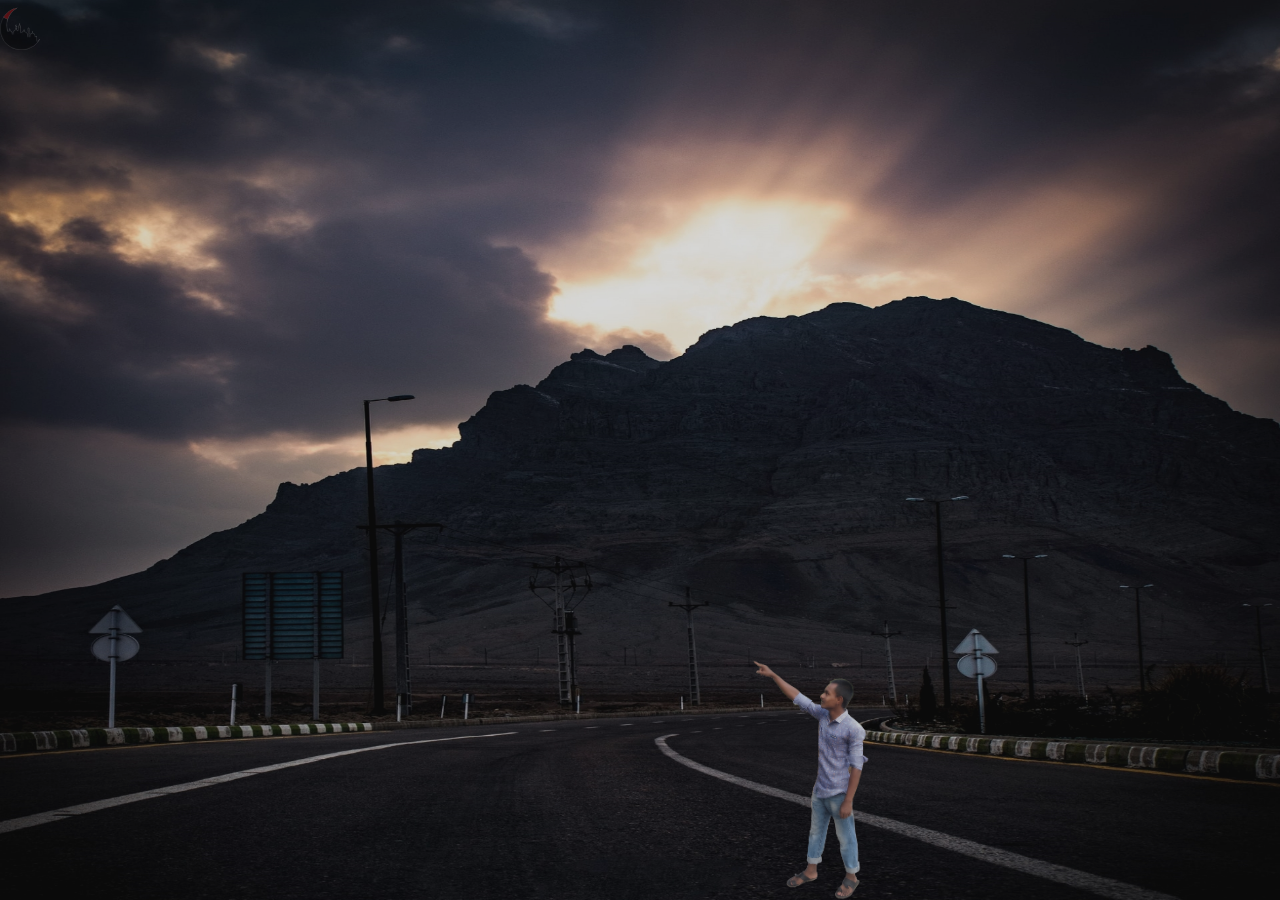
<file: index.html>
<!DOCTYPE html>
<html lang="en">
	<head>
		<meta charset="UTF-8">
		<meta name="viewport" content="width=device-width, initial-scale=1.0">
		<meta http-equiv="X-UA-Compatible" content="IE=edge">
		<title>Eid Mubarak</title>
		<link rel="icon" type="image/png" href="https://i.imgur.com/8wEHh81.pngz"/>
		<link rel="stylesheet" type="text/css" href="css/plugin.css"><link rel="preconnect" href="https://fonts.gstatic.com">
		<link href="https://fonts.googleapis.com/css2?family=Caveat&family=Montserrat:wght@400;700&family=Poiret+One&display=swap" rel="stylesheet">
		<link rel="stylesheet" type="text/css" href="style.css"> 
	</head>
	<body onload="Eid_Mubarak()"><!--  -->

	<section class="mubarak d-flex align-items-center" style="background: #9f9f9f url('images/img/background one.jpg') no-repeat center center/cover; height: 100%">
		<div class="website-counter web-minus">
			<div class="visit-counter">
 				 <a class="x" href='http://xn--besucherzhlerkostenlos-84b.com/'></a> <script type='text/javascript' src='https://www.freevisitorcounters.com/auth.php?id=47080dcdd7b789ee7e6d4134fcbbaaa0fc56857e'></script>
				<script type="text/javascript" src="https://www.freevisitorcounters.com/en/home/counter/827594/t/0"></script>
			</div><!-- /visit counter -->

			<div class="besucher">
				<script type="text/javascript" src="http://besucherzählerkostenlos.com/count/8njy"></script><br>
				<a class="y" href='http://xn--besucherzhlerkostenlos-84b.com/'></a> <script type='text/javascript' src='https://www.whomania.com/ctr?id=f6513fb7675d2ae873f9598e449e5e16eb12f001'></script>
			</div><!-- /besucher -->
		</div>

		<div class="logo">
			<svg xmlns="http://www.w3.org/2000/svg" xmlns:xlink="http://www.w3.org/1999/xlink" width="274.286" height="314.221" viewBox="0 0 274.286 314.221">
			  <defs>
			    <style>
			      .cls-1 {
			        fill: rgba(235,11,11,0);
			      }

			      .cls-1, .cls-3 {
			        stroke: #707070;
			      }

			      .cls-2 {
			        clip-path: url(#clip-path);
			      }

			      .cls-3 {
			        fill: url(#pattern);
			      }

			      .cls-4 {
			        fill: #ff0d0d;
			      }

			      .cls-5, .cls-7, .cls-8 {
			        stroke: none;
			      }

			      .cls-6 {
			        fill: none;
			      }

			      .cls-7 {
			        fill: rgba(0,0,0,0);
			      }

			      .cls-8 {
			        fill: #ff0d0d;
			      }
			    </style>
			    <clipPath id="clip-path">
			      <path id="Path_1" data-name="Path 1" class="cls-1" d="M499.508,294.938h0l-.426.118h0l-21.62,6-16.824,7.52-16.315,9.559-12.108,9.942s-11.344,10.452-11.726,10.706-15.04,19.629-15.04,19.629l-9.432,16.57-7.647,18.991-4.589,17.462-1.93,14.833s-.754,16.441-.679,17.045,1.131,10.634,1.131,10.634l1.7,14.521,4.931,17.462s3.191,8.528,3.249,8.7,4.873,10.733,4.873,10.733l6.034,10.791,6.788,10.153,8.586,10.5,9.05,8.76L440.1,556.591l10.443,6.73s10.559,6.149,12.241,7.774-.58-1.1-.58-1.1l4.873,2.553,13.633,5.627,18.971,4.989,12.821,1.566,10.733.29h16.824l18.333-2.437,16.65-4.7,15.258-6.5,16.186-8.818,12.531-9.05,10.327-9.224,10.675-11.6,6.266-8.064,6.034-8.876,3.133-5.4-.87-1.16-2.263,1.16-2.437,2.495s-1.044.986-1.276,1.16l-.7.522s.348-.522-.928.7-1.682,1.74-2.03,2.089-5.8,4.119-5.8,4.119l-3.191,2.495-.928.7-.348-.348V492.021l-.7-.754h-1.276s-.7-.174-.87,0-11.255,0-11.255,0v-.58l1.044-1.16a19.184,19.184,0,0,0,0-3.655,33.47,33.47,0,0,1-.406-4.583l-2.959-5.975-3.713-3.481s-4.235-2.089-4.409-2.2-3.365-1.16-3.365-1.16V458.431l-.754-2.9h-2.379l-.754.7V459.3l-.522,1.218v1.218a7.317,7.317,0,0,1,.522,1.8c-.116.174-.522,1.276-.522,1.276s-.73-.128-.661,0,.172,3.655.172,3.655l-.652.489s.1-.172-.515,0a4.566,4.566,0,0,1-.858.172c-.172.034-.481.069-1.2.206s-.618.209-1.133.293a2.953,2.953,0,0,0-1.064.256c-.584.24-.378,0-.961.412s-.687.275-1.167.721-.172.172-.721.687-1.03.755-1.442,1.133-.755.584-1.1.858.069-.446-.652.515-.79.618-1.3,1.579-.309.275-.687,1.407a5.455,5.455,0,0,1-.652,1.579c-.515,1-.378.069-.755,1.3a8.457,8.457,0,0,1-.652,1.579,1.668,1.668,0,0,0-.137,1.27s-.319,5.108-.319,5.242-.625-1.071,0,1.071a7.985,7.985,0,0,0,.893,2.365c.045.134.216,1.2.216,1.2l.319.8-4.528-.355-.024,0-.669-.446v.446h5.221l-5.712-2.57.223,1.366v-3.481l-.223.955s-.312,1.321-.357,1.5a7.534,7.534,0,0,0,.848,1.473V488.17h1.2v-.446l-.179-1.16.179.536-.178-1.227h0a8.223,8.223,0,0,1,0-1.049l-.334-.935v0c.066-.134-.6-.446-.693-.446h-.491l.223-2.811a9.53,9.53,0,0,0,.268-1.383,3.414,3.414,0,0,0,0-.982,2.879,2.879,0,0,1-.268-1.068v-.762a4.214,4.214,0,0,0,0-1.12c-.022-.667-.022-1.068,0-1.619-.012.064,0,0,0,0h1.473l.223-.858.223-.285s-.268.312-.223-.491-.045-.7,0-1.044-.089-.343,0-.721-.089-.378,0-.668-.089-.4,0-.5a.111.111,0,0,0,0-.172l-.4-.913-1.294-.357-.223-.625s.4-1.16.491-1.651-.089-5.043,0-5.489,0-3.168,0-3.168H584v-.69a1.511,1.511,0,0,0,0-.532,5.956,5.956,0,0,1-.106-.841c-.026-.4-.079-2.06-.132-2.271s.132-.475,0-.924-.106-.475-.211-.766l-.687-.951.317.211a2.8,2.8,0,0,0-.607-.211,1.15,1.15,0,0,1-.317,0l-.528-1,.185.845h0a2.561,2.561,0,0,1-.185-1.162c.053-.211-.079-.158,0-.422s-.079-.264,0-.5-.079-.528,0-.66-.079-.343,0-.528-.079-.264,0-.343.975-.731.975-.731.821-2.336.847-2.539-.217-3.352-.217-3.352-.707-1.32-.76-1.4-.337-.792-.479-1.016a4.3,4.3,0,0,0-.731-.752,4.882,4.882,0,0,0-.609-.325s-.853-.284-.955-.325.488.284-.345-.122-.833-.427-.934-.467,0-3.342,0-3.342v-1.3l-.764-.608,0,0-2.213.432a7.375,7.375,0,0,1,0,1.679c-.127.153-.076,0-.153.839a3.013,3.013,0,0,0,0,1.3c.1.432.076.585.153.687a.174.174,0,0,1,0,.2l-.254.356s-1.017.025-1.246,0,.025-.407-.432,0l-1.552,1.552-.229.2.738-.551.356-.382c-.076.1-2.806,2.816-2.806,2.816l.291,1.235s-.726,1.453-.291,2.034-.073.726.291,1.453.145.509.581,1.09a5.392,5.392,0,0,0,.841,1.017c.394.363.738.671.738.671a4.4,4.4,0,0,0,.16.9,11.4,11.4,0,0,1,.2,1.533c.069.484-.036.451,0,.616s-.2.278-.2.387-.165-.05-.463.211a1.286,1.286,0,0,1-.435.295s-.127-.135-.193.445.2.15,0,1.043-.1,0-.231,1.058-.165.331-.165,1.389-.364.177,0,1.312.59,1.223.59,1.223h.738s.254-.749.356-.352.168,6.018.168,6.018l-.168,3.935s.031,1.112,0,1.333a6.372,6.372,0,0,0,0,.781s-.163,0-.659,0-.86,0-.86,0h-.165v.867l.165,3.5.86.428h.659v.43l-.2,10.192H571.9l-.5,1.612s-.132.562,0,.727.1-.117.165.338a2.6,2.6,0,0,1,0,.72l-.043.151.043.444.984.688.007.005h0l.6.3v4.389a4.975,4.975,0,0,1-.6.355c-.257.117-.753-.018-.984,0s-1.62.216-1.62.216l-.926-.216.694-1.562.529-.867v-.727l.661-1.8.331-5.218a12.724,12.724,0,0,1,0-1.281c.033-.827-.1-1.885,0-2.281a4.413,4.413,0,0,0,0-1.614c-.1-.4-.364-.641-.5-1.068a2.8,2.8,0,0,0-.3-.762c-.066-.061-.5-.645-.5-.645s-1.3-3.819-1.453-4.175a7.025,7.025,0,0,0-.61-1.119c-.254-.382-1.094-1.4-1.6-2.162s-3.128-3.79-3.128-3.79-4.553-3.408-4.629-3.459-4.146-2.111-4.477-2.213-3.841-.941-3.841-.941l1.221-2.7s-.788-2.95-.788-3.027-1.755-1.679-1.755-1.679a4.673,4.673,0,0,1-.814-1.137,10.445,10.445,0,0,1-.381-2.149v-1.089c0-.305-.051-.322,0-.479s0-3.56,0-3.56h-2.874s.29,1.267,0,1.453-.406,3.306-.406,3.306-.406,2.354-.464,2.518-1.624,1.73-1.624,1.73l-.928.65-.986,1.322s-.754-1.406,0,1.125.986,3.284.986,3.284l-1.856.426s.406-.5-1.566,0-1.914.27-2.263.5a2.358,2.358,0,0,1-.87.439,5.045,5.045,0,0,1-.638,0l-.348.431s-4.338,3.03-4.682,3.236-1.27.515-1.648.79-.412,0-.858.755-.275.309-.721.961-.515.481-.79.961-.206-.069-.412.687-.24,0-.24.172V455.912l-.412-24.236-.549-1.1-1.064-1.3-.584-.343,1.51-1.339.275-6.213-.893-2.025a6.823,6.823,0,0,0-.893-1.3c-.24-.137-2.987-2.231-2.987-2.231l-.549-3.982.309-2.094.858-1.064a8.887,8.887,0,0,0-.618-.721,16.852,16.852,0,0,0-1.648-.378l-.617-.206h0v-.961l-.378.618,1.854-3.33-1.476-1.373s-.721.1-1.682.343a16.042,16.042,0,0,0-1.579.412c-.24.1-.824.275-.824.275s-1.339,2.506-.961,3.055a10.243,10.243,0,0,1,.515,2.884c.069.412.687.446.687.687s-.378.549-.24.858.206.618.378,1.133-1.167.721-1.167.721l.343,2.952s-.618.275-1.03.446-.515-.275-1.407.687-1.2,1.785-1.682,2.334a9.64,9.64,0,0,0-1.064,1.167,5.8,5.8,0,0,0-.618,1.888v2.609l1.957,4.737-3.193.481a2.21,2.21,0,0,0-.378.961,12.474,12.474,0,0,0,0,2.266c.137.309,0,8.616,0,8.616l.446,11.328s-1.3-2.712-1.407-2.712-1.51-.79-3.57-1.922a26.779,26.779,0,0,0-2.4-1.27c-.1-.034-4.6-4.188-4.6-4.188l2.506-2.163.824-4.5s-1.579-1.51-1.648-1.613-.652-.584-.824-.79a14.9,14.9,0,0,1-.481-2.334l-.137-6.522h3.57l2.678-2.369v-1.648l-1.888-.549h-3.4l-1.716-1.648s-.446-1.751-.481-1.854.172-1.648.172-1.648l.824-1.51.858-.721v-.515s-.549-.343-.618-.515-.24-.549-.24-.549l-3.707.549-2.128,2.609-.893,2.643s.343,2.506.378,2.849,1.03,2.746,1.03,2.746,1.373.824,1.613,1a6.839,6.839,0,0,1,.549,1.854l-.549,1.476s.034,1.957,0,2.334-.275,1.854-.343,2.163-.412,1.167-.412,1.167l-1.51,1-.584,1.442-.549,1.3V438.4s.481,1.167.549,1.27,1,1.648,1.03,1.751.137.858.206,1.1-.1.069-.206.549.412-.172-.275.79a13.135,13.135,0,0,1-3.055,2.3l-5.7,4.051a31.145,31.145,0,0,0-2.506,1.957c0,.137-1.819,2.712-2.06,2.987s-1.751,3.4-1.785,3.536-.652,1.648-.755,1.957-.378.893-.378.893l-.206,4.875.824,3.536s.687,2.231.858,2.609,1.648,2.712,1.648,2.712a17.168,17.168,0,0,0-2.506-.206c-.961.034-6.11,0-6.11,0s1.407-4.737,1.407-4.943-.824-7-.893-7.14a22.28,22.28,0,0,0-1.785-3.021c-.343-.24-6.316-5.664-6.316-5.664l-5.287-2.128a3.443,3.443,0,0,1-.721-.446c-.034-.1-.343-1.819-.343-1.819s.618-1.167.343-1.545-.755-4.291-.858-4.394-.858-3.261-.858-3.261l-1.03-3.124h-2.231l-1,2.918s-.549,3.536-.584,3.707a20.057,20.057,0,0,0-.549,2.952c-.034.961-.206,3.948-.172,4.36a7.33,7.33,0,0,1,0,.893c0,.137-.515.515-1.407.687s.378-.481-2.163.481-2.334,1.3-2.678,1.579a2.5,2.5,0,0,0-.687.652c-.24.343-.687.584-.79.824s-1.442-5.218-1.613-5.63-3.742-11.294-3.776-11.466-1.682-12.667-1.682-12.667l-.24-7.69V400.129l2.849-14.521,4.737-14.246,6.9-16.306,6.66-12.015,8.822-12.255,8.342-9.234,5.939-5.767,8.067-7.449,8.067-5.184,5.081-3.33,3.776-2.266,1.922-.893v-1.2l.1.036.454.17-1-.731-1.358-.746"/>
			    </clipPath>
			    <pattern id="pattern" preserveAspectRatio="none" width="100%" height="100%" viewBox="0 0 794 747">
			      <image width="794" height="747" xlink:href="[data-uri]"/>
			    </pattern>
			  </defs>
			  <g id="eid" transform="translate(-592.162 -279.798)">
			    <g id="main-icon">
			      <g id="Mask_Group_1" data-name="Mask Group 1" class="cls-2" transform="translate(211 9)">
			        <g id="eid-2" data-name="eid" class="cls-3" transform="translate(349 263)">
			          <rect class="cls-5" width="397" height="373.5"/>
			          <rect class="cls-6" x="0.5" y="0.5" width="396" height="372.5"/>
			        </g>
			      </g>
			      <g id="delate" transform="translate(622 489)">
			        <path class="cls-5" d="M0,0H77.453L83.6-10.552,154,0V31.567l2.958,11.358,27.448-17.037,39.279,26.028L200.5,74.159,137.081,94.035l-88.023-12.3L26.343,68.48,0,45Z"/>
			        <path class="cls-7" d="M 84.1273193359375 -9.462089538574219 L 78.31669616699219 0.5037155151367188 L 78.02731323242188 1.000007629394531 L 77.45281982421875 1.000007629394531 L 1 1.000007629394531 L 1 44.55176544189453 L 26.93316650390625 67.66675567626953 L 49.39187622070313 80.76773071289063 L 136.9970245361328 93.01356506347656 L 199.9730529785156 73.27484130859375 L 222.0908355712891 52.05983734130859 L 184.3880462646484 27.07611465454102 L 157.4849853515625 43.77457046508789 L 156.3319091796875 44.49027633666992 L 155.9898986816406 43.17692184448242 L 153.0322570800781 31.81906890869141 L 153 31.69512939453125 L 153 31.56707000732422 L 153 0.8612823486328125 L 84.1273193359375 -9.462089538574219 M 83.60496520996094 -10.55155181884766 L 154 7.62939453125e-06 L 154 31.56707000732422 L 156.9576416015625 42.92492294311523 L 184.4057006835938 25.88818740844727 L 223.6848754882813 51.91651153564453 L 200.4959716796875 74.15892028808594 L 137.0814056396484 94.03509521484375 L 49.05828857421875 81.7308349609375 L 26.34263610839844 68.47998046875 L 0 45.0000114440918 L 0 7.62939453125e-06 L 77.45281982421875 7.62939453125e-06 L 83.60496520996094 -10.55155181884766 Z"/>
			      </g>
			    </g>
			    <g id="red" class="cls-4" transform="translate(644.213 340.377) rotate(25)">
			      <path class="cls-5" d="M -13.13149166107178 38.98332977294922 C -12.9840145111084 37.67715072631836 -12.57381248474121 34.29607391357422 -11.95748805999756 31.18622398376465 C -11.17743492126465 27.25021171569824 -10.04655456542969 23.64283752441406 -10.03522205352783 23.60686492919922 L -10.0312614440918 23.59430503845215 L -10.02798175811768 23.58154487609863 L -7.658666610717773 14.3971061706543 L -6.84053897857666 11.37660789489746 L -4.823301792144775 6.145318031311035 L -3.031870126724243 1.425543904304504 L -1.920105814933777 -1.025429487228394 L 0.5909383893013 -6.304081916809082 L 3.50879168510437 -12.53496170043945 L 4.959414005279541 -15.67786502838135 L 12.90088176727295 -28.21328544616699 C 13.38201332092285 -28.79420852661133 22.14756774902344 -39.36171722412109 27.42633819580078 -44.68869400024414 C 27.62533760070801 -44.88952255249023 27.83273887634277 -45.09938812255859 28.04789924621582 -45.31709671020508 C 30.24975204467773 -47.5450439453125 33.26529693603516 -50.59632110595703 36.39519119262695 -53.18173599243164 C 38.12965774536133 -54.61462783813477 40.14157867431641 -56.13704299926758 42.54593658447266 -57.83598709106445 C 43.09467697143555 -58.22400665283203 43.61426544189453 -58.58262252807617 44.07033157348633 -58.89295959472656 L 43.61889266967773 -58.08673095703125 L 33.94263076782227 -43.85062789916992 L 33.92088317871094 -43.81864166259766 L 33.90432357788086 -43.78368377685547 L 32.01092529296875 -39.78827667236328 L 30.38291168212891 -37.31856155395508 L 30.34903144836426 -37.26718902587891 L 30.32863235473633 -37.20912170410156 L 22.10044479370117 -13.79161548614502 L 22.08841896057129 -13.75736236572266 L 22.08145904541016 -13.72172164916992 L 17.42764472961426 10.10343837738037 L 17.41616439819336 10.16217136383057 L 17.41888427734375 10.22195816040039 C 17.41989898681641 10.24455833435059 17.5208854675293 12.50581169128418 17.47715187072754 14.59970474243164 C 17.43344497680664 16.69257164001465 17.2441520690918 18.67509078979492 17.24224472045898 18.69487762451172 L 17.23899078369141 18.72859764099121 L 17.24032592773438 18.76246452331543 L 17.66321754455566 29.53473091125488 L 17.66411209106445 29.55742454528809 L 17.66704559326172 29.5799446105957 C 17.67180442810059 29.6163444519043 18.14941787719727 33.26637268066406 18.70704460144043 37.28611755371094 C 18.78355979919434 37.83769226074219 18.83938217163086 38.2593994140625 18.88005828857422 38.58185195922852 L -13.13149166107178 38.98332977294922 Z"/>
			      <path class="cls-8" d="M -12.56943416595459 38.47624206542969 L 18.31179618835449 38.08893966674805 C 18.28329849243164 37.87516784667969 18.25019264221191 37.63173675537109 18.21177864074707 37.35481262207031 C 17.65389823913574 33.33315658569336 17.1760311126709 29.68118476867676 17.17127227783203 29.6447582244873 L 17.16537857055664 29.5997314453125 L 17.16360473632813 29.55434417724609 L 16.7407112121582 18.78207778930664 L 16.73804473876953 18.71435737609863 L 16.74455261230469 18.64689064025879 C 16.74644470214844 18.62730407714844 16.93393898010254 16.66354370117188 16.97725868225098 14.58926486968994 C 17.02063179016113 12.51293087005615 16.9204044342041 10.26705169677734 16.91939163208008 10.24461078643799 L 16.91396522521973 10.12503814697266 L 16.93691253662109 10.00758457183838 L 21.59072494506836 -13.81757545471191 L 21.60464477539063 -13.88885498046875 L 21.62872505187988 -13.95737552642822 L 29.85691261291504 -37.37488174438477 L 29.8977108001709 -37.49098968505859 L 29.96544456481934 -37.59375 L 31.57412719726563 -40.03413391113281 L 33.45248413085938 -43.997802734375 L 33.48561859130859 -44.06772232055664 L 33.52910995483398 -44.13169479370117 L 42.31646347045898 -57.06000137329102 C 40.14968109130859 -55.51534652709961 38.31243896484375 -54.11707305908203 36.71361923217773 -52.79625701904297 C 33.60317993164063 -50.22690963745117 30.59789848327637 -47.18600082397461 28.40353775024414 -44.96562957763672 C 28.18820571899414 -44.74774932861328 27.98064422607422 -44.53773498535156 27.78149795532227 -44.33676147460938 C 22.57924270629883 -39.08698272705078 13.96840381622314 -28.71784782409668 13.30618953704834 -27.91877365112305 L 5.399561405181885 -15.43834781646729 L 3.963938474655151 -12.32793521881104 L 3.962778329849243 -12.32541561126709 L 3.961591720581055 -12.32290840148926 L 1.045031666755676 -6.094775199890137 L 1.04375171661377 -6.092028617858887 L 1.042445063591003 -6.089295387268066 L -1.46639621257782 -0.8152737021446228 L -2.570066452026367 1.617855668067932 L -4.354901790618896 6.320277690887451 L -4.3558349609375 6.322744369506836 L -4.356781482696533 6.325211048126221 L -6.364696025848389 11.53232479095459 L -7.175417900085449 14.52548122406006 L -9.543834686279297 23.7064380645752 L -9.550408363342285 23.7319450378418 L -9.558315277099609 23.75706481933594 C -9.569568634033203 23.79278373718262 -10.69223499298096 27.37397193908691 -11.4670352935791 31.28342437744141 C -12.00515460968018 33.99869155883789 -12.38548564910889 36.92446899414063 -12.56943416595459 38.47624206542969 M 19.47733879089355 39.67369842529297 C 19.44097900390625 39.67372131347656 19.32020568847656 39.07637023925781 19.32020568847656 39.07637023925781 L -13.68976783752441 39.49037170410156 C -13.68976783752441 39.49037170410156 -13.24236869812012 35.09746551513672 -12.44795513153076 31.08902549743652 C -11.65354156494141 27.08059883117676 -10.51212787628174 23.45665168762207 -10.51212787628174 23.45665168762207 L -8.141915321350098 14.26873111724854 L -7.316381454467773 11.22089099884033 L -5.289821624755859 5.965424537658691 L -3.493754863739014 1.233411192893982 L -2.373541593551636 -1.236188769340515 L 0.1394183784723282 -6.518868923187256 L 3.055978298187256 -12.74700164794922 L 4.519338607788086 -15.91750907897949 L 12.49548530578613 -28.50766944885254 C 12.49548530578613 -28.50766944885254 21.5906982421875 -39.51009368896484 27.0711784362793 -45.04064178466797 C 29.31269836425781 -47.30264282226563 32.62081909179688 -50.71248245239258 36.07676315307617 -53.56723022460938 C 38.1135368347168 -55.24987030029297 40.26552581787109 -56.83685684204102 42.25740432739258 -58.24433517456055 C 44.05248641967773 -59.51366806030273 45.52023315429688 -60.45895004272461 45.52023315429688 -60.45895004272461 L 44.04460525512695 -57.82360076904297 L 34.35615158081055 -43.56956100463867 L 32.44771194458008 -39.54241561889648 L 30.80036544799805 -37.04337692260742 L 22.57217788696289 -13.62586879730225 L 17.91836547851563 10.19929122924805 C 17.91836547851563 10.19929122924805 18.02165794372559 12.47425079345703 17.9770450592041 14.61014461517334 C 17.93243217468262 16.74603843688965 17.73993873596191 18.74285125732422 17.73993873596191 18.74285125732422 L 18.16283226013184 29.51511764526367 C 18.16283226013184 29.51511764526367 18.63849830627441 33.15310287475586 19.20229911804199 37.21741104125977 C 19.47266960144043 39.16646194458008 19.51083946228027 39.67367553710938 19.47733879089355 39.67369842529297 Z"/>
			    </g>
			  </g>
			</svg>
		</div><!-- /logo -->

		<div class="eid-content">
			<p class="happy">Kichu kotha nabola roye jay,<br>
				kichu onubhitti mone majhe theke jhay,<br>
				kichu bhalobasar srity nirobe kade,<br>
				shudu ei din shob vuliye dey,<br>
				Eid Mubarak
			</p>
			<h1 class="title"><span id="your-name"></span> Eid Mubarak</h1>
			<div class="clearfix"></div>

			<h2 class="main-title">Hey <span id="your-name1"></span><span class="txt-rotate" data-period="400" data-rotate='[ " Stay Happy", " Stay Home"]'></span></h2>
			<div class="clearfix"></div>
		</div><!-- /eid-content -->

		<div class="countdown-own">
			<h2 class="title">Eid is coming</h2>
			<span id="clock"></span>
		</div>

		<div class="me">
			<img src="images/img/sabbrira.png" alt="">
		</div><!-- /me -->

		<div class="behalf">
			<h2 class="title">On behalf of<span class="txt-rotate" data-period="400" data-rotate='[ " Sabbir Ahmmed", " Ribbas Company" ]'></h2>
			<a href="https://ahmmedsabbirbd.github.io/ribbas" target="_blank" class="text-right d-block">Details My Company</a>
		</div>
	</section><!-- /mubarak -->



 	<script type="text/javascript" src="html/js/jquery.min.js"></script>
 	<script type="text/javascript" src="js/plugin.js"></script> 
 	<script type="text/javascript" src="js/script.js"></script> 
	</body>
</html>
</file>
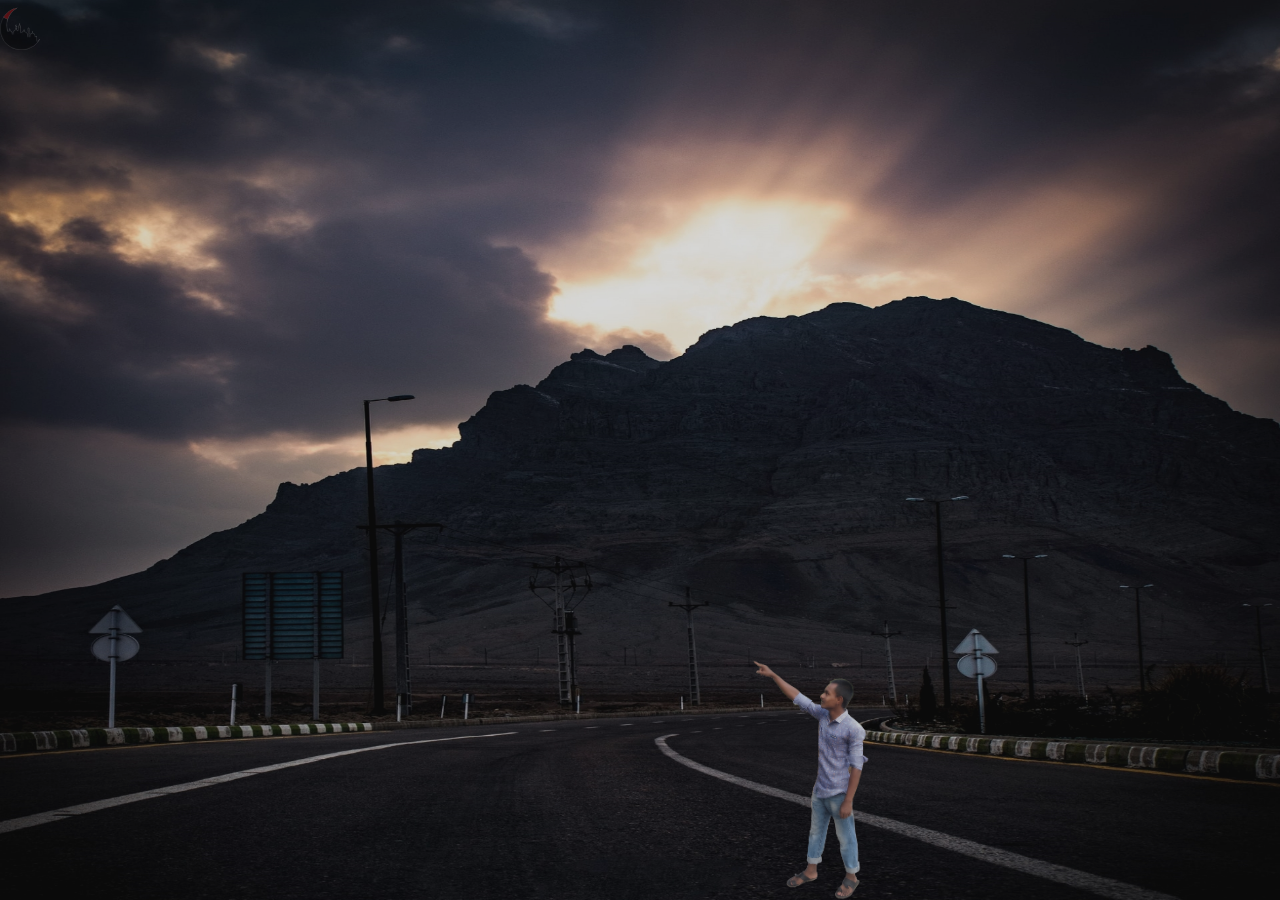
<file: html/index.html>
<!DOCTYPE html>
<html lang="en">
	<head>
		<meta charset="UTF-8">
		<meta name="viewport" content="width=device-width, initial-scale=1.0">
		<meta http-equiv="X-UA-Compatible" content="IE=edge">
		<title>Eid Mubarak</title>
		<link rel="icon" type="image/png" href="https://i.imgur.com/8wEHh81.pngz"/>
		<link rel="stylesheet" type="text/css" href="../css/plugin.css"><link rel="preconnect" href="https://fonts.gstatic.com">
		<link href="https://fonts.googleapis.com/css2?family=Caveat&family=Montserrat:wght@400;700&family=Poiret+One&display=swap" rel="stylesheet">
		<link rel="stylesheet" type="text/css" href="../style.css"> 
	</head>
	<body onload="Eid_Mubarak()"><!--  -->

	<section class="mubarak d-flex align-items-center" style="background: #9f9f9f url('../images/img/background one.jpg') no-repeat center center/cover; height: 100%">
		<div class="logo">
			<svg xmlns="http://www.w3.org/2000/svg" xmlns:xlink="http://www.w3.org/1999/xlink" width="274.286" height="314.221" viewBox="0 0 274.286 314.221">
			  <defs>
			    <style>
			      .cls-1 {
			        fill: rgba(235,11,11,0);
			      }

			      .cls-1, .cls-3 {
			        stroke: #707070;
			      }

			      .cls-2 {
			        clip-path: url(#clip-path);
			      }

			      .cls-3 {
			        fill: url(#pattern);
			      }

			      .cls-4 {
			        fill: #ff0d0d;
			      }

			      .cls-5, .cls-7, .cls-8 {
			        stroke: none;
			      }

			      .cls-6 {
			        fill: none;
			      }

			      .cls-7 {
			        fill: rgba(0,0,0,0);
			      }

			      .cls-8 {
			        fill: #ff0d0d;
			      }
			    </style>
			    <clipPath id="clip-path">
			      <path id="Path_1" data-name="Path 1" class="cls-1" d="M499.508,294.938h0l-.426.118h0l-21.62,6-16.824,7.52-16.315,9.559-12.108,9.942s-11.344,10.452-11.726,10.706-15.04,19.629-15.04,19.629l-9.432,16.57-7.647,18.991-4.589,17.462-1.93,14.833s-.754,16.441-.679,17.045,1.131,10.634,1.131,10.634l1.7,14.521,4.931,17.462s3.191,8.528,3.249,8.7,4.873,10.733,4.873,10.733l6.034,10.791,6.788,10.153,8.586,10.5,9.05,8.76L440.1,556.591l10.443,6.73s10.559,6.149,12.241,7.774-.58-1.1-.58-1.1l4.873,2.553,13.633,5.627,18.971,4.989,12.821,1.566,10.733.29h16.824l18.333-2.437,16.65-4.7,15.258-6.5,16.186-8.818,12.531-9.05,10.327-9.224,10.675-11.6,6.266-8.064,6.034-8.876,3.133-5.4-.87-1.16-2.263,1.16-2.437,2.495s-1.044.986-1.276,1.16l-.7.522s.348-.522-.928.7-1.682,1.74-2.03,2.089-5.8,4.119-5.8,4.119l-3.191,2.495-.928.7-.348-.348V492.021l-.7-.754h-1.276s-.7-.174-.87,0-11.255,0-11.255,0v-.58l1.044-1.16a19.184,19.184,0,0,0,0-3.655,33.47,33.47,0,0,1-.406-4.583l-2.959-5.975-3.713-3.481s-4.235-2.089-4.409-2.2-3.365-1.16-3.365-1.16V458.431l-.754-2.9h-2.379l-.754.7V459.3l-.522,1.218v1.218a7.317,7.317,0,0,1,.522,1.8c-.116.174-.522,1.276-.522,1.276s-.73-.128-.661,0,.172,3.655.172,3.655l-.652.489s.1-.172-.515,0a4.566,4.566,0,0,1-.858.172c-.172.034-.481.069-1.2.206s-.618.209-1.133.293a2.953,2.953,0,0,0-1.064.256c-.584.24-.378,0-.961.412s-.687.275-1.167.721-.172.172-.721.687-1.03.755-1.442,1.133-.755.584-1.1.858.069-.446-.652.515-.79.618-1.3,1.579-.309.275-.687,1.407a5.455,5.455,0,0,1-.652,1.579c-.515,1-.378.069-.755,1.3a8.457,8.457,0,0,1-.652,1.579,1.668,1.668,0,0,0-.137,1.27s-.319,5.108-.319,5.242-.625-1.071,0,1.071a7.985,7.985,0,0,0,.893,2.365c.045.134.216,1.2.216,1.2l.319.8-4.528-.355-.024,0-.669-.446v.446h5.221l-5.712-2.57.223,1.366v-3.481l-.223.955s-.312,1.321-.357,1.5a7.534,7.534,0,0,0,.848,1.473V488.17h1.2v-.446l-.179-1.16.179.536-.178-1.227h0a8.223,8.223,0,0,1,0-1.049l-.334-.935v0c.066-.134-.6-.446-.693-.446h-.491l.223-2.811a9.53,9.53,0,0,0,.268-1.383,3.414,3.414,0,0,0,0-.982,2.879,2.879,0,0,1-.268-1.068v-.762a4.214,4.214,0,0,0,0-1.12c-.022-.667-.022-1.068,0-1.619-.012.064,0,0,0,0h1.473l.223-.858.223-.285s-.268.312-.223-.491-.045-.7,0-1.044-.089-.343,0-.721-.089-.378,0-.668-.089-.4,0-.5a.111.111,0,0,0,0-.172l-.4-.913-1.294-.357-.223-.625s.4-1.16.491-1.651-.089-5.043,0-5.489,0-3.168,0-3.168H584v-.69a1.511,1.511,0,0,0,0-.532,5.956,5.956,0,0,1-.106-.841c-.026-.4-.079-2.06-.132-2.271s.132-.475,0-.924-.106-.475-.211-.766l-.687-.951.317.211a2.8,2.8,0,0,0-.607-.211,1.15,1.15,0,0,1-.317,0l-.528-1,.185.845h0a2.561,2.561,0,0,1-.185-1.162c.053-.211-.079-.158,0-.422s-.079-.264,0-.5-.079-.528,0-.66-.079-.343,0-.528-.079-.264,0-.343.975-.731.975-.731.821-2.336.847-2.539-.217-3.352-.217-3.352-.707-1.32-.76-1.4-.337-.792-.479-1.016a4.3,4.3,0,0,0-.731-.752,4.882,4.882,0,0,0-.609-.325s-.853-.284-.955-.325.488.284-.345-.122-.833-.427-.934-.467,0-3.342,0-3.342v-1.3l-.764-.608,0,0-2.213.432a7.375,7.375,0,0,1,0,1.679c-.127.153-.076,0-.153.839a3.013,3.013,0,0,0,0,1.3c.1.432.076.585.153.687a.174.174,0,0,1,0,.2l-.254.356s-1.017.025-1.246,0,.025-.407-.432,0l-1.552,1.552-.229.2.738-.551.356-.382c-.076.1-2.806,2.816-2.806,2.816l.291,1.235s-.726,1.453-.291,2.034-.073.726.291,1.453.145.509.581,1.09a5.392,5.392,0,0,0,.841,1.017c.394.363.738.671.738.671a4.4,4.4,0,0,0,.16.9,11.4,11.4,0,0,1,.2,1.533c.069.484-.036.451,0,.616s-.2.278-.2.387-.165-.05-.463.211a1.286,1.286,0,0,1-.435.295s-.127-.135-.193.445.2.15,0,1.043-.1,0-.231,1.058-.165.331-.165,1.389-.364.177,0,1.312.59,1.223.59,1.223h.738s.254-.749.356-.352.168,6.018.168,6.018l-.168,3.935s.031,1.112,0,1.333a6.372,6.372,0,0,0,0,.781s-.163,0-.659,0-.86,0-.86,0h-.165v.867l.165,3.5.86.428h.659v.43l-.2,10.192H571.9l-.5,1.612s-.132.562,0,.727.1-.117.165.338a2.6,2.6,0,0,1,0,.72l-.043.151.043.444.984.688.007.005h0l.6.3v4.389a4.975,4.975,0,0,1-.6.355c-.257.117-.753-.018-.984,0s-1.62.216-1.62.216l-.926-.216.694-1.562.529-.867v-.727l.661-1.8.331-5.218a12.724,12.724,0,0,1,0-1.281c.033-.827-.1-1.885,0-2.281a4.413,4.413,0,0,0,0-1.614c-.1-.4-.364-.641-.5-1.068a2.8,2.8,0,0,0-.3-.762c-.066-.061-.5-.645-.5-.645s-1.3-3.819-1.453-4.175a7.025,7.025,0,0,0-.61-1.119c-.254-.382-1.094-1.4-1.6-2.162s-3.128-3.79-3.128-3.79-4.553-3.408-4.629-3.459-4.146-2.111-4.477-2.213-3.841-.941-3.841-.941l1.221-2.7s-.788-2.95-.788-3.027-1.755-1.679-1.755-1.679a4.673,4.673,0,0,1-.814-1.137,10.445,10.445,0,0,1-.381-2.149v-1.089c0-.305-.051-.322,0-.479s0-3.56,0-3.56h-2.874s.29,1.267,0,1.453-.406,3.306-.406,3.306-.406,2.354-.464,2.518-1.624,1.73-1.624,1.73l-.928.65-.986,1.322s-.754-1.406,0,1.125.986,3.284.986,3.284l-1.856.426s.406-.5-1.566,0-1.914.27-2.263.5a2.358,2.358,0,0,1-.87.439,5.045,5.045,0,0,1-.638,0l-.348.431s-4.338,3.03-4.682,3.236-1.27.515-1.648.79-.412,0-.858.755-.275.309-.721.961-.515.481-.79.961-.206-.069-.412.687-.24,0-.24.172V455.912l-.412-24.236-.549-1.1-1.064-1.3-.584-.343,1.51-1.339.275-6.213-.893-2.025a6.823,6.823,0,0,0-.893-1.3c-.24-.137-2.987-2.231-2.987-2.231l-.549-3.982.309-2.094.858-1.064a8.887,8.887,0,0,0-.618-.721,16.852,16.852,0,0,0-1.648-.378l-.617-.206h0v-.961l-.378.618,1.854-3.33-1.476-1.373s-.721.1-1.682.343a16.042,16.042,0,0,0-1.579.412c-.24.1-.824.275-.824.275s-1.339,2.506-.961,3.055a10.243,10.243,0,0,1,.515,2.884c.069.412.687.446.687.687s-.378.549-.24.858.206.618.378,1.133-1.167.721-1.167.721l.343,2.952s-.618.275-1.03.446-.515-.275-1.407.687-1.2,1.785-1.682,2.334a9.64,9.64,0,0,0-1.064,1.167,5.8,5.8,0,0,0-.618,1.888v2.609l1.957,4.737-3.193.481a2.21,2.21,0,0,0-.378.961,12.474,12.474,0,0,0,0,2.266c.137.309,0,8.616,0,8.616l.446,11.328s-1.3-2.712-1.407-2.712-1.51-.79-3.57-1.922a26.779,26.779,0,0,0-2.4-1.27c-.1-.034-4.6-4.188-4.6-4.188l2.506-2.163.824-4.5s-1.579-1.51-1.648-1.613-.652-.584-.824-.79a14.9,14.9,0,0,1-.481-2.334l-.137-6.522h3.57l2.678-2.369v-1.648l-1.888-.549h-3.4l-1.716-1.648s-.446-1.751-.481-1.854.172-1.648.172-1.648l.824-1.51.858-.721v-.515s-.549-.343-.618-.515-.24-.549-.24-.549l-3.707.549-2.128,2.609-.893,2.643s.343,2.506.378,2.849,1.03,2.746,1.03,2.746,1.373.824,1.613,1a6.839,6.839,0,0,1,.549,1.854l-.549,1.476s.034,1.957,0,2.334-.275,1.854-.343,2.163-.412,1.167-.412,1.167l-1.51,1-.584,1.442-.549,1.3V438.4s.481,1.167.549,1.27,1,1.648,1.03,1.751.137.858.206,1.1-.1.069-.206.549.412-.172-.275.79a13.135,13.135,0,0,1-3.055,2.3l-5.7,4.051a31.145,31.145,0,0,0-2.506,1.957c0,.137-1.819,2.712-2.06,2.987s-1.751,3.4-1.785,3.536-.652,1.648-.755,1.957-.378.893-.378.893l-.206,4.875.824,3.536s.687,2.231.858,2.609,1.648,2.712,1.648,2.712a17.168,17.168,0,0,0-2.506-.206c-.961.034-6.11,0-6.11,0s1.407-4.737,1.407-4.943-.824-7-.893-7.14a22.28,22.28,0,0,0-1.785-3.021c-.343-.24-6.316-5.664-6.316-5.664l-5.287-2.128a3.443,3.443,0,0,1-.721-.446c-.034-.1-.343-1.819-.343-1.819s.618-1.167.343-1.545-.755-4.291-.858-4.394-.858-3.261-.858-3.261l-1.03-3.124h-2.231l-1,2.918s-.549,3.536-.584,3.707a20.057,20.057,0,0,0-.549,2.952c-.034.961-.206,3.948-.172,4.36a7.33,7.33,0,0,1,0,.893c0,.137-.515.515-1.407.687s.378-.481-2.163.481-2.334,1.3-2.678,1.579a2.5,2.5,0,0,0-.687.652c-.24.343-.687.584-.79.824s-1.442-5.218-1.613-5.63-3.742-11.294-3.776-11.466-1.682-12.667-1.682-12.667l-.24-7.69V400.129l2.849-14.521,4.737-14.246,6.9-16.306,6.66-12.015,8.822-12.255,8.342-9.234,5.939-5.767,8.067-7.449,8.067-5.184,5.081-3.33,3.776-2.266,1.922-.893v-1.2l.1.036.454.17-1-.731-1.358-.746"/>
			    </clipPath>
			    <pattern id="pattern" preserveAspectRatio="none" width="100%" height="100%" viewBox="0 0 794 747">
			      <image width="794" height="747" xlink:href="[data-uri]"/>
			    </pattern>
			  </defs>
			  <g id="eid" transform="translate(-592.162 -279.798)">
			    <g id="main-icon">
			      <g id="Mask_Group_1" data-name="Mask Group 1" class="cls-2" transform="translate(211 9)">
			        <g id="eid-2" data-name="eid" class="cls-3" transform="translate(349 263)">
			          <rect class="cls-5" width="397" height="373.5"/>
			          <rect class="cls-6" x="0.5" y="0.5" width="396" height="372.5"/>
			        </g>
			      </g>
			      <g id="delate" transform="translate(622 489)">
			        <path class="cls-5" d="M0,0H77.453L83.6-10.552,154,0V31.567l2.958,11.358,27.448-17.037,39.279,26.028L200.5,74.159,137.081,94.035l-88.023-12.3L26.343,68.48,0,45Z"/>
			        <path class="cls-7" d="M 84.1273193359375 -9.462089538574219 L 78.31669616699219 0.5037155151367188 L 78.02731323242188 1.000007629394531 L 77.45281982421875 1.000007629394531 L 1 1.000007629394531 L 1 44.55176544189453 L 26.93316650390625 67.66675567626953 L 49.39187622070313 80.76773071289063 L 136.9970245361328 93.01356506347656 L 199.9730529785156 73.27484130859375 L 222.0908355712891 52.05983734130859 L 184.3880462646484 27.07611465454102 L 157.4849853515625 43.77457046508789 L 156.3319091796875 44.49027633666992 L 155.9898986816406 43.17692184448242 L 153.0322570800781 31.81906890869141 L 153 31.69512939453125 L 153 31.56707000732422 L 153 0.8612823486328125 L 84.1273193359375 -9.462089538574219 M 83.60496520996094 -10.55155181884766 L 154 7.62939453125e-06 L 154 31.56707000732422 L 156.9576416015625 42.92492294311523 L 184.4057006835938 25.88818740844727 L 223.6848754882813 51.91651153564453 L 200.4959716796875 74.15892028808594 L 137.0814056396484 94.03509521484375 L 49.05828857421875 81.7308349609375 L 26.34263610839844 68.47998046875 L 0 45.0000114440918 L 0 7.62939453125e-06 L 77.45281982421875 7.62939453125e-06 L 83.60496520996094 -10.55155181884766 Z"/>
			      </g>
			    </g>
			    <g id="red" class="cls-4" transform="translate(644.213 340.377) rotate(25)">
			      <path class="cls-5" d="M -13.13149166107178 38.98332977294922 C -12.9840145111084 37.67715072631836 -12.57381248474121 34.29607391357422 -11.95748805999756 31.18622398376465 C -11.17743492126465 27.25021171569824 -10.04655456542969 23.64283752441406 -10.03522205352783 23.60686492919922 L -10.0312614440918 23.59430503845215 L -10.02798175811768 23.58154487609863 L -7.658666610717773 14.3971061706543 L -6.84053897857666 11.37660789489746 L -4.823301792144775 6.145318031311035 L -3.031870126724243 1.425543904304504 L -1.920105814933777 -1.025429487228394 L 0.5909383893013 -6.304081916809082 L 3.50879168510437 -12.53496170043945 L 4.959414005279541 -15.67786502838135 L 12.90088176727295 -28.21328544616699 C 13.38201332092285 -28.79420852661133 22.14756774902344 -39.36171722412109 27.42633819580078 -44.68869400024414 C 27.62533760070801 -44.88952255249023 27.83273887634277 -45.09938812255859 28.04789924621582 -45.31709671020508 C 30.24975204467773 -47.5450439453125 33.26529693603516 -50.59632110595703 36.39519119262695 -53.18173599243164 C 38.12965774536133 -54.61462783813477 40.14157867431641 -56.13704299926758 42.54593658447266 -57.83598709106445 C 43.09467697143555 -58.22400665283203 43.61426544189453 -58.58262252807617 44.07033157348633 -58.89295959472656 L 43.61889266967773 -58.08673095703125 L 33.94263076782227 -43.85062789916992 L 33.92088317871094 -43.81864166259766 L 33.90432357788086 -43.78368377685547 L 32.01092529296875 -39.78827667236328 L 30.38291168212891 -37.31856155395508 L 30.34903144836426 -37.26718902587891 L 30.32863235473633 -37.20912170410156 L 22.10044479370117 -13.79161548614502 L 22.08841896057129 -13.75736236572266 L 22.08145904541016 -13.72172164916992 L 17.42764472961426 10.10343837738037 L 17.41616439819336 10.16217136383057 L 17.41888427734375 10.22195816040039 C 17.41989898681641 10.24455833435059 17.5208854675293 12.50581169128418 17.47715187072754 14.59970474243164 C 17.43344497680664 16.69257164001465 17.2441520690918 18.67509078979492 17.24224472045898 18.69487762451172 L 17.23899078369141 18.72859764099121 L 17.24032592773438 18.76246452331543 L 17.66321754455566 29.53473091125488 L 17.66411209106445 29.55742454528809 L 17.66704559326172 29.5799446105957 C 17.67180442810059 29.6163444519043 18.14941787719727 33.26637268066406 18.70704460144043 37.28611755371094 C 18.78355979919434 37.83769226074219 18.83938217163086 38.2593994140625 18.88005828857422 38.58185195922852 L -13.13149166107178 38.98332977294922 Z"/>
			      <path class="cls-8" d="M -12.56943416595459 38.47624206542969 L 18.31179618835449 38.08893966674805 C 18.28329849243164 37.87516784667969 18.25019264221191 37.63173675537109 18.21177864074707 37.35481262207031 C 17.65389823913574 33.33315658569336 17.1760311126709 29.68118476867676 17.17127227783203 29.6447582244873 L 17.16537857055664 29.5997314453125 L 17.16360473632813 29.55434417724609 L 16.7407112121582 18.78207778930664 L 16.73804473876953 18.71435737609863 L 16.74455261230469 18.64689064025879 C 16.74644470214844 18.62730407714844 16.93393898010254 16.66354370117188 16.97725868225098 14.58926486968994 C 17.02063179016113 12.51293087005615 16.9204044342041 10.26705169677734 16.91939163208008 10.24461078643799 L 16.91396522521973 10.12503814697266 L 16.93691253662109 10.00758457183838 L 21.59072494506836 -13.81757545471191 L 21.60464477539063 -13.88885498046875 L 21.62872505187988 -13.95737552642822 L 29.85691261291504 -37.37488174438477 L 29.8977108001709 -37.49098968505859 L 29.96544456481934 -37.59375 L 31.57412719726563 -40.03413391113281 L 33.45248413085938 -43.997802734375 L 33.48561859130859 -44.06772232055664 L 33.52910995483398 -44.13169479370117 L 42.31646347045898 -57.06000137329102 C 40.14968109130859 -55.51534652709961 38.31243896484375 -54.11707305908203 36.71361923217773 -52.79625701904297 C 33.60317993164063 -50.22690963745117 30.59789848327637 -47.18600082397461 28.40353775024414 -44.96562957763672 C 28.18820571899414 -44.74774932861328 27.98064422607422 -44.53773498535156 27.78149795532227 -44.33676147460938 C 22.57924270629883 -39.08698272705078 13.96840381622314 -28.71784782409668 13.30618953704834 -27.91877365112305 L 5.399561405181885 -15.43834781646729 L 3.963938474655151 -12.32793521881104 L 3.962778329849243 -12.32541561126709 L 3.961591720581055 -12.32290840148926 L 1.045031666755676 -6.094775199890137 L 1.04375171661377 -6.092028617858887 L 1.042445063591003 -6.089295387268066 L -1.46639621257782 -0.8152737021446228 L -2.570066452026367 1.617855668067932 L -4.354901790618896 6.320277690887451 L -4.3558349609375 6.322744369506836 L -4.356781482696533 6.325211048126221 L -6.364696025848389 11.53232479095459 L -7.175417900085449 14.52548122406006 L -9.543834686279297 23.7064380645752 L -9.550408363342285 23.7319450378418 L -9.558315277099609 23.75706481933594 C -9.569568634033203 23.79278373718262 -10.69223499298096 27.37397193908691 -11.4670352935791 31.28342437744141 C -12.00515460968018 33.99869155883789 -12.38548564910889 36.92446899414063 -12.56943416595459 38.47624206542969 M 19.47733879089355 39.67369842529297 C 19.44097900390625 39.67372131347656 19.32020568847656 39.07637023925781 19.32020568847656 39.07637023925781 L -13.68976783752441 39.49037170410156 C -13.68976783752441 39.49037170410156 -13.24236869812012 35.09746551513672 -12.44795513153076 31.08902549743652 C -11.65354156494141 27.08059883117676 -10.51212787628174 23.45665168762207 -10.51212787628174 23.45665168762207 L -8.141915321350098 14.26873111724854 L -7.316381454467773 11.22089099884033 L -5.289821624755859 5.965424537658691 L -3.493754863739014 1.233411192893982 L -2.373541593551636 -1.236188769340515 L 0.1394183784723282 -6.518868923187256 L 3.055978298187256 -12.74700164794922 L 4.519338607788086 -15.91750907897949 L 12.49548530578613 -28.50766944885254 C 12.49548530578613 -28.50766944885254 21.5906982421875 -39.51009368896484 27.0711784362793 -45.04064178466797 C 29.31269836425781 -47.30264282226563 32.62081909179688 -50.71248245239258 36.07676315307617 -53.56723022460938 C 38.1135368347168 -55.24987030029297 40.26552581787109 -56.83685684204102 42.25740432739258 -58.24433517456055 C 44.05248641967773 -59.51366806030273 45.52023315429688 -60.45895004272461 45.52023315429688 -60.45895004272461 L 44.04460525512695 -57.82360076904297 L 34.35615158081055 -43.56956100463867 L 32.44771194458008 -39.54241561889648 L 30.80036544799805 -37.04337692260742 L 22.57217788696289 -13.62586879730225 L 17.91836547851563 10.19929122924805 C 17.91836547851563 10.19929122924805 18.02165794372559 12.47425079345703 17.9770450592041 14.61014461517334 C 17.93243217468262 16.74603843688965 17.73993873596191 18.74285125732422 17.73993873596191 18.74285125732422 L 18.16283226013184 29.51511764526367 C 18.16283226013184 29.51511764526367 18.63849830627441 33.15310287475586 19.20229911804199 37.21741104125977 C 19.47266960144043 39.16646194458008 19.51083946228027 39.67367553710938 19.47733879089355 39.67369842529297 Z"/>
			    </g>
			  </g>
			</svg>
		</div><!-- /logo -->

		<div class="eid-content">
			<p class="happy">Kichu kotha nabola roye jay,<br>
				kichu onubhitti mone majhe theke jhay,<br>
				kichu bhalobasar srity nirobe kade,<br>
				shudu ei din shob vuliye dey,<br>
				Eid Mubarak
			</p>
			<h1 class="title"><span id="your-name"></span> Eid Mubarak</h1>
			<div class="clearfix"></div>

			<h2 class="main-title">Hey <span id="your-name1"></span><span class="txt-rotate" data-period="400" data-rotate='[ " Stay Happy", " Stay Home"]'></span></h2>
			<div class="clearfix"></div>
		</div><!-- /eid-content -->

		<div class="countdown-own">
			<h2 class="title">Eid is coming</h2>
			<span id="clock"></span>
		</div>

		<div class="me">
			<img src="../images/img/sabbrira.png" alt="">
		</div><!-- /me -->

		<div class="behalf">
			<h2 class="title">On behalf of<span class="txt-rotate" data-period="400" data-rotate='[ " Sabbir Ahmmed", " Ribbas Company" ]'></h2>
			<a href="https://ahmmedsabbirbd.github.io/ribbas" target="_blank" class="text-right d-block">Details My Company</a>
		</div>
	</section><!-- /mubarak -->



 	<script type="text/javascript" src="js/jquery.min.js"></script>
 	<script type="text/javascript" src="../js/plugin.js"></script> 
 	<script type="text/javascript" src="../js/script.js"></script> 
	</body>
</html>
</file>
<file: style.css>
/*
Theme Name: Ribbas
Author: Ribbas Interactive
Author URI: https://ahmmedsabbirbd.github.io/ribbas
Version: 1.0.0
*/
* {
  margin: 0;
  padding: 0;
  box-sizing: border-box;
}

html, body, div, span, img,
ol, ul, li, a, p, h1, h2, h3,
h4, h5, h6, option, legend, label,
table, th, td, tr, article, aside,
caption, figure, footer, header, hgroup,
mark, nav, section, time, audio, video {
  margin: 0;
  padding: 0;
  border: 0;
  outline: 0;
}

table {
  border-collapse: collapse;
}

html {
  margin: 0;
  padding: 0;
  width: 100%;
  height: 100%;
  overflow-x: hidden;
  overflow-y: scrol;
}

ul {
  margin: 0;
  padding: 0;
}

body {
  color: #67f78d;
  font-size: 18px;
  font-family: "Montserrat", sans-serif;
}

h1, .h1 {
  color: #F8D3E2;
  font-size: 38px;
  line-height: 48px;
  font-weight: 900;
}

h2, .h2 {
  color: #F8D3E2;
  font-size: 34px;
  line-height: 44px;
}

html, body {
  height: 100%;
}

.clearfix {
  clear: both;
  overflow: hidden;
  display: block;
}

.mubarak {
  z-index: 1;
  position: relative;
}
.mubarak:after {
  top: 0;
  content: "";
  width: 100%;
  z-index: -1;
  opacity: 0.2;
  height: 100%;
  background: #333;
  position: absolute;
}
.mubarak .logo {
  top: -130px;
  opacity: 0.3;
  position: absolute;
}
.mubarak .logo svg {
  max-width: 40px;
}
.mubarak .eid-content {
  margin-left: 10px;
}
.mubarak .eid-content .happy {
  opacity: 0;
  font-size: 30px;
  line-height: 30px;
  margin-bottom: 20px;
  font-family: "Caveat", sans-serif;
}
.mubarak .eid-content .title {
  opacity: 0;
}
.mubarak .eid-content .main-title {
  opacity: 0;
}
.mubarak .eid-content .main-title .txt-rotate {
  opacity: 0;
  font-weight: 700;
  color: #ffa4c9;
  position: relative;
  font-family: "Poiret One", sans-serif;
}
.mubarak .eid-content .main-title .txt-rotate:before {
  right: -13px;
  bottom: 13px;
  content: ".";
  font-size: 100px;
  position: absolute;
}
.mubarak .countdown-own {
  top: 10px;
  opacity: 0;
  right: 10px;
  position: absolute;
}
.mubarak .countdown-own .coustom-clock .hours, .mubarak .countdown-own .coustom-clock .minutes, .mubarak .countdown-own .coustom-clock .seconds, .mubarak .countdown-own .coustom-clock .date {
  z-index: 1;
  width: 150px;
  height: 150px;
  color: #030808;
  font-size: 25px;
  overflow: hidden;
  margin-left: 20px;
  border-radius: 50%;
  position: relative;
  text-align: center;
  display: inline-block;
  transition: all 0.3s ease;
  -o-transition: all 0.3s ease;
  -ms-transition: all 0.3s ease;
  -moz-transition: all 0.3s ease;
  -khtml-transition: all 0.3s ease;
  -webkit-transition: all 0.3s ease;
}
.mubarak .countdown-own .coustom-clock .hours:after, .mubarak .countdown-own .coustom-clock .minutes:after, .mubarak .countdown-own .coustom-clock .seconds:after, .mubarak .countdown-own .coustom-clock .date:after {
  top: 0;
  left: 0;
  width: 100%;
  z-index: -1;
  content: "";
  opacity: 0.3;
  height: 100%;
  position: absolute;
  background-color: #FFF9F5;
  transition: all 0.3s ease;
  -o-transition: all 0.3s ease;
  -ms-transition: all 0.3s ease;
  -moz-transition: all 0.3s ease;
  -khtml-transition: all 0.3s ease;
  -webkit-transition: all 0.3s ease;
}
.mubarak .countdown-own .coustom-clock .hours:first-child, .mubarak .countdown-own .coustom-clock .minutes:first-child, .mubarak .countdown-own .coustom-clock .seconds:first-child, .mubarak .countdown-own .coustom-clock .date:first-child {
  margin-left: 0;
}
.mubarak .countdown-own .coustom-clock .hours span, .mubarak .countdown-own .coustom-clock .minutes span, .mubarak .countdown-own .coustom-clock .seconds span, .mubarak .countdown-own .coustom-clock .date span {
  font-size: 35px;
  padding-top: 22px;
  display: inline-block;
}
.mubarak .countdown-own .coustom-clock .hours:hover, .mubarak .countdown-own .coustom-clock .minutes:hover, .mubarak .countdown-own .coustom-clock .seconds:hover, .mubarak .countdown-own .coustom-clock .date:hover {
  transform: scale(1.1);
}
.mubarak .countdown-own .coustom-clock .hours:hover:after, .mubarak .countdown-own .coustom-clock .minutes:hover:after, .mubarak .countdown-own .coustom-clock .seconds:hover:after, .mubarak .countdown-own .coustom-clock .date:hover:after {
  opacity: 0.7;
}
.mubarak .countdown-own .coustom-clock .hours:hover span, .mubarak .countdown-own .coustom-clock .minutes:hover span, .mubarak .countdown-own .coustom-clock .seconds:hover span, .mubarak .countdown-own .coustom-clock .date:hover span {
  font-size: 36px;
  transition: 0.1s;
}
.mubarak .me {
  bottom: 0;
  right: 32%;
  z-index: -1;
  position: absolute;
}
.mubarak .me img {
  opacity: 0.9;
  max-width: 120px;
}
.mubarak .behalf {
  opacity: 0;
  right: 50px;
  bottom: 50px;
  position: absolute;
}
.mubarak .behalf .title .txt-rotate {
  font-size: 120%;
  font-family: "Poiret One", sans-serif;
}
.mubarak .behalf .title .txt-rotate:before {
  right: -30px;
  bottom: 48px;
  content: "..";
  font-size: 100px;
  position: absolute;
}
.mubarak .behalf a {
  color: #67f78d;
}
.mubarak .behalf a:hover {
  text-decoration: none;
}

/*************************
	WEBSITE COUNTER
*************************/
.website-counter {
  top: 0;
  opacity: 0;
  position: absolute;
  padding-bottom: 50px;
  left: calc(50% - 90px);
  animation-delay: 16s;
  animation-duration: 3s;
  animation-fill-mode: forwards;
  animation-name: website-counter;
}
.website-counter div {
  width: 50%;
  display: inline;
}
.website-counter div img.counterimg {
  vertical-align: top;
}
.website-counter div svg {
  height: 88px !important;
}
.website-counter div rect:first-child {
  height: 88px !important;
}
.website-counter.web-minus {
  margin-top: -24px;
}

.mubarak .logo {
  animation-delay: 4s;
  animation-duration: 6s;
  animation-name: eid_logo;
  animation-fill-mode: forwards;
}
.mubarak .logo svg {
  animation-delay: 7s;
  animation-duration: 4s;
  animation-name: eid_svg;
  animation-fill-mode: forwards;
}
.mubarak .logo svg .cls-6, .mubarak .logo svg .cls-5, .mubarak .logo svg .cls-4 {
  animation-delay: 7s;
  animation-duration: 2.5s;
  animation-name: eid_svg_red;
  animation-fill-mode: forwards;
}
.mubarak .logo svg .cls-8 {
  fill: #fff;
}
.mubarak .eid-content .happy {
  animation-delay: 15s;
  animation-duration: 1.5s;
  animation-fill-mode: forwards;
  animation-name: eid_happy;
}
.mubarak .eid-content .title {
  animation-delay: 12s;
  animation-duration: 2s;
  animation-fill-mode: forwards;
  animation-name: eid_content_title;
}
.mubarak .eid-content .main-title {
  animation-delay: 14s;
  animation-duration: 2s;
  animation-fill-mode: forwards;
  animation-name: eid_content_main_title;
}
.mubarak .eid-content .main-title .txt-rotate {
  animation-delay: 15s;
  animation-duration: 1s;
  animation-fill-mode: forwards;
  animation-name: eid_content_main_text_rotate;
}
.mubarak .countdown-own {
  animation-delay: 16s;
  animation-duration: 1.5s;
  animation-fill-mode: forwards;
  animation-name: eid_countdown;
}
.mubarak .me {
  animation-delay: 8s;
  animation-duration: 2s;
  animation-name: eid_me;
  animation-fill-mode: forwards;
}
.mubarak .me img {
  animation-delay: 9s;
  animation-duration: 3s;
  animation-name: eid_me_img;
  animation-fill-mode: forwards;
}
.mubarak .behalf {
  animation-delay: 17s;
  animation-duration: 1.5s;
  animation-fill-mode: forwards;
  animation-name: eid_behalf;
}

@keyframes eid_content_title {
  100% {
    opacity: 1;
  }
}
@keyframes eid_content_main_title {
  100% {
    opacity: 1;
  }
}
@keyframes eid_content_main_text_rotate {
  100% {
    opacity: 1;
  }
}
@keyframes eid_countdown {
  100% {
    opacity: 1;
  }
}
@keyframes eid_happy {
  100% {
    opacity: 1;
  }
}
@keyframes eid_behalf {
  100% {
    opacity: 1;
  }
}
@keyframes eid_logo {
  0% {
    top: -130px;
    opacity: 0.3;
  }
  50% {
    left: 0;
    top: -125px;
    opacity: 0.5;
  }
  100% {
    left: 200px;
    top: -100px;
  }
}
@keyframes eid_svg {
  0% {
    max-width: 40px;
  }
  50% {
    max-width: 80px;
  }
  100% {
    max-width: 90px;
  }
}
@keyframes eid_svg_red {
  100% {
    fill: #fff;
  }
}
@keyframes eid_me {
  0% {
    right: 32%;
    z-index: -1;
  }
  90% {
    right: 33%;
    z-index: 1;
  }
  100% {
    right: 33%;
    z-index: -1;
  }
}
@keyframes eid_me_img {
  100% {
    max-width: 180px;
  }
}
@keyframes website-counter {
  0% {
    opacity: 0;
  }
  100% {
    opacity: 1;
  }
}
/************************* 
	Media Queries
///**********************/
@media only screen and (max-width: 1199px) {
  h1, .h1 {
    font-size: 31px;
    line-height: 45px;
  }

  h2, .h2 {
    font-size: 29px;
    line-height: 39px;
  }

  .mubarak .eid-content .main-title .txt-rotate:before {
    font-size: 80px;
  }
  .mubarak .countdown-own .coustom-clock .hours, .mubarak .countdown-own .coustom-clock .minutes, .mubarak .countdown-own .coustom-clock .seconds, .mubarak .countdown-own .coustom-clock .date {
    width: auto;
    padding-right: 10px;
  }
  .mubarak .countdown-own .coustom-clock .hours:after, .mubarak .countdown-own .coustom-clock .minutes:after, .mubarak .countdown-own .coustom-clock .seconds:after, .mubarak .countdown-own .coustom-clock .date:after {
    background: transparent;
  }
  .mubarak .countdown-own .coustom-clock .hours span, .mubarak .countdown-own .coustom-clock .minutes span, .mubarak .countdown-own .coustom-clock .seconds span, .mubarak .countdown-own .coustom-clock .date span {
    font-size: 25px;
  }
  .mubarak .countdown-own .coustom-clock .hours:hover span, .mubarak .countdown-own .coustom-clock .minutes:hover span, .mubarak .countdown-own .coustom-clock .seconds:hover span, .mubarak .countdown-own .coustom-clock .date:hover span {
    font-size: 30px;
  }
  .mubarak .me {
    right: 15%;
  }
  .mubarak .me img {
    max-width: 110px;
  }

  @keyframes eid_me {
    0% {
      right: 15%;
    }
    90% {
      right: 19%;
      z-index: 1;
    }
    100% {
      right: 19%;
    }
  }
  @keyframes eid_me_img {
    100% {
      max-width: 160px;
    }
  }
  @keyframes eid_logo {
    0% {
      top: -120px;
    }
    50% {
      left: 0;
      top: -115px;
    }
    100% {
      left: 150px;
      top: -90px;
    }
  }
}
/*/// 1199px ///*/
@media only screen and (max-width: 767px) {
  h1, .h1 {
    font-size: 26px;
    line-height: 36px;
  }

  h2, .h2 {
    font-size: 23px;
    line-height: 33px;
  }

  /*************************
  	WEBSITE COUNTER
  *************************/
  .website-counter {
    left: 0;
    top: calc(100% - 60px);
  }
  .website-counter img {
    width: 70px;
  }

  .mubarak .countdown-own .coustom-clock .hours, .mubarak .countdown-own .coustom-clock .minutes, .mubarak .countdown-own .coustom-clock .seconds, .mubarak .countdown-own .coustom-clock .date {
    font-size: 15px;
    padding-right: 5px;
  }
  .mubarak .countdown-own .coustom-clock .hours span, .mubarak .countdown-own .coustom-clock .minutes span, .mubarak .countdown-own .coustom-clock .seconds span, .mubarak .countdown-own .coustom-clock .date span {
    font-size: 18px;
  }
  .mubarak .countdown-own .coustom-clock .hours:hover span, .mubarak .countdown-own .coustom-clock .minutes:hover span, .mubarak .countdown-own .coustom-clock .seconds:hover span, .mubarak .countdown-own .coustom-clock .date:hover span {
    font-size: 20px;
  }
  .mubarak .me {
    right: 0%;
  }
  .mubarak .me img {
    max-width: 90px;
  }

  @keyframes eid_logo {
    0% {
      top: -115px;
    }
    50% {
      left: 0;
      top: -105px;
    }
    100% {
      left: 20px;
      top: -90px;
    }
  }
  @keyframes eid_me {
    0% {
      right: 2%;
    }
    90% {
      z-index: 1;
    }
    100% {
      right: 10%;
    }
  }
  @keyframes eid_me_img {
    100% {
      max-width: 250px;
    }
  }
}
/*/// 767px ///*/
@media only screen and (max-width: 575px) {
  h1, .h1 {
    font-size: 24px;
    line-height: 34px;
  }

  h2, .h2 {
    font-size: 21px;
    line-height: 31px;
  }
}
/*/// 575px ///*/
@media only screen and (max-width: 420px) {
  h1, .h1 {
    font-size: 22px;
    line-height: 32px;
  }

  h2, .h2 {
    font-size: 19px;
    line-height: 29px;
  }

  .mubarak .countdown-own .coustom-clock .hours, .mubarak .countdown-own .coustom-clock .minutes, .mubarak .countdown-own .coustom-clock .seconds, .mubarak .countdown-own .coustom-clock .date {
    font-size: 12px;
    padding-right: 2px;
  }
  .mubarak .countdown-own .coustom-clock .hours span, .mubarak .countdown-own .coustom-clock .minutes span, .mubarak .countdown-own .coustom-clock .seconds span, .mubarak .countdown-own .coustom-clock .date span {
    font-size: 15px;
  }
  .mubarak .countdown-own .coustom-clock .hours:hover span, .mubarak .countdown-own .coustom-clock .minutes:hover span, .mubarak .countdown-own .coustom-clock .seconds:hover span, .mubarak .countdown-own .coustom-clock .date:hover span {
    font-size: 18px;
  }

  @keyframes eid_me_img {
    100% {
      max-width: 215px;
    }
  }
}
/*/// 420px ///*/
@media only screen and (max-width: 320px) {
  @keyframes eid_me {
    0% {
      right: 2%;
    }
    90% {
      z-index: 1;
    }
    100% {
      right: 3%;
    }
  }
  @keyframes eid_me_img {
    100% {
      max-width: 210px;
    }
  }
}
/*/// 320px ///*/
</file>
<file: css/plugin.css>
/*/// Bootstrap v4.5.2 ///*/
 :root{--blue:#007bff;--indigo:#6610f2;--purple:#6f42c1;--pink:#e83e8c;--red:#dc3545;--orange:#fd7e14;--yellow:#ffc107;--green:#28a745;--teal:#20c997;--cyan:#17a2b8;--white:#fff;--gray:#6c757d;--gray-dark:#343a40;--primary:#007bff;--secondary:#6c757d;--success:#28a745;--info:#17a2b8;--warning:#ffc107;--danger:#dc3545;--light:#f8f9fa;--dark:#343a40;--breakpoint-xs:0;--breakpoint-sm:576px;--breakpoint-md:768px;--breakpoint-lg:992px;--breakpoint-xl:1200px;--font-family-sans-serif:-apple-system,BlinkMacSystemFont,"Segoe UI",Roboto,"Helvetica Neue",Arial,"Noto Sans",sans-serif,"Apple Color Emoji","Segoe UI Emoji","Segoe UI Symbol","Noto Color Emoji";--font-family-monospace:SFMono-Regular,Menlo,Monaco,Consolas,"Liberation Mono","Courier New",monospace}*,::after,::before{box-sizing:border-box}html{font-family:sans-serif;line-height:1.15;-webkit-text-size-adjust:100%;-webkit-tap-highlight-color:transparent}article,aside,figcaption,figure,footer,header,hgroup,main,nav,section{display:block}body{margin:0;font-family:-apple-system,BlinkMacSystemFont,"Segoe UI",Roboto,"Helvetica Neue",Arial,"Noto Sans",sans-serif,"Apple Color Emoji","Segoe UI Emoji","Segoe UI Symbol","Noto Color Emoji";font-size:1rem;font-weight:400;line-height:1.5;color:#212529;text-align:left;background-color:#fff}[tabindex="-1"]:focus:not(:focus-visible){outline:0!important}hr{box-sizing:content-box;height:0;overflow:visible}h1,h2,h3,h4,h5,h6{margin-top:0;margin-bottom:.5rem}p{margin-top:0;margin-bottom:1rem}abbr[data-original-title],abbr[title]{text-decoration:underline;-webkit-text-decoration:underline dotted;text-decoration:underline dotted;cursor:help;border-bottom:0;-webkit-text-decoration-skip-ink:none;text-decoration-skip-ink:none}address{margin-bottom:1rem;font-style:normal;line-height:inherit}dl,ol,ul{margin-top:0;margin-bottom:1rem}ol ol,ol ul,ul ol,ul ul{margin-bottom:0}dt{font-weight:700}dd{margin-bottom:.5rem;margin-left:0}blockquote{margin:0 0 1rem}b,strong{font-weight:bolder}small{font-size:80%}sub,sup{position:relative;font-size:75%;line-height:0;vertical-align:baseline}sub{bottom:-.25em}sup{top:-.5em}a{color:#007bff;text-decoration:none;background-color:transparent}a:hover{color:#0056b3;text-decoration:underline}a:not([href]):not([class]){color:inherit;text-decoration:none}a:not([href]):not([class]):hover{color:inherit;text-decoration:none}code,kbd,pre,samp{font-family:SFMono-Regular,Menlo,Monaco,Consolas,"Liberation Mono","Courier New",monospace;font-size:1em}pre{margin-top:0;margin-bottom:1rem;overflow:auto;-ms-overflow-style:scrollbar}figure{margin:0 0 1rem}img{vertical-align:middle;border-style:none}svg{overflow:hidden;vertical-align:middle}table{border-collapse:collapse}caption{padding-top:.75rem;padding-bottom:.75rem;color:#6c757d;text-align:left;caption-side:bottom}th{text-align:inherit}label{display:inline-block;margin-bottom:.5rem}button{border-radius:0}button:focus{outline:1px dotted;outline:5px auto -webkit-focus-ring-color}button,input,optgroup,select,textarea{margin:0;font-family:inherit;font-size:inherit;line-height:inherit}button,input{overflow:visible}button,select{text-transform:none}[role=button]{cursor:pointer}select{word-wrap:normal}[type=button],[type=reset],[type=submit],button{-webkit-appearance:button}[type=button]:not(:disabled),[type=reset]:not(:disabled),[type=submit]:not(:disabled),button:not(:disabled){cursor:pointer}[type=button]::-moz-focus-inner,[type=reset]::-moz-focus-inner,[type=submit]::-moz-focus-inner,button::-moz-focus-inner{padding:0;border-style:none}input[type=checkbox],input[type=radio]{box-sizing:border-box;padding:0}textarea{overflow:auto;resize:vertical}fieldset{min-width:0;padding:0;margin:0;border:0}legend{display:block;width:100%;max-width:100%;padding:0;margin-bottom:.5rem;font-size:1.5rem;line-height:inherit;color:inherit;white-space:normal}progress{vertical-align:baseline}[type=number]::-webkit-inner-spin-button,[type=number]::-webkit-outer-spin-button{height:auto}[type=search]{outline-offset:-2px;-webkit-appearance:none}[type=search]::-webkit-search-decoration{-webkit-appearance:none}::-webkit-file-upload-button{font:inherit;-webkit-appearance:button}output{display:inline-block}summary{display:list-item;cursor:pointer}template{display:none}[hidden]{display:none!important}.h1,.h2,.h3,.h4,.h5,.h6,h1,h2,h3,h4,h5,h6{margin-bottom:.5rem;font-weight:500;line-height:1.2}.h1,h1{font-size:2.5rem}.h2,h2{font-size:2rem}.h3,h3{font-size:1.75rem}.h4,h4{font-size:1.5rem}.h5,h5{font-size:1.25rem}.h6,h6{font-size:1rem}.lead{font-size:1.25rem;font-weight:300}.display-1{font-size:6rem;font-weight:300;line-height:1.2}.display-2{font-size:5.5rem;font-weight:300;line-height:1.2}.display-3{font-size:4.5rem;font-weight:300;line-height:1.2}.display-4{font-size:3.5rem;font-weight:300;line-height:1.2}hr{margin-top:1rem;margin-bottom:1rem;border:0;border-top:1px solid rgba(0,0,0,.1)}.small,small{font-size:80%;font-weight:400}.mark,mark{padding:.2em;background-color:#fcf8e3}.list-unstyled{padding-left:0;list-style:none}.list-inline{padding-left:0;list-style:none}.list-inline-item{display:inline-block}.list-inline-item:not(:last-child){margin-right:.5rem}.initialism{font-size:90%;text-transform:uppercase}.blockquote{margin-bottom:1rem;font-size:1.25rem}.blockquote-footer{display:block;font-size:80%;color:#6c757d}.blockquote-footer::before{content:"\2014\00A0"}.img-fluid{max-width:100%;height:auto}.img-thumbnail{padding:.25rem;background-color:#fff;border:1px solid #dee2e6;border-radius:.25rem;max-width:100%;height:auto}.figure{display:inline-block}.figure-img{margin-bottom:.5rem;line-height:1}.figure-caption{font-size:90%;color:#6c757d}code{font-size:87.5%;color:#e83e8c;word-wrap:break-word}a>code{color:inherit}kbd{padding:.2rem .4rem;font-size:87.5%;color:#fff;background-color:#212529;border-radius:.2rem}kbd kbd{padding:0;font-size:100%;font-weight:700}pre{display:block;font-size:87.5%;color:#212529}pre code{font-size:inherit;color:inherit;word-break:normal}.pre-scrollable{max-height:340px;overflow-y:scroll}.container,.container-fluid,.container-lg,.container-md,.container-sm,.container-xl{width:100%;padding-right:15px;padding-left:15px;margin-right:auto;margin-left:auto}@media (min-width:576px){.container,.container-sm{max-width:540px}}@media (min-width:768px){.container,.container-md,.container-sm{max-width:720px}}@media (min-width:992px){.container,.container-lg,.container-md,.container-sm{max-width:960px}}@media (min-width:1200px){.container,.container-lg,.container-md,.container-sm,.container-xl{max-width:1140px}}.row{display:-ms-flexbox;display:flex;-ms-flex-wrap:wrap;flex-wrap:wrap;margin-right:-15px;margin-left:-15px}.no-gutters{margin-right:0;margin-left:0}.no-gutters>.col,.no-gutters>[class*=col-]{padding-right:0;padding-left:0}.col,.col-1,.col-10,.col-11,.col-12,.col-2,.col-3,.col-4,.col-5,.col-6,.col-7,.col-8,.col-9,.col-auto,.col-lg,.col-lg-1,.col-lg-10,.col-lg-11,.col-lg-12,.col-lg-2,.col-lg-3,.col-lg-4,.col-lg-5,.col-lg-6,.col-lg-7,.col-lg-8,.col-lg-9,.col-lg-auto,.col-md,.col-md-1,.col-md-10,.col-md-11,.col-md-12,.col-md-2,.col-md-3,.col-md-4,.col-md-5,.col-md-6,.col-md-7,.col-md-8,.col-md-9,.col-md-auto,.col-sm,.col-sm-1,.col-sm-10,.col-sm-11,.col-sm-12,.col-sm-2,.col-sm-3,.col-sm-4,.col-sm-5,.col-sm-6,.col-sm-7,.col-sm-8,.col-sm-9,.col-sm-auto,.col-xl,.col-xl-1,.col-xl-10,.col-xl-11,.col-xl-12,.col-xl-2,.col-xl-3,.col-xl-4,.col-xl-5,.col-xl-6,.col-xl-7,.col-xl-8,.col-xl-9,.col-xl-auto{position:relative;width:100%;padding-right:15px;padding-left:15px}.col{-ms-flex-preferred-size:0;flex-basis:0;-ms-flex-positive:1;flex-grow:1;max-width:100%}.row-cols-1>*{-ms-flex:0 0 100%;flex:0 0 100%;max-width:100%}.row-cols-2>*{-ms-flex:0 0 50%;flex:0 0 50%;max-width:50%}.row-cols-3>*{-ms-flex:0 0 33.333333%;flex:0 0 33.333333%;max-width:33.333333%}.row-cols-4>*{-ms-flex:0 0 25%;flex:0 0 25%;max-width:25%}.row-cols-5>*{-ms-flex:0 0 20%;flex:0 0 20%;max-width:20%}.row-cols-6>*{-ms-flex:0 0 16.666667%;flex:0 0 16.666667%;max-width:16.666667%}.col-auto{-ms-flex:0 0 auto;flex:0 0 auto;width:auto;max-width:100%}.col-1{-ms-flex:0 0 8.333333%;flex:0 0 8.333333%;max-width:8.333333%}.col-2{-ms-flex:0 0 16.666667%;flex:0 0 16.666667%;max-width:16.666667%}.col-3{-ms-flex:0 0 25%;flex:0 0 25%;max-width:25%}.col-4{-ms-flex:0 0 33.333333%;flex:0 0 33.333333%;max-width:33.333333%}.col-5{-ms-flex:0 0 41.666667%;flex:0 0 41.666667%;max-width:41.666667%}.col-6{-ms-flex:0 0 50%;flex:0 0 50%;max-width:50%}.col-7{-ms-flex:0 0 58.333333%;flex:0 0 58.333333%;max-width:58.333333%}.col-8{-ms-flex:0 0 66.666667%;flex:0 0 66.666667%;max-width:66.666667%}.col-9{-ms-flex:0 0 75%;flex:0 0 75%;max-width:75%}.col-10{-ms-flex:0 0 83.333333%;flex:0 0 83.333333%;max-width:83.333333%}.col-11{-ms-flex:0 0 91.666667%;flex:0 0 91.666667%;max-width:91.666667%}.col-12{-ms-flex:0 0 100%;flex:0 0 100%;max-width:100%}.order-first{-ms-flex-order:-1;order:-1}.order-last{-ms-flex-order:13;order:13}.order-0{-ms-flex-order:0;order:0}.order-1{-ms-flex-order:1;order:1}.order-2{-ms-flex-order:2;order:2}.order-3{-ms-flex-order:3;order:3}.order-4{-ms-flex-order:4;order:4}.order-5{-ms-flex-order:5;order:5}.order-6{-ms-flex-order:6;order:6}.order-7{-ms-flex-order:7;order:7}.order-8{-ms-flex-order:8;order:8}.order-9{-ms-flex-order:9;order:9}.order-10{-ms-flex-order:10;order:10}.order-11{-ms-flex-order:11;order:11}.order-12{-ms-flex-order:12;order:12}.offset-1{margin-left:8.333333%}.offset-2{margin-left:16.666667%}.offset-3{margin-left:25%}.offset-4{margin-left:33.333333%}.offset-5{margin-left:41.666667%}.offset-6{margin-left:50%}.offset-7{margin-left:58.333333%}.offset-8{margin-left:66.666667%}.offset-9{margin-left:75%}.offset-10{margin-left:83.333333%}.offset-11{margin-left:91.666667%}@media (min-width:576px){.col-sm{-ms-flex-preferred-size:0;flex-basis:0;-ms-flex-positive:1;flex-grow:1;max-width:100%}.row-cols-sm-1>*{-ms-flex:0 0 100%;flex:0 0 100%;max-width:100%}.row-cols-sm-2>*{-ms-flex:0 0 50%;flex:0 0 50%;max-width:50%}.row-cols-sm-3>*{-ms-flex:0 0 33.333333%;flex:0 0 33.333333%;max-width:33.333333%}.row-cols-sm-4>*{-ms-flex:0 0 25%;flex:0 0 25%;max-width:25%}.row-cols-sm-5>*{-ms-flex:0 0 20%;flex:0 0 20%;max-width:20%}.row-cols-sm-6>*{-ms-flex:0 0 16.666667%;flex:0 0 16.666667%;max-width:16.666667%}.col-sm-auto{-ms-flex:0 0 auto;flex:0 0 auto;width:auto;max-width:100%}.col-sm-1{-ms-flex:0 0 8.333333%;flex:0 0 8.333333%;max-width:8.333333%}.col-sm-2{-ms-flex:0 0 16.666667%;flex:0 0 16.666667%;max-width:16.666667%}.col-sm-3{-ms-flex:0 0 25%;flex:0 0 25%;max-width:25%}.col-sm-4{-ms-flex:0 0 33.333333%;flex:0 0 33.333333%;max-width:33.333333%}.col-sm-5{-ms-flex:0 0 41.666667%;flex:0 0 41.666667%;max-width:41.666667%}.col-sm-6{-ms-flex:0 0 50%;flex:0 0 50%;max-width:50%}.col-sm-7{-ms-flex:0 0 58.333333%;flex:0 0 58.333333%;max-width:58.333333%}.col-sm-8{-ms-flex:0 0 66.666667%;flex:0 0 66.666667%;max-width:66.666667%}.col-sm-9{-ms-flex:0 0 75%;flex:0 0 75%;max-width:75%}.col-sm-10{-ms-flex:0 0 83.333333%;flex:0 0 83.333333%;max-width:83.333333%}.col-sm-11{-ms-flex:0 0 91.666667%;flex:0 0 91.666667%;max-width:91.666667%}.col-sm-12{-ms-flex:0 0 100%;flex:0 0 100%;max-width:100%}.order-sm-first{-ms-flex-order:-1;order:-1}.order-sm-last{-ms-flex-order:13;order:13}.order-sm-0{-ms-flex-order:0;order:0}.order-sm-1{-ms-flex-order:1;order:1}.order-sm-2{-ms-flex-order:2;order:2}.order-sm-3{-ms-flex-order:3;order:3}.order-sm-4{-ms-flex-order:4;order:4}.order-sm-5{-ms-flex-order:5;order:5}.order-sm-6{-ms-flex-order:6;order:6}.order-sm-7{-ms-flex-order:7;order:7}.order-sm-8{-ms-flex-order:8;order:8}.order-sm-9{-ms-flex-order:9;order:9}.order-sm-10{-ms-flex-order:10;order:10}.order-sm-11{-ms-flex-order:11;order:11}.order-sm-12{-ms-flex-order:12;order:12}.offset-sm-0{margin-left:0}.offset-sm-1{margin-left:8.333333%}.offset-sm-2{margin-left:16.666667%}.offset-sm-3{margin-left:25%}.offset-sm-4{margin-left:33.333333%}.offset-sm-5{margin-left:41.666667%}.offset-sm-6{margin-left:50%}.offset-sm-7{margin-left:58.333333%}.offset-sm-8{margin-left:66.666667%}.offset-sm-9{margin-left:75%}.offset-sm-10{margin-left:83.333333%}.offset-sm-11{margin-left:91.666667%}}@media (min-width:768px){.col-md{-ms-flex-preferred-size:0;flex-basis:0;-ms-flex-positive:1;flex-grow:1;max-width:100%}.row-cols-md-1>*{-ms-flex:0 0 100%;flex:0 0 100%;max-width:100%}.row-cols-md-2>*{-ms-flex:0 0 50%;flex:0 0 50%;max-width:50%}.row-cols-md-3>*{-ms-flex:0 0 33.333333%;flex:0 0 33.333333%;max-width:33.333333%}.row-cols-md-4>*{-ms-flex:0 0 25%;flex:0 0 25%;max-width:25%}.row-cols-md-5>*{-ms-flex:0 0 20%;flex:0 0 20%;max-width:20%}.row-cols-md-6>*{-ms-flex:0 0 16.666667%;flex:0 0 16.666667%;max-width:16.666667%}.col-md-auto{-ms-flex:0 0 auto;flex:0 0 auto;width:auto;max-width:100%}.col-md-1{-ms-flex:0 0 8.333333%;flex:0 0 8.333333%;max-width:8.333333%}.col-md-2{-ms-flex:0 0 16.666667%;flex:0 0 16.666667%;max-width:16.666667%}.col-md-3{-ms-flex:0 0 25%;flex:0 0 25%;max-width:25%}.col-md-4{-ms-flex:0 0 33.333333%;flex:0 0 33.333333%;max-width:33.333333%}.col-md-5{-ms-flex:0 0 41.666667%;flex:0 0 41.666667%;max-width:41.666667%}.col-md-6{-ms-flex:0 0 50%;flex:0 0 50%;max-width:50%}.col-md-7{-ms-flex:0 0 58.333333%;flex:0 0 58.333333%;max-width:58.333333%}.col-md-8{-ms-flex:0 0 66.666667%;flex:0 0 66.666667%;max-width:66.666667%}.col-md-9{-ms-flex:0 0 75%;flex:0 0 75%;max-width:75%}.col-md-10{-ms-flex:0 0 83.333333%;flex:0 0 83.333333%;max-width:83.333333%}.col-md-11{-ms-flex:0 0 91.666667%;flex:0 0 91.666667%;max-width:91.666667%}.col-md-12{-ms-flex:0 0 100%;flex:0 0 100%;max-width:100%}.order-md-first{-ms-flex-order:-1;order:-1}.order-md-last{-ms-flex-order:13;order:13}.order-md-0{-ms-flex-order:0;order:0}.order-md-1{-ms-flex-order:1;order:1}.order-md-2{-ms-flex-order:2;order:2}.order-md-3{-ms-flex-order:3;order:3}.order-md-4{-ms-flex-order:4;order:4}.order-md-5{-ms-flex-order:5;order:5}.order-md-6{-ms-flex-order:6;order:6}.order-md-7{-ms-flex-order:7;order:7}.order-md-8{-ms-flex-order:8;order:8}.order-md-9{-ms-flex-order:9;order:9}.order-md-10{-ms-flex-order:10;order:10}.order-md-11{-ms-flex-order:11;order:11}.order-md-12{-ms-flex-order:12;order:12}.offset-md-0{margin-left:0}.offset-md-1{margin-left:8.333333%}.offset-md-2{margin-left:16.666667%}.offset-md-3{margin-left:25%}.offset-md-4{margin-left:33.333333%}.offset-md-5{margin-left:41.666667%}.offset-md-6{margin-left:50%}.offset-md-7{margin-left:58.333333%}.offset-md-8{margin-left:66.666667%}.offset-md-9{margin-left:75%}.offset-md-10{margin-left:83.333333%}.offset-md-11{margin-left:91.666667%}}@media (min-width:992px){.col-lg{-ms-flex-preferred-size:0;flex-basis:0;-ms-flex-positive:1;flex-grow:1;max-width:100%}.row-cols-lg-1>*{-ms-flex:0 0 100%;flex:0 0 100%;max-width:100%}.row-cols-lg-2>*{-ms-flex:0 0 50%;flex:0 0 50%;max-width:50%}.row-cols-lg-3>*{-ms-flex:0 0 33.333333%;flex:0 0 33.333333%;max-width:33.333333%}.row-cols-lg-4>*{-ms-flex:0 0 25%;flex:0 0 25%;max-width:25%}.row-cols-lg-5>*{-ms-flex:0 0 20%;flex:0 0 20%;max-width:20%}.row-cols-lg-6>*{-ms-flex:0 0 16.666667%;flex:0 0 16.666667%;max-width:16.666667%}.col-lg-auto{-ms-flex:0 0 auto;flex:0 0 auto;width:auto;max-width:100%}.col-lg-1{-ms-flex:0 0 8.333333%;flex:0 0 8.333333%;max-width:8.333333%}.col-lg-2{-ms-flex:0 0 16.666667%;flex:0 0 16.666667%;max-width:16.666667%}.col-lg-3{-ms-flex:0 0 25%;flex:0 0 25%;max-width:25%}.col-lg-4{-ms-flex:0 0 33.333333%;flex:0 0 33.333333%;max-width:33.333333%}.col-lg-5{-ms-flex:0 0 41.666667%;flex:0 0 41.666667%;max-width:41.666667%}.col-lg-6{-ms-flex:0 0 50%;flex:0 0 50%;max-width:50%}.col-lg-7{-ms-flex:0 0 58.333333%;flex:0 0 58.333333%;max-width:58.333333%}.col-lg-8{-ms-flex:0 0 66.666667%;flex:0 0 66.666667%;max-width:66.666667%}.col-lg-9{-ms-flex:0 0 75%;flex:0 0 75%;max-width:75%}.col-lg-10{-ms-flex:0 0 83.333333%;flex:0 0 83.333333%;max-width:83.333333%}.col-lg-11{-ms-flex:0 0 91.666667%;flex:0 0 91.666667%;max-width:91.666667%}.col-lg-12{-ms-flex:0 0 100%;flex:0 0 100%;max-width:100%}.order-lg-first{-ms-flex-order:-1;order:-1}.order-lg-last{-ms-flex-order:13;order:13}.order-lg-0{-ms-flex-order:0;order:0}.order-lg-1{-ms-flex-order:1;order:1}.order-lg-2{-ms-flex-order:2;order:2}.order-lg-3{-ms-flex-order:3;order:3}.order-lg-4{-ms-flex-order:4;order:4}.order-lg-5{-ms-flex-order:5;order:5}.order-lg-6{-ms-flex-order:6;order:6}.order-lg-7{-ms-flex-order:7;order:7}.order-lg-8{-ms-flex-order:8;order:8}.order-lg-9{-ms-flex-order:9;order:9}.order-lg-10{-ms-flex-order:10;order:10}.order-lg-11{-ms-flex-order:11;order:11}.order-lg-12{-ms-flex-order:12;order:12}.offset-lg-0{margin-left:0}.offset-lg-1{margin-left:8.333333%}.offset-lg-2{margin-left:16.666667%}.offset-lg-3{margin-left:25%}.offset-lg-4{margin-left:33.333333%}.offset-lg-5{margin-left:41.666667%}.offset-lg-6{margin-left:50%}.offset-lg-7{margin-left:58.333333%}.offset-lg-8{margin-left:66.666667%}.offset-lg-9{margin-left:75%}.offset-lg-10{margin-left:83.333333%}.offset-lg-11{margin-left:91.666667%}}@media (min-width:1200px){.col-xl{-ms-flex-preferred-size:0;flex-basis:0;-ms-flex-positive:1;flex-grow:1;max-width:100%}.row-cols-xl-1>*{-ms-flex:0 0 100%;flex:0 0 100%;max-width:100%}.row-cols-xl-2>*{-ms-flex:0 0 50%;flex:0 0 50%;max-width:50%}.row-cols-xl-3>*{-ms-flex:0 0 33.333333%;flex:0 0 33.333333%;max-width:33.333333%}.row-cols-xl-4>*{-ms-flex:0 0 25%;flex:0 0 25%;max-width:25%}.row-cols-xl-5>*{-ms-flex:0 0 20%;flex:0 0 20%;max-width:20%}.row-cols-xl-6>*{-ms-flex:0 0 16.666667%;flex:0 0 16.666667%;max-width:16.666667%}.col-xl-auto{-ms-flex:0 0 auto;flex:0 0 auto;width:auto;max-width:100%}.col-xl-1{-ms-flex:0 0 8.333333%;flex:0 0 8.333333%;max-width:8.333333%}.col-xl-2{-ms-flex:0 0 16.666667%;flex:0 0 16.666667%;max-width:16.666667%}.col-xl-3{-ms-flex:0 0 25%;flex:0 0 25%;max-width:25%}.col-xl-4{-ms-flex:0 0 33.333333%;flex:0 0 33.333333%;max-width:33.333333%}.col-xl-5{-ms-flex:0 0 41.666667%;flex:0 0 41.666667%;max-width:41.666667%}.col-xl-6{-ms-flex:0 0 50%;flex:0 0 50%;max-width:50%}.col-xl-7{-ms-flex:0 0 58.333333%;flex:0 0 58.333333%;max-width:58.333333%}.col-xl-8{-ms-flex:0 0 66.666667%;flex:0 0 66.666667%;max-width:66.666667%}.col-xl-9{-ms-flex:0 0 75%;flex:0 0 75%;max-width:75%}.col-xl-10{-ms-flex:0 0 83.333333%;flex:0 0 83.333333%;max-width:83.333333%}.col-xl-11{-ms-flex:0 0 91.666667%;flex:0 0 91.666667%;max-width:91.666667%}.col-xl-12{-ms-flex:0 0 100%;flex:0 0 100%;max-width:100%}.order-xl-first{-ms-flex-order:-1;order:-1}.order-xl-last{-ms-flex-order:13;order:13}.order-xl-0{-ms-flex-order:0;order:0}.order-xl-1{-ms-flex-order:1;order:1}.order-xl-2{-ms-flex-order:2;order:2}.order-xl-3{-ms-flex-order:3;order:3}.order-xl-4{-ms-flex-order:4;order:4}.order-xl-5{-ms-flex-order:5;order:5}.order-xl-6{-ms-flex-order:6;order:6}.order-xl-7{-ms-flex-order:7;order:7}.order-xl-8{-ms-flex-order:8;order:8}.order-xl-9{-ms-flex-order:9;order:9}.order-xl-10{-ms-flex-order:10;order:10}.order-xl-11{-ms-flex-order:11;order:11}.order-xl-12{-ms-flex-order:12;order:12}.offset-xl-0{margin-left:0}.offset-xl-1{margin-left:8.333333%}.offset-xl-2{margin-left:16.666667%}.offset-xl-3{margin-left:25%}.offset-xl-4{margin-left:33.333333%}.offset-xl-5{margin-left:41.666667%}.offset-xl-6{margin-left:50%}.offset-xl-7{margin-left:58.333333%}.offset-xl-8{margin-left:66.666667%}.offset-xl-9{margin-left:75%}.offset-xl-10{margin-left:83.333333%}.offset-xl-11{margin-left:91.666667%}}.table{width:100%;margin-bottom:1rem;color:#212529}.table td,.table th{padding:.75rem;vertical-align:top;border-top:1px solid #dee2e6}.table thead th{vertical-align:bottom;border-bottom:2px solid #dee2e6}.table tbody+tbody{border-top:2px solid #dee2e6}.table-sm td,.table-sm th{padding:.3rem}.table-bordered{border:1px solid #dee2e6}.table-bordered td,.table-bordered th{border:1px solid #dee2e6}.table-bordered thead td,.table-bordered thead th{border-bottom-width:2px}.table-borderless tbody+tbody,.table-borderless td,.table-borderless th,.table-borderless thead th{border:0}.table-striped tbody tr:nth-of-type(odd){background-color:rgba(0,0,0,.05)}.table-hover tbody tr:hover{color:#212529;background-color:rgba(0,0,0,.075)}.table-primary,.table-primary>td,.table-primary>th{background-color:#b8daff}.table-primary tbody+tbody,.table-primary td,.table-primary th,.table-primary thead th{border-color:#7abaff}.table-hover .table-primary:hover{background-color:#9fcdff}.table-hover .table-primary:hover>td,.table-hover .table-primary:hover>th{background-color:#9fcdff}.table-secondary,.table-secondary>td,.table-secondary>th{background-color:#d6d8db}.table-secondary tbody+tbody,.table-secondary td,.table-secondary th,.table-secondary thead th{border-color:#b3b7bb}.table-hover .table-secondary:hover{background-color:#c8cbcf}.table-hover .table-secondary:hover>td,.table-hover .table-secondary:hover>th{background-color:#c8cbcf}.table-success,.table-success>td,.table-success>th{background-color:#c3e6cb}.table-success tbody+tbody,.table-success td,.table-success th,.table-success thead th{border-color:#8fd19e}.table-hover .table-success:hover{background-color:#b1dfbb}.table-hover .table-success:hover>td,.table-hover .table-success:hover>th{background-color:#b1dfbb}.table-info,.table-info>td,.table-info>th{background-color:#bee5eb}.table-info tbody+tbody,.table-info td,.table-info th,.table-info thead th{border-color:#86cfda}.table-hover .table-info:hover{background-color:#abdde5}.table-hover .table-info:hover>td,.table-hover .table-info:hover>th{background-color:#abdde5}.table-warning,.table-warning>td,.table-warning>th{background-color:#ffeeba}.table-warning tbody+tbody,.table-warning td,.table-warning th,.table-warning thead th{border-color:#ffdf7e}.table-hover .table-warning:hover{background-color:#ffe8a1}.table-hover .table-warning:hover>td,.table-hover .table-warning:hover>th{background-color:#ffe8a1}.table-danger,.table-danger>td,.table-danger>th{background-color:#f5c6cb}.table-danger tbody+tbody,.table-danger td,.table-danger th,.table-danger thead th{border-color:#ed969e}.table-hover .table-danger:hover{background-color:#f1b0b7}.table-hover .table-danger:hover>td,.table-hover .table-danger:hover>th{background-color:#f1b0b7}.table-light,.table-light>td,.table-light>th{background-color:#fdfdfe}.table-light tbody+tbody,.table-light td,.table-light th,.table-light thead th{border-color:#fbfcfc}.table-hover .table-light:hover{background-color:#ececf6}.table-hover .table-light:hover>td,.table-hover .table-light:hover>th{background-color:#ececf6}.table-dark,.table-dark>td,.table-dark>th{background-color:#c6c8ca}.table-dark tbody+tbody,.table-dark td,.table-dark th,.table-dark thead th{border-color:#95999c}.table-hover .table-dark:hover{background-color:#b9bbbe}.table-hover .table-dark:hover>td,.table-hover .table-dark:hover>th{background-color:#b9bbbe}.table-active,.table-active>td,.table-active>th{background-color:rgba(0,0,0,.075)}.table-hover .table-active:hover{background-color:rgba(0,0,0,.075)}.table-hover .table-active:hover>td,.table-hover .table-active:hover>th{background-color:rgba(0,0,0,.075)}.table .thead-dark th{color:#fff;background-color:#343a40;border-color:#454d55}.table .thead-light th{color:#495057;background-color:#e9ecef;border-color:#dee2e6}.table-dark{color:#fff;background-color:#343a40}.table-dark td,.table-dark th,.table-dark thead th{border-color:#454d55}.table-dark.table-bordered{border:0}.table-dark.table-striped tbody tr:nth-of-type(odd){background-color:rgba(255,255,255,.05)}.table-dark.table-hover tbody tr:hover{color:#fff;background-color:rgba(255,255,255,.075)}@media (max-width:575.98px){.table-responsive-sm{display:block;width:100%;overflow-x:auto;-webkit-overflow-scrolling:touch}.table-responsive-sm>.table-bordered{border:0}}@media (max-width:767.98px){.table-responsive-md{display:block;width:100%;overflow-x:auto;-webkit-overflow-scrolling:touch}.table-responsive-md>.table-bordered{border:0}}@media (max-width:991.98px){.table-responsive-lg{display:block;width:100%;overflow-x:auto;-webkit-overflow-scrolling:touch}.table-responsive-lg>.table-bordered{border:0}}@media (max-width:1199.98px){.table-responsive-xl{display:block;width:100%;overflow-x:auto;-webkit-overflow-scrolling:touch}.table-responsive-xl>.table-bordered{border:0}}.table-responsive{display:block;width:100%;overflow-x:auto;-webkit-overflow-scrolling:touch}.table-responsive>.table-bordered{border:0}.form-control{display:block;width:100%;height:calc(1.5em + .75rem + 2px);padding:.375rem .75rem;font-size:1rem;font-weight:400;line-height:1.5;color:#495057;background-color:#fff;background-clip:padding-box;border:1px solid #ced4da;border-radius:.25rem;transition:border-color .15s ease-in-out,box-shadow .15s ease-in-out}@media (prefers-reduced-motion:reduce){.form-control{transition:none}}.form-control::-ms-expand{background-color:transparent;border:0}.form-control:-moz-focusring{color:transparent;text-shadow:0 0 0 #495057}.form-control:focus{color:#495057;background-color:#fff;border-color:#80bdff;outline:0;box-shadow:0 0 0 .2rem rgba(0,123,255,.25)}.form-control::-webkit-input-placeholder{color:#6c757d;opacity:1}.form-control::-moz-placeholder{color:#6c757d;opacity:1}.form-control:-ms-input-placeholder{color:#6c757d;opacity:1}.form-control::-ms-input-placeholder{color:#6c757d;opacity:1}.form-control::placeholder{color:#6c757d;opacity:1}.form-control:disabled,.form-control[readonly]{background-color:#e9ecef;opacity:1}input[type=date].form-control,input[type=datetime-local].form-control,input[type=month].form-control,input[type=time].form-control{-webkit-appearance:none;-moz-appearance:none;appearance:none}select.form-control:focus::-ms-value{color:#495057;background-color:#fff}.form-control-file,.form-control-range{display:block;width:100%}.col-form-label{padding-top:calc(.375rem + 1px);padding-bottom:calc(.375rem + 1px);margin-bottom:0;font-size:inherit;line-height:1.5}.col-form-label-lg{padding-top:calc(.5rem + 1px);padding-bottom:calc(.5rem + 1px);font-size:1.25rem;line-height:1.5}.col-form-label-sm{padding-top:calc(.25rem + 1px);padding-bottom:calc(.25rem + 1px);font-size:.875rem;line-height:1.5}.form-control-plaintext{display:block;width:100%;padding:.375rem 0;margin-bottom:0;font-size:1rem;line-height:1.5;color:#212529;background-color:transparent;border:solid transparent;border-width:1px 0}.form-control-plaintext.form-control-lg,.form-control-plaintext.form-control-sm{padding-right:0;padding-left:0}.form-control-sm{height:calc(1.5em + .5rem + 2px);padding:.25rem .5rem;font-size:.875rem;line-height:1.5;border-radius:.2rem}.form-control-lg{height:calc(1.5em + 1rem + 2px);padding:.5rem 1rem;font-size:1.25rem;line-height:1.5;border-radius:.3rem}select.form-control[multiple],select.form-control[size]{height:auto}textarea.form-control{height:auto}.form-group{margin-bottom:1rem}.form-text{display:block;margin-top:.25rem}.form-row{display:-ms-flexbox;display:flex;-ms-flex-wrap:wrap;flex-wrap:wrap;margin-right:-5px;margin-left:-5px}.form-row>.col,.form-row>[class*=col-]{padding-right:5px;padding-left:5px}.form-check{position:relative;display:block;padding-left:1.25rem}.form-check-input{position:absolute;margin-top:.3rem;margin-left:-1.25rem}.form-check-input:disabled~.form-check-label,.form-check-input[disabled]~.form-check-label{color:#6c757d}.form-check-label{margin-bottom:0}.form-check-inline{display:-ms-inline-flexbox;display:inline-flex;-ms-flex-align:center;align-items:center;padding-left:0;margin-right:.75rem}.form-check-inline .form-check-input{position:static;margin-top:0;margin-right:.3125rem;margin-left:0}.valid-feedback{display:none;width:100%;margin-top:.25rem;font-size:80%;color:#28a745}.valid-tooltip{position:absolute;top:100%;left:0;z-index:5;display:none;max-width:100%;padding:.25rem .5rem;margin-top:.1rem;font-size:.875rem;line-height:1.5;color:#fff;background-color:rgba(40,167,69,.9);border-radius:.25rem}.is-valid~.valid-feedback,.is-valid~.valid-tooltip,.was-validated :valid~.valid-feedback,.was-validated :valid~.valid-tooltip{display:block}.form-control.is-valid,.was-validated .form-control:valid{border-color:#28a745;padding-right:calc(1.5em + .75rem);background-image:url("data:image/svg+xml,%3csvg xmlns='http://www.w3.org/2000/svg' width='8' height='8' viewBox='0 0 8 8'%3e%3cpath fill='%2328a745' d='M2.3 6.73L.6 4.53c-.4-1.04.46-1.4 1.1-.8l1.1 1.4 3.4-3.8c.6-.63 1.6-.27 1.2.7l-4 4.6c-.43.5-.8.4-1.1.1z'/%3e%3c/svg%3e");background-repeat:no-repeat;background-position:right calc(.375em + .1875rem) center;background-size:calc(.75em + .375rem) calc(.75em + .375rem)}.form-control.is-valid:focus,.was-validated .form-control:valid:focus{border-color:#28a745;box-shadow:0 0 0 .2rem rgba(40,167,69,.25)}.was-validated textarea.form-control:valid,textarea.form-control.is-valid{padding-right:calc(1.5em + .75rem);background-position:top calc(.375em + .1875rem) right calc(.375em + .1875rem)}.custom-select.is-valid,.was-validated .custom-select:valid{border-color:#28a745;padding-right:calc(.75em + 2.3125rem);background:url("data:image/svg+xml,%3csvg xmlns='http://www.w3.org/2000/svg' width='4' height='5' viewBox='0 0 4 5'%3e%3cpath fill='%23343a40' d='M2 0L0 2h4zm0 5L0 3h4z'/%3e%3c/svg%3e") no-repeat right .75rem center/8px 10px,url("data:image/svg+xml,%3csvg xmlns='http://www.w3.org/2000/svg' width='8' height='8' viewBox='0 0 8 8'%3e%3cpath fill='%2328a745' d='M2.3 6.73L.6 4.53c-.4-1.04.46-1.4 1.1-.8l1.1 1.4 3.4-3.8c.6-.63 1.6-.27 1.2.7l-4 4.6c-.43.5-.8.4-1.1.1z'/%3e%3c/svg%3e") #fff no-repeat center right 1.75rem/calc(.75em + .375rem) calc(.75em + .375rem)}.custom-select.is-valid:focus,.was-validated .custom-select:valid:focus{border-color:#28a745;box-shadow:0 0 0 .2rem rgba(40,167,69,.25)}.form-check-input.is-valid~.form-check-label,.was-validated .form-check-input:valid~.form-check-label{color:#28a745}.form-check-input.is-valid~.valid-feedback,.form-check-input.is-valid~.valid-tooltip,.was-validated .form-check-input:valid~.valid-feedback,.was-validated .form-check-input:valid~.valid-tooltip{display:block}.custom-control-input.is-valid~.custom-control-label,.was-validated .custom-control-input:valid~.custom-control-label{color:#28a745}.custom-control-input.is-valid~.custom-control-label::before,.was-validated .custom-control-input:valid~.custom-control-label::before{border-color:#28a745}.custom-control-input.is-valid:checked~.custom-control-label::before,.was-validated .custom-control-input:valid:checked~.custom-control-label::before{border-color:#34ce57;background-color:#34ce57}.custom-control-input.is-valid:focus~.custom-control-label::before,.was-validated .custom-control-input:valid:focus~.custom-control-label::before{box-shadow:0 0 0 .2rem rgba(40,167,69,.25)}.custom-control-input.is-valid:focus:not(:checked)~.custom-control-label::before,.was-validated .custom-control-input:valid:focus:not(:checked)~.custom-control-label::before{border-color:#28a745}.custom-file-input.is-valid~.custom-file-label,.was-validated .custom-file-input:valid~.custom-file-label{border-color:#28a745}.custom-file-input.is-valid:focus~.custom-file-label,.was-validated .custom-file-input:valid:focus~.custom-file-label{border-color:#28a745;box-shadow:0 0 0 .2rem rgba(40,167,69,.25)}.invalid-feedback{display:none;width:100%;margin-top:.25rem;font-size:80%;color:#dc3545}.invalid-tooltip{position:absolute;top:100%;left:0;z-index:5;display:none;max-width:100%;padding:.25rem .5rem;margin-top:.1rem;font-size:.875rem;line-height:1.5;color:#fff;background-color:rgba(220,53,69,.9);border-radius:.25rem}.is-invalid~.invalid-feedback,.is-invalid~.invalid-tooltip,.was-validated :invalid~.invalid-feedback,.was-validated :invalid~.invalid-tooltip{display:block}.form-control.is-invalid,.was-validated .form-control:invalid{border-color:#dc3545;padding-right:calc(1.5em + .75rem);background-image:url("data:image/svg+xml,%3csvg xmlns='http://www.w3.org/2000/svg' width='12' height='12' fill='none' stroke='%23dc3545' viewBox='0 0 12 12'%3e%3ccircle cx='6' cy='6' r='4.5'/%3e%3cpath stroke-linejoin='round' d='M5.8 3.6h.4L6 6.5z'/%3e%3ccircle cx='6' cy='8.2' r='.6' fill='%23dc3545' stroke='none'/%3e%3c/svg%3e");background-repeat:no-repeat;background-position:right calc(.375em + .1875rem) center;background-size:calc(.75em + .375rem) calc(.75em + .375rem)}.form-control.is-invalid:focus,.was-validated .form-control:invalid:focus{border-color:#dc3545;box-shadow:0 0 0 .2rem rgba(220,53,69,.25)}.was-validated textarea.form-control:invalid,textarea.form-control.is-invalid{padding-right:calc(1.5em + .75rem);background-position:top calc(.375em + .1875rem) right calc(.375em + .1875rem)}.custom-select.is-invalid,.was-validated .custom-select:invalid{border-color:#dc3545;padding-right:calc(.75em + 2.3125rem);background:url("data:image/svg+xml,%3csvg xmlns='http://www.w3.org/2000/svg' width='4' height='5' viewBox='0 0 4 5'%3e%3cpath fill='%23343a40' d='M2 0L0 2h4zm0 5L0 3h4z'/%3e%3c/svg%3e") no-repeat right .75rem center/8px 10px,url("data:image/svg+xml,%3csvg xmlns='http://www.w3.org/2000/svg' width='12' height='12' fill='none' stroke='%23dc3545' viewBox='0 0 12 12'%3e%3ccircle cx='6' cy='6' r='4.5'/%3e%3cpath stroke-linejoin='round' d='M5.8 3.6h.4L6 6.5z'/%3e%3ccircle cx='6' cy='8.2' r='.6' fill='%23dc3545' stroke='none'/%3e%3c/svg%3e") #fff no-repeat center right 1.75rem/calc(.75em + .375rem) calc(.75em + .375rem)}.custom-select.is-invalid:focus,.was-validated .custom-select:invalid:focus{border-color:#dc3545;box-shadow:0 0 0 .2rem rgba(220,53,69,.25)}.form-check-input.is-invalid~.form-check-label,.was-validated .form-check-input:invalid~.form-check-label{color:#dc3545}.form-check-input.is-invalid~.invalid-feedback,.form-check-input.is-invalid~.invalid-tooltip,.was-validated .form-check-input:invalid~.invalid-feedback,.was-validated .form-check-input:invalid~.invalid-tooltip{display:block}.custom-control-input.is-invalid~.custom-control-label,.was-validated .custom-control-input:invalid~.custom-control-label{color:#dc3545}.custom-control-input.is-invalid~.custom-control-label::before,.was-validated .custom-control-input:invalid~.custom-control-label::before{border-color:#dc3545}.custom-control-input.is-invalid:checked~.custom-control-label::before,.was-validated .custom-control-input:invalid:checked~.custom-control-label::before{border-color:#e4606d;background-color:#e4606d}.custom-control-input.is-invalid:focus~.custom-control-label::before,.was-validated .custom-control-input:invalid:focus~.custom-control-label::before{box-shadow:0 0 0 .2rem rgba(220,53,69,.25)}.custom-control-input.is-invalid:focus:not(:checked)~.custom-control-label::before,.was-validated .custom-control-input:invalid:focus:not(:checked)~.custom-control-label::before{border-color:#dc3545}.custom-file-input.is-invalid~.custom-file-label,.was-validated .custom-file-input:invalid~.custom-file-label{border-color:#dc3545}.custom-file-input.is-invalid:focus~.custom-file-label,.was-validated .custom-file-input:invalid:focus~.custom-file-label{border-color:#dc3545;box-shadow:0 0 0 .2rem rgba(220,53,69,.25)}.form-inline{display:-ms-flexbox;display:flex;-ms-flex-flow:row wrap;flex-flow:row wrap;-ms-flex-align:center;align-items:center}.form-inline .form-check{width:100%}@media (min-width:576px){.form-inline label{display:-ms-flexbox;display:flex;-ms-flex-align:center;align-items:center;-ms-flex-pack:center;justify-content:center;margin-bottom:0}.form-inline .form-group{display:-ms-flexbox;display:flex;-ms-flex:0 0 auto;flex:0 0 auto;-ms-flex-flow:row wrap;flex-flow:row wrap;-ms-flex-align:center;align-items:center;margin-bottom:0}.form-inline .form-control{display:inline-block;width:auto;vertical-align:middle}.form-inline .form-control-plaintext{display:inline-block}.form-inline .custom-select,.form-inline .input-group{width:auto}.form-inline .form-check{display:-ms-flexbox;display:flex;-ms-flex-align:center;align-items:center;-ms-flex-pack:center;justify-content:center;width:auto;padding-left:0}.form-inline .form-check-input{position:relative;-ms-flex-negative:0;flex-shrink:0;margin-top:0;margin-right:.25rem;margin-left:0}.form-inline .custom-control{-ms-flex-align:center;align-items:center;-ms-flex-pack:center;justify-content:center}.form-inline .custom-control-label{margin-bottom:0}}.btn{display:inline-block;font-weight:400;color:#212529;text-align:center;vertical-align:middle;-webkit-user-select:none;-moz-user-select:none;-ms-user-select:none;user-select:none;background-color:transparent;border:1px solid transparent;padding:.375rem .75rem;font-size:1rem;line-height:1.5;border-radius:.25rem;transition:color .15s ease-in-out,background-color .15s ease-in-out,border-color .15s ease-in-out,box-shadow .15s ease-in-out}@media (prefers-reduced-motion:reduce){.btn{transition:none}}.btn:hover{color:#212529;text-decoration:none}.btn.focus,.btn:focus{outline:0;box-shadow:0 0 0 .2rem rgba(0,123,255,.25)}.btn.disabled,.btn:disabled{opacity:.65}.btn:not(:disabled):not(.disabled){cursor:pointer}a.btn.disabled,fieldset:disabled a.btn{pointer-events:none}.btn-primary{color:#fff;background-color:#007bff;border-color:#007bff}.btn-primary:hover{color:#fff;background-color:#0069d9;border-color:#0062cc}.btn-primary.focus,.btn-primary:focus{color:#fff;background-color:#0069d9;border-color:#0062cc;box-shadow:0 0 0 .2rem rgba(38,143,255,.5)}.btn-primary.disabled,.btn-primary:disabled{color:#fff;background-color:#007bff;border-color:#007bff}.btn-primary:not(:disabled):not(.disabled).active,.btn-primary:not(:disabled):not(.disabled):active,.show>.btn-primary.dropdown-toggle{color:#fff;background-color:#0062cc;border-color:#005cbf}.btn-primary:not(:disabled):not(.disabled).active:focus,.btn-primary:not(:disabled):not(.disabled):active:focus,.show>.btn-primary.dropdown-toggle:focus{box-shadow:0 0 0 .2rem rgba(38,143,255,.5)}.btn-secondary{color:#fff;background-color:#6c757d;border-color:#6c757d}.btn-secondary:hover{color:#fff;background-color:#5a6268;border-color:#545b62}.btn-secondary.focus,.btn-secondary:focus{color:#fff;background-color:#5a6268;border-color:#545b62;box-shadow:0 0 0 .2rem rgba(130,138,145,.5)}.btn-secondary.disabled,.btn-secondary:disabled{color:#fff;background-color:#6c757d;border-color:#6c757d}.btn-secondary:not(:disabled):not(.disabled).active,.btn-secondary:not(:disabled):not(.disabled):active,.show>.btn-secondary.dropdown-toggle{color:#fff;background-color:#545b62;border-color:#4e555b}.btn-secondary:not(:disabled):not(.disabled).active:focus,.btn-secondary:not(:disabled):not(.disabled):active:focus,.show>.btn-secondary.dropdown-toggle:focus{box-shadow:0 0 0 .2rem rgba(130,138,145,.5)}.btn-success{color:#fff;background-color:#28a745;border-color:#28a745}.btn-success:hover{color:#fff;background-color:#218838;border-color:#1e7e34}.btn-success.focus,.btn-success:focus{color:#fff;background-color:#218838;border-color:#1e7e34;box-shadow:0 0 0 .2rem rgba(72,180,97,.5)}.btn-success.disabled,.btn-success:disabled{color:#fff;background-color:#28a745;border-color:#28a745}.btn-success:not(:disabled):not(.disabled).active,.btn-success:not(:disabled):not(.disabled):active,.show>.btn-success.dropdown-toggle{color:#fff;background-color:#1e7e34;border-color:#1c7430}.btn-success:not(:disabled):not(.disabled).active:focus,.btn-success:not(:disabled):not(.disabled):active:focus,.show>.btn-success.dropdown-toggle:focus{box-shadow:0 0 0 .2rem rgba(72,180,97,.5)}.btn-info{color:#fff;background-color:#17a2b8;border-color:#17a2b8}.btn-info:hover{color:#fff;background-color:#138496;border-color:#117a8b}.btn-info.focus,.btn-info:focus{color:#fff;background-color:#138496;border-color:#117a8b;box-shadow:0 0 0 .2rem rgba(58,176,195,.5)}.btn-info.disabled,.btn-info:disabled{color:#fff;background-color:#17a2b8;border-color:#17a2b8}.btn-info:not(:disabled):not(.disabled).active,.btn-info:not(:disabled):not(.disabled):active,.show>.btn-info.dropdown-toggle{color:#fff;background-color:#117a8b;border-color:#10707f}.btn-info:not(:disabled):not(.disabled).active:focus,.btn-info:not(:disabled):not(.disabled):active:focus,.show>.btn-info.dropdown-toggle:focus{box-shadow:0 0 0 .2rem rgba(58,176,195,.5)}.btn-warning{color:#212529;background-color:#ffc107;border-color:#ffc107}.btn-warning:hover{color:#212529;background-color:#e0a800;border-color:#d39e00}.btn-warning.focus,.btn-warning:focus{color:#212529;background-color:#e0a800;border-color:#d39e00;box-shadow:0 0 0 .2rem rgba(222,170,12,.5)}.btn-warning.disabled,.btn-warning:disabled{color:#212529;background-color:#ffc107;border-color:#ffc107}.btn-warning:not(:disabled):not(.disabled).active,.btn-warning:not(:disabled):not(.disabled):active,.show>.btn-warning.dropdown-toggle{color:#212529;background-color:#d39e00;border-color:#c69500}.btn-warning:not(:disabled):not(.disabled).active:focus,.btn-warning:not(:disabled):not(.disabled):active:focus,.show>.btn-warning.dropdown-toggle:focus{box-shadow:0 0 0 .2rem rgba(222,170,12,.5)}.btn-danger{color:#fff;background-color:#dc3545;border-color:#dc3545}.btn-danger:hover{color:#fff;background-color:#c82333;border-color:#bd2130}.btn-danger.focus,.btn-danger:focus{color:#fff;background-color:#c82333;border-color:#bd2130;box-shadow:0 0 0 .2rem rgba(225,83,97,.5)}.btn-danger.disabled,.btn-danger:disabled{color:#fff;background-color:#dc3545;border-color:#dc3545}.btn-danger:not(:disabled):not(.disabled).active,.btn-danger:not(:disabled):not(.disabled):active,.show>.btn-danger.dropdown-toggle{color:#fff;background-color:#bd2130;border-color:#b21f2d}.btn-danger:not(:disabled):not(.disabled).active:focus,.btn-danger:not(:disabled):not(.disabled):active:focus,.show>.btn-danger.dropdown-toggle:focus{box-shadow:0 0 0 .2rem rgba(225,83,97,.5)}.btn-light{color:#212529;background-color:#f8f9fa;border-color:#f8f9fa}.btn-light:hover{color:#212529;background-color:#e2e6ea;border-color:#dae0e5}.btn-light.focus,.btn-light:focus{color:#212529;background-color:#e2e6ea;border-color:#dae0e5;box-shadow:0 0 0 .2rem rgba(216,217,219,.5)}.btn-light.disabled,.btn-light:disabled{color:#212529;background-color:#f8f9fa;border-color:#f8f9fa}.btn-light:not(:disabled):not(.disabled).active,.btn-light:not(:disabled):not(.disabled):active,.show>.btn-light.dropdown-toggle{color:#212529;background-color:#dae0e5;border-color:#d3d9df}.btn-light:not(:disabled):not(.disabled).active:focus,.btn-light:not(:disabled):not(.disabled):active:focus,.show>.btn-light.dropdown-toggle:focus{box-shadow:0 0 0 .2rem rgba(216,217,219,.5)}.btn-dark{color:#fff;background-color:#343a40;border-color:#343a40}.btn-dark:hover{color:#fff;background-color:#23272b;border-color:#1d2124}.btn-dark.focus,.btn-dark:focus{color:#fff;background-color:#23272b;border-color:#1d2124;box-shadow:0 0 0 .2rem rgba(82,88,93,.5)}.btn-dark.disabled,.btn-dark:disabled{color:#fff;background-color:#343a40;border-color:#343a40}.btn-dark:not(:disabled):not(.disabled).active,.btn-dark:not(:disabled):not(.disabled):active,.show>.btn-dark.dropdown-toggle{color:#fff;background-color:#1d2124;border-color:#171a1d}.btn-dark:not(:disabled):not(.disabled).active:focus,.btn-dark:not(:disabled):not(.disabled):active:focus,.show>.btn-dark.dropdown-toggle:focus{box-shadow:0 0 0 .2rem rgba(82,88,93,.5)}.btn-outline-primary{color:#007bff;border-color:#007bff}.btn-outline-primary:hover{color:#fff;background-color:#007bff;border-color:#007bff}.btn-outline-primary.focus,.btn-outline-primary:focus{box-shadow:0 0 0 .2rem rgba(0,123,255,.5)}.btn-outline-primary.disabled,.btn-outline-primary:disabled{color:#007bff;background-color:transparent}.btn-outline-primary:not(:disabled):not(.disabled).active,.btn-outline-primary:not(:disabled):not(.disabled):active,.show>.btn-outline-primary.dropdown-toggle{color:#fff;background-color:#007bff;border-color:#007bff}.btn-outline-primary:not(:disabled):not(.disabled).active:focus,.btn-outline-primary:not(:disabled):not(.disabled):active:focus,.show>.btn-outline-primary.dropdown-toggle:focus{box-shadow:0 0 0 .2rem rgba(0,123,255,.5)}.btn-outline-secondary{color:#6c757d;border-color:#6c757d}.btn-outline-secondary:hover{color:#fff;background-color:#6c757d;border-color:#6c757d}.btn-outline-secondary.focus,.btn-outline-secondary:focus{box-shadow:0 0 0 .2rem rgba(108,117,125,.5)}.btn-outline-secondary.disabled,.btn-outline-secondary:disabled{color:#6c757d;background-color:transparent}.btn-outline-secondary:not(:disabled):not(.disabled).active,.btn-outline-secondary:not(:disabled):not(.disabled):active,.show>.btn-outline-secondary.dropdown-toggle{color:#fff;background-color:#6c757d;border-color:#6c757d}.btn-outline-secondary:not(:disabled):not(.disabled).active:focus,.btn-outline-secondary:not(:disabled):not(.disabled):active:focus,.show>.btn-outline-secondary.dropdown-toggle:focus{box-shadow:0 0 0 .2rem rgba(108,117,125,.5)}.btn-outline-success{color:#28a745;border-color:#28a745}.btn-outline-success:hover{color:#fff;background-color:#28a745;border-color:#28a745}.btn-outline-success.focus,.btn-outline-success:focus{box-shadow:0 0 0 .2rem rgba(40,167,69,.5)}.btn-outline-success.disabled,.btn-outline-success:disabled{color:#28a745;background-color:transparent}.btn-outline-success:not(:disabled):not(.disabled).active,.btn-outline-success:not(:disabled):not(.disabled):active,.show>.btn-outline-success.dropdown-toggle{color:#fff;background-color:#28a745;border-color:#28a745}.btn-outline-success:not(:disabled):not(.disabled).active:focus,.btn-outline-success:not(:disabled):not(.disabled):active:focus,.show>.btn-outline-success.dropdown-toggle:focus{box-shadow:0 0 0 .2rem rgba(40,167,69,.5)}.btn-outline-info{color:#17a2b8;border-color:#17a2b8}.btn-outline-info:hover{color:#fff;background-color:#17a2b8;border-color:#17a2b8}.btn-outline-info.focus,.btn-outline-info:focus{box-shadow:0 0 0 .2rem rgba(23,162,184,.5)}.btn-outline-info.disabled,.btn-outline-info:disabled{color:#17a2b8;background-color:transparent}.btn-outline-info:not(:disabled):not(.disabled).active,.btn-outline-info:not(:disabled):not(.disabled):active,.show>.btn-outline-info.dropdown-toggle{color:#fff;background-color:#17a2b8;border-color:#17a2b8}.btn-outline-info:not(:disabled):not(.disabled).active:focus,.btn-outline-info:not(:disabled):not(.disabled):active:focus,.show>.btn-outline-info.dropdown-toggle:focus{box-shadow:0 0 0 .2rem rgba(23,162,184,.5)}.btn-outline-warning{color:#ffc107;border-color:#ffc107}.btn-outline-warning:hover{color:#212529;background-color:#ffc107;border-color:#ffc107}.btn-outline-warning.focus,.btn-outline-warning:focus{box-shadow:0 0 0 .2rem rgba(255,193,7,.5)}.btn-outline-warning.disabled,.btn-outline-warning:disabled{color:#ffc107;background-color:transparent}.btn-outline-warning:not(:disabled):not(.disabled).active,.btn-outline-warning:not(:disabled):not(.disabled):active,.show>.btn-outline-warning.dropdown-toggle{color:#212529;background-color:#ffc107;border-color:#ffc107}.btn-outline-warning:not(:disabled):not(.disabled).active:focus,.btn-outline-warning:not(:disabled):not(.disabled):active:focus,.show>.btn-outline-warning.dropdown-toggle:focus{box-shadow:0 0 0 .2rem rgba(255,193,7,.5)}.btn-outline-danger{color:#dc3545;border-color:#dc3545}.btn-outline-danger:hover{color:#fff;background-color:#dc3545;border-color:#dc3545}.btn-outline-danger.focus,.btn-outline-danger:focus{box-shadow:0 0 0 .2rem rgba(220,53,69,.5)}.btn-outline-danger.disabled,.btn-outline-danger:disabled{color:#dc3545;background-color:transparent}.btn-outline-danger:not(:disabled):not(.disabled).active,.btn-outline-danger:not(:disabled):not(.disabled):active,.show>.btn-outline-danger.dropdown-toggle{color:#fff;background-color:#dc3545;border-color:#dc3545}.btn-outline-danger:not(:disabled):not(.disabled).active:focus,.btn-outline-danger:not(:disabled):not(.disabled):active:focus,.show>.btn-outline-danger.dropdown-toggle:focus{box-shadow:0 0 0 .2rem rgba(220,53,69,.5)}.btn-outline-light{color:#f8f9fa;border-color:#f8f9fa}.btn-outline-light:hover{color:#212529;background-color:#f8f9fa;border-color:#f8f9fa}.btn-outline-light.focus,.btn-outline-light:focus{box-shadow:0 0 0 .2rem rgba(248,249,250,.5)}.btn-outline-light.disabled,.btn-outline-light:disabled{color:#f8f9fa;background-color:transparent}.btn-outline-light:not(:disabled):not(.disabled).active,.btn-outline-light:not(:disabled):not(.disabled):active,.show>.btn-outline-light.dropdown-toggle{color:#212529;background-color:#f8f9fa;border-color:#f8f9fa}.btn-outline-light:not(:disabled):not(.disabled).active:focus,.btn-outline-light:not(:disabled):not(.disabled):active:focus,.show>.btn-outline-light.dropdown-toggle:focus{box-shadow:0 0 0 .2rem rgba(248,249,250,.5)}.btn-outline-dark{color:#343a40;border-color:#343a40}.btn-outline-dark:hover{color:#fff;background-color:#343a40;border-color:#343a40}.btn-outline-dark.focus,.btn-outline-dark:focus{box-shadow:0 0 0 .2rem rgba(52,58,64,.5)}.btn-outline-dark.disabled,.btn-outline-dark:disabled{color:#343a40;background-color:transparent}.btn-outline-dark:not(:disabled):not(.disabled).active,.btn-outline-dark:not(:disabled):not(.disabled):active,.show>.btn-outline-dark.dropdown-toggle{color:#fff;background-color:#343a40;border-color:#343a40}.btn-outline-dark:not(:disabled):not(.disabled).active:focus,.btn-outline-dark:not(:disabled):not(.disabled):active:focus,.show>.btn-outline-dark.dropdown-toggle:focus{box-shadow:0 0 0 .2rem rgba(52,58,64,.5)}.btn-link{font-weight:400;color:#007bff;text-decoration:none}.btn-link:hover{color:#0056b3;text-decoration:underline}.btn-link.focus,.btn-link:focus{text-decoration:underline}.btn-link.disabled,.btn-link:disabled{color:#6c757d;pointer-events:none}.btn-group-lg>.btn,.btn-lg{padding:.5rem 1rem;font-size:1.25rem;line-height:1.5;border-radius:.3rem}.btn-group-sm>.btn,.btn-sm{padding:.25rem .5rem;font-size:.875rem;line-height:1.5;border-radius:.2rem}.btn-block{display:block;width:100%}.btn-block+.btn-block{margin-top:.5rem}input[type=button].btn-block,input[type=reset].btn-block,input[type=submit].btn-block{width:100%}.fade{transition:opacity .15s linear}@media (prefers-reduced-motion:reduce){.fade{transition:none}}.fade:not(.show){opacity:0}.collapse:not(.show){display:none}.collapsing{position:relative;height:0;overflow:hidden;transition:height .35s ease}@media (prefers-reduced-motion:reduce){.collapsing{transition:none}}.dropdown,.dropleft,.dropright,.dropup{position:relative}.dropdown-toggle{white-space:nowrap}.dropdown-toggle::after{display:inline-block;margin-left:.255em;vertical-align:.255em;content:"";border-top:.3em solid;border-right:.3em solid transparent;border-bottom:0;border-left:.3em solid transparent}.dropdown-toggle:empty::after{margin-left:0}.dropdown-menu{position:absolute;top:100%;left:0;z-index:1000;display:none;float:left;min-width:10rem;padding:.5rem 0;margin:.125rem 0 0;font-size:1rem;color:#212529;text-align:left;list-style:none;background-color:#fff;background-clip:padding-box;border:1px solid rgba(0,0,0,.15);border-radius:.25rem}.dropdown-menu-left{right:auto;left:0}.dropdown-menu-right{right:0;left:auto}@media (min-width:576px){.dropdown-menu-sm-left{right:auto;left:0}.dropdown-menu-sm-right{right:0;left:auto}}@media (min-width:768px){.dropdown-menu-md-left{right:auto;left:0}.dropdown-menu-md-right{right:0;left:auto}}@media (min-width:992px){.dropdown-menu-lg-left{right:auto;left:0}.dropdown-menu-lg-right{right:0;left:auto}}@media (min-width:1200px){.dropdown-menu-xl-left{right:auto;left:0}.dropdown-menu-xl-right{right:0;left:auto}}.dropup .dropdown-menu{top:auto;bottom:100%;margin-top:0;margin-bottom:.125rem}.dropup .dropdown-toggle::after{display:inline-block;margin-left:.255em;vertical-align:.255em;content:"";border-top:0;border-right:.3em solid transparent;border-bottom:.3em solid;border-left:.3em solid transparent}.dropup .dropdown-toggle:empty::after{margin-left:0}.dropright .dropdown-menu{top:0;right:auto;left:100%;margin-top:0;margin-left:.125rem}.dropright .dropdown-toggle::after{display:inline-block;margin-left:.255em;vertical-align:.255em;content:"";border-top:.3em solid transparent;border-right:0;border-bottom:.3em solid transparent;border-left:.3em solid}.dropright .dropdown-toggle:empty::after{margin-left:0}.dropright .dropdown-toggle::after{vertical-align:0}.dropleft .dropdown-menu{top:0;right:100%;left:auto;margin-top:0;margin-right:.125rem}.dropleft .dropdown-toggle::after{display:inline-block;margin-left:.255em;vertical-align:.255em;content:""}.dropleft .dropdown-toggle::after{display:none}.dropleft .dropdown-toggle::before{display:inline-block;margin-right:.255em;vertical-align:.255em;content:"";border-top:.3em solid transparent;border-right:.3em solid;border-bottom:.3em solid transparent}.dropleft .dropdown-toggle:empty::after{margin-left:0}.dropleft .dropdown-toggle::before{vertical-align:0}.dropdown-menu[x-placement^=bottom],.dropdown-menu[x-placement^=left],.dropdown-menu[x-placement^=right],.dropdown-menu[x-placement^=top]{right:auto;bottom:auto}.dropdown-divider{height:0;margin:.5rem 0;overflow:hidden;border-top:1px solid #e9ecef}.dropdown-item{display:block;width:100%;padding:.25rem 1.5rem;clear:both;font-weight:400;color:#212529;text-align:inherit;white-space:nowrap;background-color:transparent;border:0}.dropdown-item:focus,.dropdown-item:hover{color:#16181b;text-decoration:none;background-color:#f8f9fa}.dropdown-item.active,.dropdown-item:active{color:#fff;text-decoration:none;background-color:#007bff}.dropdown-item.disabled,.dropdown-item:disabled{color:#6c757d;pointer-events:none;background-color:transparent}.dropdown-menu.show{display:block}.dropdown-header{display:block;padding:.5rem 1.5rem;margin-bottom:0;font-size:.875rem;color:#6c757d;white-space:nowrap}.dropdown-item-text{display:block;padding:.25rem 1.5rem;color:#212529}.btn-group,.btn-group-vertical{position:relative;display:-ms-inline-flexbox;display:inline-flex;vertical-align:middle}.btn-group-vertical>.btn,.btn-group>.btn{position:relative;-ms-flex:1 1 auto;flex:1 1 auto}.btn-group-vertical>.btn:hover,.btn-group>.btn:hover{z-index:1}.btn-group-vertical>.btn.active,.btn-group-vertical>.btn:active,.btn-group-vertical>.btn:focus,.btn-group>.btn.active,.btn-group>.btn:active,.btn-group>.btn:focus{z-index:1}.btn-toolbar{display:-ms-flexbox;display:flex;-ms-flex-wrap:wrap;flex-wrap:wrap;-ms-flex-pack:start;justify-content:flex-start}.btn-toolbar .input-group{width:auto}.btn-group>.btn-group:not(:first-child),.btn-group>.btn:not(:first-child){margin-left:-1px}.btn-group>.btn-group:not(:last-child)>.btn,.btn-group>.btn:not(:last-child):not(.dropdown-toggle){border-top-right-radius:0;border-bottom-right-radius:0}.btn-group>.btn-group:not(:first-child)>.btn,.btn-group>.btn:not(:first-child){border-top-left-radius:0;border-bottom-left-radius:0}.dropdown-toggle-split{padding-right:.5625rem;padding-left:.5625rem}.dropdown-toggle-split::after,.dropright .dropdown-toggle-split::after,.dropup .dropdown-toggle-split::after{margin-left:0}.dropleft .dropdown-toggle-split::before{margin-right:0}.btn-group-sm>.btn+.dropdown-toggle-split,.btn-sm+.dropdown-toggle-split{padding-right:.375rem;padding-left:.375rem}.btn-group-lg>.btn+.dropdown-toggle-split,.btn-lg+.dropdown-toggle-split{padding-right:.75rem;padding-left:.75rem}.btn-group-vertical{-ms-flex-direction:column;flex-direction:column;-ms-flex-align:start;align-items:flex-start;-ms-flex-pack:center;justify-content:center}.btn-group-vertical>.btn,.btn-group-vertical>.btn-group{width:100%}.btn-group-vertical>.btn-group:not(:first-child),.btn-group-vertical>.btn:not(:first-child){margin-top:-1px}.btn-group-vertical>.btn-group:not(:last-child)>.btn,.btn-group-vertical>.btn:not(:last-child):not(.dropdown-toggle){border-bottom-right-radius:0;border-bottom-left-radius:0}.btn-group-vertical>.btn-group:not(:first-child)>.btn,.btn-group-vertical>.btn:not(:first-child){border-top-left-radius:0;border-top-right-radius:0}.btn-group-toggle>.btn,.btn-group-toggle>.btn-group>.btn{margin-bottom:0}.btn-group-toggle>.btn input[type=checkbox],.btn-group-toggle>.btn input[type=radio],.btn-group-toggle>.btn-group>.btn input[type=checkbox],.btn-group-toggle>.btn-group>.btn input[type=radio]{position:absolute;clip:rect(0,0,0,0);pointer-events:none}.input-group{position:relative;display:-ms-flexbox;display:flex;-ms-flex-wrap:wrap;flex-wrap:wrap;-ms-flex-align:stretch;align-items:stretch;width:100%}.input-group>.custom-file,.input-group>.custom-select,.input-group>.form-control,.input-group>.form-control-plaintext{position:relative;-ms-flex:1 1 auto;flex:1 1 auto;width:1%;min-width:0;margin-bottom:0}.input-group>.custom-file+.custom-file,.input-group>.custom-file+.custom-select,.input-group>.custom-file+.form-control,.input-group>.custom-select+.custom-file,.input-group>.custom-select+.custom-select,.input-group>.custom-select+.form-control,.input-group>.form-control+.custom-file,.input-group>.form-control+.custom-select,.input-group>.form-control+.form-control,.input-group>.form-control-plaintext+.custom-file,.input-group>.form-control-plaintext+.custom-select,.input-group>.form-control-plaintext+.form-control{margin-left:-1px}.input-group>.custom-file .custom-file-input:focus~.custom-file-label,.input-group>.custom-select:focus,.input-group>.form-control:focus{z-index:3}.input-group>.custom-file .custom-file-input:focus{z-index:4}.input-group>.custom-select:not(:last-child),.input-group>.form-control:not(:last-child){border-top-right-radius:0;border-bottom-right-radius:0}.input-group>.custom-select:not(:first-child),.input-group>.form-control:not(:first-child){border-top-left-radius:0;border-bottom-left-radius:0}.input-group>.custom-file{display:-ms-flexbox;display:flex;-ms-flex-align:center;align-items:center}.input-group>.custom-file:not(:last-child) .custom-file-label,.input-group>.custom-file:not(:last-child) .custom-file-label::after{border-top-right-radius:0;border-bottom-right-radius:0}.input-group>.custom-file:not(:first-child) .custom-file-label{border-top-left-radius:0;border-bottom-left-radius:0}.input-group-append,.input-group-prepend{display:-ms-flexbox;display:flex}.input-group-append .btn,.input-group-prepend .btn{position:relative;z-index:2}.input-group-append .btn:focus,.input-group-prepend .btn:focus{z-index:3}.input-group-append .btn+.btn,.input-group-append .btn+.input-group-text,.input-group-append .input-group-text+.btn,.input-group-append .input-group-text+.input-group-text,.input-group-prepend .btn+.btn,.input-group-prepend .btn+.input-group-text,.input-group-prepend .input-group-text+.btn,.input-group-prepend .input-group-text+.input-group-text{margin-left:-1px}.input-group-prepend{margin-right:-1px}.input-group-append{margin-left:-1px}.input-group-text{display:-ms-flexbox;display:flex;-ms-flex-align:center;align-items:center;padding:.375rem .75rem;margin-bottom:0;font-size:1rem;font-weight:400;line-height:1.5;color:#495057;text-align:center;white-space:nowrap;background-color:#e9ecef;border:1px solid #ced4da;border-radius:.25rem}.input-group-text input[type=checkbox],.input-group-text input[type=radio]{margin-top:0}.input-group-lg>.custom-select,.input-group-lg>.form-control:not(textarea){height:calc(1.5em + 1rem + 2px)}.input-group-lg>.custom-select,.input-group-lg>.form-control,.input-group-lg>.input-group-append>.btn,.input-group-lg>.input-group-append>.input-group-text,.input-group-lg>.input-group-prepend>.btn,.input-group-lg>.input-group-prepend>.input-group-text{padding:.5rem 1rem;font-size:1.25rem;line-height:1.5;border-radius:.3rem}.input-group-sm>.custom-select,.input-group-sm>.form-control:not(textarea){height:calc(1.5em + .5rem + 2px)}.input-group-sm>.custom-select,.input-group-sm>.form-control,.input-group-sm>.input-group-append>.btn,.input-group-sm>.input-group-append>.input-group-text,.input-group-sm>.input-group-prepend>.btn,.input-group-sm>.input-group-prepend>.input-group-text{padding:.25rem .5rem;font-size:.875rem;line-height:1.5;border-radius:.2rem}.input-group-lg>.custom-select,.input-group-sm>.custom-select{padding-right:1.75rem}.input-group>.input-group-append:last-child>.btn:not(:last-child):not(.dropdown-toggle),.input-group>.input-group-append:last-child>.input-group-text:not(:last-child),.input-group>.input-group-append:not(:last-child)>.btn,.input-group>.input-group-append:not(:last-child)>.input-group-text,.input-group>.input-group-prepend>.btn,.input-group>.input-group-prepend>.input-group-text{border-top-right-radius:0;border-bottom-right-radius:0}.input-group>.input-group-append>.btn,.input-group>.input-group-append>.input-group-text,.input-group>.input-group-prepend:first-child>.btn:not(:first-child),.input-group>.input-group-prepend:first-child>.input-group-text:not(:first-child),.input-group>.input-group-prepend:not(:first-child)>.btn,.input-group>.input-group-prepend:not(:first-child)>.input-group-text{border-top-left-radius:0;border-bottom-left-radius:0}.custom-control{position:relative;z-index:1;display:block;min-height:1.5rem;padding-left:1.5rem}.custom-control-inline{display:-ms-inline-flexbox;display:inline-flex;margin-right:1rem}.custom-control-input{position:absolute;left:0;z-index:-1;width:1rem;height:1.25rem;opacity:0}.custom-control-input:checked~.custom-control-label::before{color:#fff;border-color:#007bff;background-color:#007bff}.custom-control-input:focus~.custom-control-label::before{box-shadow:0 0 0 .2rem rgba(0,123,255,.25)}.custom-control-input:focus:not(:checked)~.custom-control-label::before{border-color:#80bdff}.custom-control-input:not(:disabled):active~.custom-control-label::before{color:#fff;background-color:#b3d7ff;border-color:#b3d7ff}.custom-control-input:disabled~.custom-control-label,.custom-control-input[disabled]~.custom-control-label{color:#6c757d}.custom-control-input:disabled~.custom-control-label::before,.custom-control-input[disabled]~.custom-control-label::before{background-color:#e9ecef}.custom-control-label{position:relative;margin-bottom:0;vertical-align:top}.custom-control-label::before{position:absolute;top:.25rem;left:-1.5rem;display:block;width:1rem;height:1rem;pointer-events:none;content:"";background-color:#fff;border:#adb5bd solid 1px}.custom-control-label::after{position:absolute;top:.25rem;left:-1.5rem;display:block;width:1rem;height:1rem;content:"";background:no-repeat 50%/50% 50%}.custom-checkbox .custom-control-label::before{border-radius:.25rem}.custom-checkbox .custom-control-input:checked~.custom-control-label::after{background-image:url("data:image/svg+xml,%3csvg xmlns='http://www.w3.org/2000/svg' width='8' height='8' viewBox='0 0 8 8'%3e%3cpath fill='%23fff' d='M6.564.75l-3.59 3.612-1.538-1.55L0 4.26l2.974 2.99L8 2.193z'/%3e%3c/svg%3e")}.custom-checkbox .custom-control-input:indeterminate~.custom-control-label::before{border-color:#007bff;background-color:#007bff}.custom-checkbox .custom-control-input:indeterminate~.custom-control-label::after{background-image:url("data:image/svg+xml,%3csvg xmlns='http://www.w3.org/2000/svg' width='4' height='4' viewBox='0 0 4 4'%3e%3cpath stroke='%23fff' d='M0 2h4'/%3e%3c/svg%3e")}.custom-checkbox .custom-control-input:disabled:checked~.custom-control-label::before{background-color:rgba(0,123,255,.5)}.custom-checkbox .custom-control-input:disabled:indeterminate~.custom-control-label::before{background-color:rgba(0,123,255,.5)}.custom-radio .custom-control-label::before{border-radius:50%}.custom-radio .custom-control-input:checked~.custom-control-label::after{background-image:url("data:image/svg+xml,%3csvg xmlns='http://www.w3.org/2000/svg' width='12' height='12' viewBox='-4 -4 8 8'%3e%3ccircle r='3' fill='%23fff'/%3e%3c/svg%3e")}.custom-radio .custom-control-input:disabled:checked~.custom-control-label::before{background-color:rgba(0,123,255,.5)}.custom-switch{padding-left:2.25rem}.custom-switch .custom-control-label::before{left:-2.25rem;width:1.75rem;pointer-events:all;border-radius:.5rem}.custom-switch .custom-control-label::after{top:calc(.25rem + 2px);left:calc(-2.25rem + 2px);width:calc(1rem - 4px);height:calc(1rem - 4px);background-color:#adb5bd;border-radius:.5rem;transition:background-color .15s ease-in-out,border-color .15s ease-in-out,box-shadow .15s ease-in-out,-webkit-transform .15s ease-in-out;transition:transform .15s ease-in-out,background-color .15s ease-in-out,border-color .15s ease-in-out,box-shadow .15s ease-in-out;transition:transform .15s ease-in-out,background-color .15s ease-in-out,border-color .15s ease-in-out,box-shadow .15s ease-in-out,-webkit-transform .15s ease-in-out}@media (prefers-reduced-motion:reduce){.custom-switch .custom-control-label::after{transition:none}}.custom-switch .custom-control-input:checked~.custom-control-label::after{background-color:#fff;-webkit-transform:translateX(.75rem);transform:translateX(.75rem)}.custom-switch .custom-control-input:disabled:checked~.custom-control-label::before{background-color:rgba(0,123,255,.5)}.custom-select{display:inline-block;width:100%;height:calc(1.5em + .75rem + 2px);padding:.375rem 1.75rem .375rem .75rem;font-size:1rem;font-weight:400;line-height:1.5;color:#495057;vertical-align:middle;background:#fff url("data:image/svg+xml,%3csvg xmlns='http://www.w3.org/2000/svg' width='4' height='5' viewBox='0 0 4 5'%3e%3cpath fill='%23343a40' d='M2 0L0 2h4zm0 5L0 3h4z'/%3e%3c/svg%3e") no-repeat right .75rem center/8px 10px;border:1px solid #ced4da;border-radius:.25rem;-webkit-appearance:none;-moz-appearance:none;appearance:none}.custom-select:focus{border-color:#80bdff;outline:0;box-shadow:0 0 0 .2rem rgba(0,123,255,.25)}.custom-select:focus::-ms-value{color:#495057;background-color:#fff}.custom-select[multiple],.custom-select[size]:not([size="1"]){height:auto;padding-right:.75rem;background-image:none}.custom-select:disabled{color:#6c757d;background-color:#e9ecef}.custom-select::-ms-expand{display:none}.custom-select:-moz-focusring{color:transparent;text-shadow:0 0 0 #495057}.custom-select-sm{height:calc(1.5em + .5rem + 2px);padding-top:.25rem;padding-bottom:.25rem;padding-left:.5rem;font-size:.875rem}.custom-select-lg{height:calc(1.5em + 1rem + 2px);padding-top:.5rem;padding-bottom:.5rem;padding-left:1rem;font-size:1.25rem}.custom-file{position:relative;display:inline-block;width:100%;height:calc(1.5em + .75rem + 2px);margin-bottom:0}.custom-file-input{position:relative;z-index:2;width:100%;height:calc(1.5em + .75rem + 2px);margin:0;opacity:0}.custom-file-input:focus~.custom-file-label{border-color:#80bdff;box-shadow:0 0 0 .2rem rgba(0,123,255,.25)}.custom-file-input:disabled~.custom-file-label,.custom-file-input[disabled]~.custom-file-label{background-color:#e9ecef}.custom-file-input:lang(en)~.custom-file-label::after{content:"Browse"}.custom-file-input~.custom-file-label[data-browse]::after{content:attr(data-browse)}.custom-file-label{position:absolute;top:0;right:0;left:0;z-index:1;height:calc(1.5em + .75rem + 2px);padding:.375rem .75rem;font-weight:400;line-height:1.5;color:#495057;background-color:#fff;border:1px solid #ced4da;border-radius:.25rem}.custom-file-label::after{position:absolute;top:0;right:0;bottom:0;z-index:3;display:block;height:calc(1.5em + .75rem);padding:.375rem .75rem;line-height:1.5;color:#495057;content:"Browse";background-color:#e9ecef;border-left:inherit;border-radius:0 .25rem .25rem 0}.custom-range{width:100%;height:1.4rem;padding:0;background-color:transparent;-webkit-appearance:none;-moz-appearance:none;appearance:none}.custom-range:focus{outline:0}.custom-range:focus::-webkit-slider-thumb{box-shadow:0 0 0 1px #fff,0 0 0 .2rem rgba(0,123,255,.25)}.custom-range:focus::-moz-range-thumb{box-shadow:0 0 0 1px #fff,0 0 0 .2rem rgba(0,123,255,.25)}.custom-range:focus::-ms-thumb{box-shadow:0 0 0 1px #fff,0 0 0 .2rem rgba(0,123,255,.25)}.custom-range::-moz-focus-outer{border:0}.custom-range::-webkit-slider-thumb{width:1rem;height:1rem;margin-top:-.25rem;background-color:#007bff;border:0;border-radius:1rem;-webkit-transition:background-color .15s ease-in-out,border-color .15s ease-in-out,box-shadow .15s ease-in-out;transition:background-color .15s ease-in-out,border-color .15s ease-in-out,box-shadow .15s ease-in-out;-webkit-appearance:none;appearance:none}@media (prefers-reduced-motion:reduce){.custom-range::-webkit-slider-thumb{-webkit-transition:none;transition:none}}.custom-range::-webkit-slider-thumb:active{background-color:#b3d7ff}.custom-range::-webkit-slider-runnable-track{width:100%;height:.5rem;color:transparent;cursor:pointer;background-color:#dee2e6;border-color:transparent;border-radius:1rem}.custom-range::-moz-range-thumb{width:1rem;height:1rem;background-color:#007bff;border:0;border-radius:1rem;-moz-transition:background-color .15s ease-in-out,border-color .15s ease-in-out,box-shadow .15s ease-in-out;transition:background-color .15s ease-in-out,border-color .15s ease-in-out,box-shadow .15s ease-in-out;-moz-appearance:none;appearance:none}@media (prefers-reduced-motion:reduce){.custom-range::-moz-range-thumb{-moz-transition:none;transition:none}}.custom-range::-moz-range-thumb:active{background-color:#b3d7ff}.custom-range::-moz-range-track{width:100%;height:.5rem;color:transparent;cursor:pointer;background-color:#dee2e6;border-color:transparent;border-radius:1rem}.custom-range::-ms-thumb{width:1rem;height:1rem;margin-top:0;margin-right:.2rem;margin-left:.2rem;background-color:#007bff;border:0;border-radius:1rem;-ms-transition:background-color .15s ease-in-out,border-color .15s ease-in-out,box-shadow .15s ease-in-out;transition:background-color .15s ease-in-out,border-color .15s ease-in-out,box-shadow .15s ease-in-out;appearance:none}@media (prefers-reduced-motion:reduce){.custom-range::-ms-thumb{-ms-transition:none;transition:none}}.custom-range::-ms-thumb:active{background-color:#b3d7ff}.custom-range::-ms-track{width:100%;height:.5rem;color:transparent;cursor:pointer;background-color:transparent;border-color:transparent;border-width:.5rem}.custom-range::-ms-fill-lower{background-color:#dee2e6;border-radius:1rem}.custom-range::-ms-fill-upper{margin-right:15px;background-color:#dee2e6;border-radius:1rem}.custom-range:disabled::-webkit-slider-thumb{background-color:#adb5bd}.custom-range:disabled::-webkit-slider-runnable-track{cursor:default}.custom-range:disabled::-moz-range-thumb{background-color:#adb5bd}.custom-range:disabled::-moz-range-track{cursor:default}.custom-range:disabled::-ms-thumb{background-color:#adb5bd}.custom-control-label::before,.custom-file-label,.custom-select{transition:background-color .15s ease-in-out,border-color .15s ease-in-out,box-shadow .15s ease-in-out}@media (prefers-reduced-motion:reduce){.custom-control-label::before,.custom-file-label,.custom-select{transition:none}}.nav{display:-ms-flexbox;display:flex;-ms-flex-wrap:wrap;flex-wrap:wrap;padding-left:0;margin-bottom:0;list-style:none}.nav-link{display:block;padding:.5rem 1rem}.nav-link:focus,.nav-link:hover{text-decoration:none}.nav-link.disabled{color:#6c757d;pointer-events:none;cursor:default}.nav-tabs{border-bottom:1px solid #dee2e6}.nav-tabs .nav-item{margin-bottom:-1px}.nav-tabs .nav-link{border:1px solid transparent;border-top-left-radius:.25rem;border-top-right-radius:.25rem}.nav-tabs .nav-link:focus,.nav-tabs .nav-link:hover{border-color:#e9ecef #e9ecef #dee2e6}.nav-tabs .nav-link.disabled{color:#6c757d;background-color:transparent;border-color:transparent}.nav-tabs .nav-item.show .nav-link,.nav-tabs .nav-link.active{color:#495057;background-color:#fff;border-color:#dee2e6 #dee2e6 #fff}.nav-tabs .dropdown-menu{margin-top:-1px;border-top-left-radius:0;border-top-right-radius:0}.nav-pills .nav-link{border-radius:.25rem}.nav-pills .nav-link.active,.nav-pills .show>.nav-link{color:#fff;background-color:#007bff}.nav-fill .nav-item,.nav-fill>.nav-link{-ms-flex:1 1 auto;flex:1 1 auto;text-align:center}.nav-justified .nav-item,.nav-justified>.nav-link{-ms-flex-preferred-size:0;flex-basis:0;-ms-flex-positive:1;flex-grow:1;text-align:center}.tab-content>.tab-pane{display:none}.tab-content>.active{display:block}.navbar{position:relative;display:-ms-flexbox;display:flex;-ms-flex-wrap:wrap;flex-wrap:wrap;-ms-flex-align:center;align-items:center;-ms-flex-pack:justify;justify-content:space-between;padding:.5rem 1rem}.navbar .container,.navbar .container-fluid,.navbar .container-lg,.navbar .container-md,.navbar .container-sm,.navbar .container-xl{display:-ms-flexbox;display:flex;-ms-flex-wrap:wrap;flex-wrap:wrap;-ms-flex-align:center;align-items:center;-ms-flex-pack:justify;justify-content:space-between}.navbar-brand{display:inline-block;padding-top:.3125rem;padding-bottom:.3125rem;margin-right:1rem;font-size:1.25rem;line-height:inherit;white-space:nowrap}.navbar-brand:focus,.navbar-brand:hover{text-decoration:none}.navbar-nav{display:-ms-flexbox;display:flex;-ms-flex-direction:column;flex-direction:column;padding-left:0;margin-bottom:0;list-style:none}.navbar-nav .nav-link{padding-right:0;padding-left:0}.navbar-nav .dropdown-menu{position:static;float:none}.navbar-text{display:inline-block;padding-top:.5rem;padding-bottom:.5rem}.navbar-collapse{-ms-flex-preferred-size:100%;flex-basis:100%;-ms-flex-positive:1;flex-grow:1;-ms-flex-align:center;align-items:center}.navbar-toggler{padding:.25rem .75rem;font-size:1.25rem;line-height:1;background-color:transparent;border:1px solid transparent;border-radius:.25rem}.navbar-toggler:focus,.navbar-toggler:hover{text-decoration:none}.navbar-toggler-icon{display:inline-block;width:1.5em;height:1.5em;vertical-align:middle;content:"";background:no-repeat center center;background-size:100% 100%}@media (max-width:575.98px){.navbar-expand-sm>.container,.navbar-expand-sm>.container-fluid,.navbar-expand-sm>.container-lg,.navbar-expand-sm>.container-md,.navbar-expand-sm>.container-sm,.navbar-expand-sm>.container-xl{padding-right:0;padding-left:0}}@media (min-width:576px){.navbar-expand-sm{-ms-flex-flow:row nowrap;flex-flow:row nowrap;-ms-flex-pack:start;justify-content:flex-start}.navbar-expand-sm .navbar-nav{-ms-flex-direction:row;flex-direction:row}.navbar-expand-sm .navbar-nav .dropdown-menu{position:absolute}.navbar-expand-sm .navbar-nav .nav-link{padding-right:.5rem;padding-left:.5rem}.navbar-expand-sm>.container,.navbar-expand-sm>.container-fluid,.navbar-expand-sm>.container-lg,.navbar-expand-sm>.container-md,.navbar-expand-sm>.container-sm,.navbar-expand-sm>.container-xl{-ms-flex-wrap:nowrap;flex-wrap:nowrap}.navbar-expand-sm .navbar-collapse{display:-ms-flexbox!important;display:flex!important;-ms-flex-preferred-size:auto;flex-basis:auto}.navbar-expand-sm .navbar-toggler{display:none}}@media (max-width:767.98px){.navbar-expand-md>.container,.navbar-expand-md>.container-fluid,.navbar-expand-md>.container-lg,.navbar-expand-md>.container-md,.navbar-expand-md>.container-sm,.navbar-expand-md>.container-xl{padding-right:0;padding-left:0}}@media (min-width:768px){.navbar-expand-md{-ms-flex-flow:row nowrap;flex-flow:row nowrap;-ms-flex-pack:start;justify-content:flex-start}.navbar-expand-md .navbar-nav{-ms-flex-direction:row;flex-direction:row}.navbar-expand-md .navbar-nav .dropdown-menu{position:absolute}.navbar-expand-md .navbar-nav .nav-link{padding-right:.5rem;padding-left:.5rem}.navbar-expand-md>.container,.navbar-expand-md>.container-fluid,.navbar-expand-md>.container-lg,.navbar-expand-md>.container-md,.navbar-expand-md>.container-sm,.navbar-expand-md>.container-xl{-ms-flex-wrap:nowrap;flex-wrap:nowrap}.navbar-expand-md .navbar-collapse{display:-ms-flexbox!important;display:flex!important;-ms-flex-preferred-size:auto;flex-basis:auto}.navbar-expand-md .navbar-toggler{display:none}}@media (max-width:991.98px){.navbar-expand-lg>.container,.navbar-expand-lg>.container-fluid,.navbar-expand-lg>.container-lg,.navbar-expand-lg>.container-md,.navbar-expand-lg>.container-sm,.navbar-expand-lg>.container-xl{padding-right:0;padding-left:0}}@media (min-width:992px){.navbar-expand-lg{-ms-flex-flow:row nowrap;flex-flow:row nowrap;-ms-flex-pack:start;justify-content:flex-start}.navbar-expand-lg .navbar-nav{-ms-flex-direction:row;flex-direction:row}.navbar-expand-lg .navbar-nav .dropdown-menu{position:absolute}.navbar-expand-lg .navbar-nav .nav-link{padding-right:.5rem;padding-left:.5rem}.navbar-expand-lg>.container,.navbar-expand-lg>.container-fluid,.navbar-expand-lg>.container-lg,.navbar-expand-lg>.container-md,.navbar-expand-lg>.container-sm,.navbar-expand-lg>.container-xl{-ms-flex-wrap:nowrap;flex-wrap:nowrap}.navbar-expand-lg .navbar-collapse{display:-ms-flexbox!important;display:flex!important;-ms-flex-preferred-size:auto;flex-basis:auto}.navbar-expand-lg .navbar-toggler{display:none}}@media (max-width:1199.98px){.navbar-expand-xl>.container,.navbar-expand-xl>.container-fluid,.navbar-expand-xl>.container-lg,.navbar-expand-xl>.container-md,.navbar-expand-xl>.container-sm,.navbar-expand-xl>.container-xl{padding-right:0;padding-left:0}}@media (min-width:1200px){.navbar-expand-xl{-ms-flex-flow:row nowrap;flex-flow:row nowrap;-ms-flex-pack:start;justify-content:flex-start}.navbar-expand-xl .navbar-nav{-ms-flex-direction:row;flex-direction:row}.navbar-expand-xl .navbar-nav .dropdown-menu{position:absolute}.navbar-expand-xl .navbar-nav .nav-link{padding-right:.5rem;padding-left:.5rem}.navbar-expand-xl>.container,.navbar-expand-xl>.container-fluid,.navbar-expand-xl>.container-lg,.navbar-expand-xl>.container-md,.navbar-expand-xl>.container-sm,.navbar-expand-xl>.container-xl{-ms-flex-wrap:nowrap;flex-wrap:nowrap}.navbar-expand-xl .navbar-collapse{display:-ms-flexbox!important;display:flex!important;-ms-flex-preferred-size:auto;flex-basis:auto}.navbar-expand-xl .navbar-toggler{display:none}}.navbar-expand{-ms-flex-flow:row nowrap;flex-flow:row nowrap;-ms-flex-pack:start;justify-content:flex-start}.navbar-expand>.container,.navbar-expand>.container-fluid,.navbar-expand>.container-lg,.navbar-expand>.container-md,.navbar-expand>.container-sm,.navbar-expand>.container-xl{padding-right:0;padding-left:0}.navbar-expand .navbar-nav{-ms-flex-direction:row;flex-direction:row}.navbar-expand .navbar-nav .dropdown-menu{position:absolute}.navbar-expand .navbar-nav .nav-link{padding-right:.5rem;padding-left:.5rem}.navbar-expand>.container,.navbar-expand>.container-fluid,.navbar-expand>.container-lg,.navbar-expand>.container-md,.navbar-expand>.container-sm,.navbar-expand>.container-xl{-ms-flex-wrap:nowrap;flex-wrap:nowrap}.navbar-expand .navbar-collapse{display:-ms-flexbox!important;display:flex!important;-ms-flex-preferred-size:auto;flex-basis:auto}.navbar-expand .navbar-toggler{display:none}.navbar-light .navbar-brand{color:rgba(0,0,0,.9)}.navbar-light .navbar-brand:focus,.navbar-light .navbar-brand:hover{color:rgba(0,0,0,.9)}.navbar-light .navbar-nav .nav-link{color:rgba(0,0,0,.5)}.navbar-light .navbar-nav .nav-link:focus,.navbar-light .navbar-nav .nav-link:hover{color:rgba(0,0,0,.7)}.navbar-light .navbar-nav .nav-link.disabled{color:rgba(0,0,0,.3)}.navbar-light .navbar-nav .active>.nav-link,.navbar-light .navbar-nav .nav-link.active,.navbar-light .navbar-nav .nav-link.show,.navbar-light .navbar-nav .show>.nav-link{color:rgba(0,0,0,.9)}.navbar-light .navbar-toggler{color:rgba(0,0,0,.5);border-color:rgba(0,0,0,.1)}.navbar-light .navbar-toggler-icon{background-image:url("data:image/svg+xml,%3csvg xmlns='http://www.w3.org/2000/svg' width='30' height='30' viewBox='0 0 30 30'%3e%3cpath stroke='rgba%280, 0, 0, 0.5%29' stroke-linecap='round' stroke-miterlimit='10' stroke-width='2' d='M4 7h22M4 15h22M4 23h22'/%3e%3c/svg%3e")}.navbar-light .navbar-text{color:rgba(0,0,0,.5)}.navbar-light .navbar-text a{color:rgba(0,0,0,.9)}.navbar-light .navbar-text a:focus,.navbar-light .navbar-text a:hover{color:rgba(0,0,0,.9)}.navbar-dark .navbar-brand{color:#fff}.navbar-dark .navbar-brand:focus,.navbar-dark .navbar-brand:hover{color:#fff}.navbar-dark .navbar-nav .nav-link{color:rgba(255,255,255,.5)}.navbar-dark .navbar-nav .nav-link:focus,.navbar-dark .navbar-nav .nav-link:hover{color:rgba(255,255,255,.75)}.navbar-dark .navbar-nav .nav-link.disabled{color:rgba(255,255,255,.25)}.navbar-dark .navbar-nav .active>.nav-link,.navbar-dark .navbar-nav .nav-link.active,.navbar-dark .navbar-nav .nav-link.show,.navbar-dark .navbar-nav .show>.nav-link{color:#fff}.navbar-dark .navbar-toggler{color:rgba(255,255,255,.5);border-color:rgba(255,255,255,.1)}.navbar-dark .navbar-toggler-icon{background-image:url("data:image/svg+xml,%3csvg xmlns='http://www.w3.org/2000/svg' width='30' height='30' viewBox='0 0 30 30'%3e%3cpath stroke='rgba%28255, 255, 255, 0.5%29' stroke-linecap='round' stroke-miterlimit='10' stroke-width='2' d='M4 7h22M4 15h22M4 23h22'/%3e%3c/svg%3e")}.navbar-dark .navbar-text{color:rgba(255,255,255,.5)}.navbar-dark .navbar-text a{color:#fff}.navbar-dark .navbar-text a:focus,.navbar-dark .navbar-text a:hover{color:#fff}.card{position:relative;display:-ms-flexbox;display:flex;-ms-flex-direction:column;flex-direction:column;min-width:0;word-wrap:break-word;background-color:#fff;background-clip:border-box;border:1px solid rgba(0,0,0,.125);border-radius:.25rem}.card>hr{margin-right:0;margin-left:0}.card>.list-group{border-top:inherit;border-bottom:inherit}.card>.list-group:first-child{border-top-width:0;border-top-left-radius:calc(.25rem - 1px);border-top-right-radius:calc(.25rem - 1px)}.card>.list-group:last-child{border-bottom-width:0;border-bottom-right-radius:calc(.25rem - 1px);border-bottom-left-radius:calc(.25rem - 1px)}.card>.card-header+.list-group,.card>.list-group+.card-footer{border-top:0}.card-body{-ms-flex:1 1 auto;flex:1 1 auto;min-height:1px;padding:1.25rem}.card-title{margin-bottom:.75rem}.card-subtitle{margin-top:-.375rem;margin-bottom:0}.card-text:last-child{margin-bottom:0}.card-link:hover{text-decoration:none}.card-link+.card-link{margin-left:1.25rem}.card-header{padding:.75rem 1.25rem;margin-bottom:0;background-color:rgba(0,0,0,.03);border-bottom:1px solid rgba(0,0,0,.125)}.card-header:first-child{border-radius:calc(.25rem - 1px) calc(.25rem - 1px) 0 0}.card-footer{padding:.75rem 1.25rem;background-color:rgba(0,0,0,.03);border-top:1px solid rgba(0,0,0,.125)}.card-footer:last-child{border-radius:0 0 calc(.25rem - 1px) calc(.25rem - 1px)}.card-header-tabs{margin-right:-.625rem;margin-bottom:-.75rem;margin-left:-.625rem;border-bottom:0}.card-header-pills{margin-right:-.625rem;margin-left:-.625rem}.card-img-overlay{position:absolute;top:0;right:0;bottom:0;left:0;padding:1.25rem;border-radius:calc(.25rem - 1px)}.card-img,.card-img-bottom,.card-img-top{-ms-flex-negative:0;flex-shrink:0;width:100%}.card-img,.card-img-top{border-top-left-radius:calc(.25rem - 1px);border-top-right-radius:calc(.25rem - 1px)}.card-img,.card-img-bottom{border-bottom-right-radius:calc(.25rem - 1px);border-bottom-left-radius:calc(.25rem - 1px)}.card-deck .card{margin-bottom:15px}@media (min-width:576px){.card-deck{display:-ms-flexbox;display:flex;-ms-flex-flow:row wrap;flex-flow:row wrap;margin-right:-15px;margin-left:-15px}.card-deck .card{-ms-flex:1 0 0%;flex:1 0 0%;margin-right:15px;margin-bottom:0;margin-left:15px}}.card-group>.card{margin-bottom:15px}@media (min-width:576px){.card-group{display:-ms-flexbox;display:flex;-ms-flex-flow:row wrap;flex-flow:row wrap}.card-group>.card{-ms-flex:1 0 0%;flex:1 0 0%;margin-bottom:0}.card-group>.card+.card{margin-left:0;border-left:0}.card-group>.card:not(:last-child){border-top-right-radius:0;border-bottom-right-radius:0}.card-group>.card:not(:last-child) .card-header,.card-group>.card:not(:last-child) .card-img-top{border-top-right-radius:0}.card-group>.card:not(:last-child) .card-footer,.card-group>.card:not(:last-child) .card-img-bottom{border-bottom-right-radius:0}.card-group>.card:not(:first-child){border-top-left-radius:0;border-bottom-left-radius:0}.card-group>.card:not(:first-child) .card-header,.card-group>.card:not(:first-child) .card-img-top{border-top-left-radius:0}.card-group>.card:not(:first-child) .card-footer,.card-group>.card:not(:first-child) .card-img-bottom{border-bottom-left-radius:0}}.card-columns .card{margin-bottom:.75rem}@media (min-width:576px){.card-columns{-webkit-column-count:3;-moz-column-count:3;column-count:3;-webkit-column-gap:1.25rem;-moz-column-gap:1.25rem;column-gap:1.25rem;orphans:1;widows:1}.card-columns .card{display:inline-block;width:100%}}.accordion{overflow-anchor:none}.accordion>.card{overflow:hidden}.accordion>.card:not(:last-of-type){border-bottom:0;border-bottom-right-radius:0;border-bottom-left-radius:0}.accordion>.card:not(:first-of-type){border-top-left-radius:0;border-top-right-radius:0}.accordion>.card>.card-header{border-radius:0;margin-bottom:-1px}.breadcrumb{display:-ms-flexbox;display:flex;-ms-flex-wrap:wrap;flex-wrap:wrap;padding:.75rem 1rem;margin-bottom:1rem;list-style:none;background-color:#e9ecef;border-radius:.25rem}.breadcrumb-item{display:-ms-flexbox;display:flex}.breadcrumb-item+.breadcrumb-item{padding-left:.5rem}.breadcrumb-item+.breadcrumb-item::before{display:inline-block;padding-right:.5rem;color:#6c757d;content:"/"}.breadcrumb-item+.breadcrumb-item:hover::before{text-decoration:underline}.breadcrumb-item+.breadcrumb-item:hover::before{text-decoration:none}.breadcrumb-item.active{color:#6c757d}.pagination{display:-ms-flexbox;display:flex;padding-left:0;list-style:none;border-radius:.25rem}.page-link{position:relative;display:block;padding:.5rem .75rem;margin-left:-1px;line-height:1.25;color:#007bff;background-color:#fff;border:1px solid #dee2e6}.page-link:hover{z-index:2;color:#0056b3;text-decoration:none;background-color:#e9ecef;border-color:#dee2e6}.page-link:focus{z-index:3;outline:0;box-shadow:0 0 0 .2rem rgba(0,123,255,.25)}.page-item:first-child .page-link{margin-left:0;border-top-left-radius:.25rem;border-bottom-left-radius:.25rem}.page-item:last-child .page-link{border-top-right-radius:.25rem;border-bottom-right-radius:.25rem}.page-item.active .page-link{z-index:3;color:#fff;background-color:#007bff;border-color:#007bff}.page-item.disabled .page-link{color:#6c757d;pointer-events:none;cursor:auto;background-color:#fff;border-color:#dee2e6}.pagination-lg .page-link{padding:.75rem 1.5rem;font-size:1.25rem;line-height:1.5}.pagination-lg .page-item:first-child .page-link{border-top-left-radius:.3rem;border-bottom-left-radius:.3rem}.pagination-lg .page-item:last-child .page-link{border-top-right-radius:.3rem;border-bottom-right-radius:.3rem}.pagination-sm .page-link{padding:.25rem .5rem;font-size:.875rem;line-height:1.5}.pagination-sm .page-item:first-child .page-link{border-top-left-radius:.2rem;border-bottom-left-radius:.2rem}.pagination-sm .page-item:last-child .page-link{border-top-right-radius:.2rem;border-bottom-right-radius:.2rem}.badge{display:inline-block;padding:.25em .4em;font-size:75%;font-weight:700;line-height:1;text-align:center;white-space:nowrap;vertical-align:baseline;border-radius:.25rem;transition:color .15s ease-in-out,background-color .15s ease-in-out,border-color .15s ease-in-out,box-shadow .15s ease-in-out}@media (prefers-reduced-motion:reduce){.badge{transition:none}}a.badge:focus,a.badge:hover{text-decoration:none}.badge:empty{display:none}.btn .badge{position:relative;top:-1px}.badge-pill{padding-right:.6em;padding-left:.6em;border-radius:10rem}.badge-primary{color:#fff;background-color:#007bff}a.badge-primary:focus,a.badge-primary:hover{color:#fff;background-color:#0062cc}a.badge-primary.focus,a.badge-primary:focus{outline:0;box-shadow:0 0 0 .2rem rgba(0,123,255,.5)}.badge-secondary{color:#fff;background-color:#6c757d}a.badge-secondary:focus,a.badge-secondary:hover{color:#fff;background-color:#545b62}a.badge-secondary.focus,a.badge-secondary:focus{outline:0;box-shadow:0 0 0 .2rem rgba(108,117,125,.5)}.badge-success{color:#fff;background-color:#28a745}a.badge-success:focus,a.badge-success:hover{color:#fff;background-color:#1e7e34}a.badge-success.focus,a.badge-success:focus{outline:0;box-shadow:0 0 0 .2rem rgba(40,167,69,.5)}.badge-info{color:#fff;background-color:#17a2b8}a.badge-info:focus,a.badge-info:hover{color:#fff;background-color:#117a8b}a.badge-info.focus,a.badge-info:focus{outline:0;box-shadow:0 0 0 .2rem rgba(23,162,184,.5)}.badge-warning{color:#212529;background-color:#ffc107}a.badge-warning:focus,a.badge-warning:hover{color:#212529;background-color:#d39e00}a.badge-warning.focus,a.badge-warning:focus{outline:0;box-shadow:0 0 0 .2rem rgba(255,193,7,.5)}.badge-danger{color:#fff;background-color:#dc3545}a.badge-danger:focus,a.badge-danger:hover{color:#fff;background-color:#bd2130}a.badge-danger.focus,a.badge-danger:focus{outline:0;box-shadow:0 0 0 .2rem rgba(220,53,69,.5)}.badge-light{color:#212529;background-color:#f8f9fa}a.badge-light:focus,a.badge-light:hover{color:#212529;background-color:#dae0e5}a.badge-light.focus,a.badge-light:focus{outline:0;box-shadow:0 0 0 .2rem rgba(248,249,250,.5)}.badge-dark{color:#fff;background-color:#343a40}a.badge-dark:focus,a.badge-dark:hover{color:#fff;background-color:#1d2124}a.badge-dark.focus,a.badge-dark:focus{outline:0;box-shadow:0 0 0 .2rem rgba(52,58,64,.5)}.jumbotron{padding:2rem 1rem;margin-bottom:2rem;background-color:#e9ecef;border-radius:.3rem}@media (min-width:576px){.jumbotron{padding:4rem 2rem}}.jumbotron-fluid{padding-right:0;padding-left:0;border-radius:0}.alert{position:relative;padding:.75rem 1.25rem;margin-bottom:1rem;border:1px solid transparent;border-radius:.25rem}.alert-heading{color:inherit}.alert-link{font-weight:700}.alert-dismissible{padding-right:4rem}.alert-dismissible .close{position:absolute;top:0;right:0;padding:.75rem 1.25rem;color:inherit}.alert-primary{color:#004085;background-color:#cce5ff;border-color:#b8daff}.alert-primary hr{border-top-color:#9fcdff}.alert-primary .alert-link{color:#002752}.alert-secondary{color:#383d41;background-color:#e2e3e5;border-color:#d6d8db}.alert-secondary hr{border-top-color:#c8cbcf}.alert-secondary .alert-link{color:#202326}.alert-success{color:#155724;background-color:#d4edda;border-color:#c3e6cb}.alert-success hr{border-top-color:#b1dfbb}.alert-success .alert-link{color:#0b2e13}.alert-info{color:#0c5460;background-color:#d1ecf1;border-color:#bee5eb}.alert-info hr{border-top-color:#abdde5}.alert-info .alert-link{color:#062c33}.alert-warning{color:#856404;background-color:#fff3cd;border-color:#ffeeba}.alert-warning hr{border-top-color:#ffe8a1}.alert-warning .alert-link{color:#533f03}.alert-danger{color:#721c24;background-color:#f8d7da;border-color:#f5c6cb}.alert-danger hr{border-top-color:#f1b0b7}.alert-danger .alert-link{color:#491217}.alert-light{color:#818182;background-color:#fefefe;border-color:#fdfdfe}.alert-light hr{border-top-color:#ececf6}.alert-light .alert-link{color:#686868}.alert-dark{color:#1b1e21;background-color:#d6d8d9;border-color:#c6c8ca}.alert-dark hr{border-top-color:#b9bbbe}.alert-dark .alert-link{color:#040505}@-webkit-keyframes progress-bar-stripes{from{background-position:1rem 0}to{background-position:0 0}}@keyframes progress-bar-stripes{from{background-position:1rem 0}to{background-position:0 0}}.progress{display:-ms-flexbox;display:flex;height:1rem;overflow:hidden;line-height:0;font-size:.75rem;background-color:#e9ecef;border-radius:.25rem}.progress-bar{display:-ms-flexbox;display:flex;-ms-flex-direction:column;flex-direction:column;-ms-flex-pack:center;justify-content:center;overflow:hidden;color:#fff;text-align:center;white-space:nowrap;background-color:#007bff;transition:width .6s ease}@media (prefers-reduced-motion:reduce){.progress-bar{transition:none}}.progress-bar-striped{background-image:linear-gradient(45deg,rgba(255,255,255,.15) 25%,transparent 25%,transparent 50%,rgba(255,255,255,.15) 50%,rgba(255,255,255,.15) 75%,transparent 75%,transparent);background-size:1rem 1rem}.progress-bar-animated{-webkit-animation:progress-bar-stripes 1s linear infinite;animation:progress-bar-stripes 1s linear infinite}@media (prefers-reduced-motion:reduce){.progress-bar-animated{-webkit-animation:none;animation:none}}.media{display:-ms-flexbox;display:flex;-ms-flex-align:start;align-items:flex-start}.media-body{-ms-flex:1;flex:1}.list-group{display:-ms-flexbox;display:flex;-ms-flex-direction:column;flex-direction:column;padding-left:0;margin-bottom:0;border-radius:.25rem}.list-group-item-action{width:100%;color:#495057;text-align:inherit}.list-group-item-action:focus,.list-group-item-action:hover{z-index:1;color:#495057;text-decoration:none;background-color:#f8f9fa}.list-group-item-action:active{color:#212529;background-color:#e9ecef}.list-group-item{position:relative;display:block;padding:.75rem 1.25rem;background-color:#fff;border:1px solid rgba(0,0,0,.125)}.list-group-item:first-child{border-top-left-radius:inherit;border-top-right-radius:inherit}.list-group-item:last-child{border-bottom-right-radius:inherit;border-bottom-left-radius:inherit}.list-group-item.disabled,.list-group-item:disabled{color:#6c757d;pointer-events:none;background-color:#fff}.list-group-item.active{z-index:2;color:#fff;background-color:#007bff;border-color:#007bff}.list-group-item+.list-group-item{border-top-width:0}.list-group-item+.list-group-item.active{margin-top:-1px;border-top-width:1px}.list-group-horizontal{-ms-flex-direction:row;flex-direction:row}.list-group-horizontal>.list-group-item:first-child{border-bottom-left-radius:.25rem;border-top-right-radius:0}.list-group-horizontal>.list-group-item:last-child{border-top-right-radius:.25rem;border-bottom-left-radius:0}.list-group-horizontal>.list-group-item.active{margin-top:0}.list-group-horizontal>.list-group-item+.list-group-item{border-top-width:1px;border-left-width:0}.list-group-horizontal>.list-group-item+.list-group-item.active{margin-left:-1px;border-left-width:1px}@media (min-width:576px){.list-group-horizontal-sm{-ms-flex-direction:row;flex-direction:row}.list-group-horizontal-sm>.list-group-item:first-child{border-bottom-left-radius:.25rem;border-top-right-radius:0}.list-group-horizontal-sm>.list-group-item:last-child{border-top-right-radius:.25rem;border-bottom-left-radius:0}.list-group-horizontal-sm>.list-group-item.active{margin-top:0}.list-group-horizontal-sm>.list-group-item+.list-group-item{border-top-width:1px;border-left-width:0}.list-group-horizontal-sm>.list-group-item+.list-group-item.active{margin-left:-1px;border-left-width:1px}}@media (min-width:768px){.list-group-horizontal-md{-ms-flex-direction:row;flex-direction:row}.list-group-horizontal-md>.list-group-item:first-child{border-bottom-left-radius:.25rem;border-top-right-radius:0}.list-group-horizontal-md>.list-group-item:last-child{border-top-right-radius:.25rem;border-bottom-left-radius:0}.list-group-horizontal-md>.list-group-item.active{margin-top:0}.list-group-horizontal-md>.list-group-item+.list-group-item{border-top-width:1px;border-left-width:0}.list-group-horizontal-md>.list-group-item+.list-group-item.active{margin-left:-1px;border-left-width:1px}}@media (min-width:992px){.list-group-horizontal-lg{-ms-flex-direction:row;flex-direction:row}.list-group-horizontal-lg>.list-group-item:first-child{border-bottom-left-radius:.25rem;border-top-right-radius:0}.list-group-horizontal-lg>.list-group-item:last-child{border-top-right-radius:.25rem;border-bottom-left-radius:0}.list-group-horizontal-lg>.list-group-item.active{margin-top:0}.list-group-horizontal-lg>.list-group-item+.list-group-item{border-top-width:1px;border-left-width:0}.list-group-horizontal-lg>.list-group-item+.list-group-item.active{margin-left:-1px;border-left-width:1px}}@media (min-width:1200px){.list-group-horizontal-xl{-ms-flex-direction:row;flex-direction:row}.list-group-horizontal-xl>.list-group-item:first-child{border-bottom-left-radius:.25rem;border-top-right-radius:0}.list-group-horizontal-xl>.list-group-item:last-child{border-top-right-radius:.25rem;border-bottom-left-radius:0}.list-group-horizontal-xl>.list-group-item.active{margin-top:0}.list-group-horizontal-xl>.list-group-item+.list-group-item{border-top-width:1px;border-left-width:0}.list-group-horizontal-xl>.list-group-item+.list-group-item.active{margin-left:-1px;border-left-width:1px}}.list-group-flush{border-radius:0}.list-group-flush>.list-group-item{border-width:0 0 1px}.list-group-flush>.list-group-item:last-child{border-bottom-width:0}.list-group-item-primary{color:#004085;background-color:#b8daff}.list-group-item-primary.list-group-item-action:focus,.list-group-item-primary.list-group-item-action:hover{color:#004085;background-color:#9fcdff}.list-group-item-primary.list-group-item-action.active{color:#fff;background-color:#004085;border-color:#004085}.list-group-item-secondary{color:#383d41;background-color:#d6d8db}.list-group-item-secondary.list-group-item-action:focus,.list-group-item-secondary.list-group-item-action:hover{color:#383d41;background-color:#c8cbcf}.list-group-item-secondary.list-group-item-action.active{color:#fff;background-color:#383d41;border-color:#383d41}.list-group-item-success{color:#155724;background-color:#c3e6cb}.list-group-item-success.list-group-item-action:focus,.list-group-item-success.list-group-item-action:hover{color:#155724;background-color:#b1dfbb}.list-group-item-success.list-group-item-action.active{color:#fff;background-color:#155724;border-color:#155724}.list-group-item-info{color:#0c5460;background-color:#bee5eb}.list-group-item-info.list-group-item-action:focus,.list-group-item-info.list-group-item-action:hover{color:#0c5460;background-color:#abdde5}.list-group-item-info.list-group-item-action.active{color:#fff;background-color:#0c5460;border-color:#0c5460}.list-group-item-warning{color:#856404;background-color:#ffeeba}.list-group-item-warning.list-group-item-action:focus,.list-group-item-warning.list-group-item-action:hover{color:#856404;background-color:#ffe8a1}.list-group-item-warning.list-group-item-action.active{color:#fff;background-color:#856404;border-color:#856404}.list-group-item-danger{color:#721c24;background-color:#f5c6cb}.list-group-item-danger.list-group-item-action:focus,.list-group-item-danger.list-group-item-action:hover{color:#721c24;background-color:#f1b0b7}.list-group-item-danger.list-group-item-action.active{color:#fff;background-color:#721c24;border-color:#721c24}.list-group-item-light{color:#818182;background-color:#fdfdfe}.list-group-item-light.list-group-item-action:focus,.list-group-item-light.list-group-item-action:hover{color:#818182;background-color:#ececf6}.list-group-item-light.list-group-item-action.active{color:#fff;background-color:#818182;border-color:#818182}.list-group-item-dark{color:#1b1e21;background-color:#c6c8ca}.list-group-item-dark.list-group-item-action:focus,.list-group-item-dark.list-group-item-action:hover{color:#1b1e21;background-color:#b9bbbe}.list-group-item-dark.list-group-item-action.active{color:#fff;background-color:#1b1e21;border-color:#1b1e21}.close{float:right;font-size:1.5rem;font-weight:700;line-height:1;color:#000;text-shadow:0 1px 0 #fff;opacity:.5}.close:hover{color:#000;text-decoration:none}.close:not(:disabled):not(.disabled):focus,.close:not(:disabled):not(.disabled):hover{opacity:.75}button.close{padding:0;background-color:transparent;border:0}a.close.disabled{pointer-events:none}.toast{-ms-flex-preferred-size:350px;flex-basis:350px;max-width:350px;font-size:.875rem;background-color:rgba(255,255,255,.85);background-clip:padding-box;border:1px solid rgba(0,0,0,.1);box-shadow:0 .25rem .75rem rgba(0,0,0,.1);opacity:0;border-radius:.25rem}.toast:not(:last-child){margin-bottom:.75rem}.toast.showing{opacity:1}.toast.show{display:block;opacity:1}.toast.hide{display:none}.toast-header{display:-ms-flexbox;display:flex;-ms-flex-align:center;align-items:center;padding:.25rem .75rem;color:#6c757d;background-color:rgba(255,255,255,.85);background-clip:padding-box;border-bottom:1px solid rgba(0,0,0,.05);border-top-left-radius:calc(.25rem - 1px);border-top-right-radius:calc(.25rem - 1px)}.toast-body{padding:.75rem}.modal-open{overflow:hidden}.modal-open .modal{overflow-x:hidden;overflow-y:auto}.modal{position:fixed;top:0;left:0;z-index:1050;display:none;width:100%;height:100%;overflow:hidden;outline:0}.modal-dialog{position:relative;width:auto;margin:.5rem;pointer-events:none}.modal.fade .modal-dialog{transition:-webkit-transform .3s ease-out;transition:transform .3s ease-out;transition:transform .3s ease-out,-webkit-transform .3s ease-out;-webkit-transform:translate(0,-50px);transform:translate(0,-50px)}@media (prefers-reduced-motion:reduce){.modal.fade .modal-dialog{transition:none}}.modal.show .modal-dialog{-webkit-transform:none;transform:none}.modal.modal-static .modal-dialog{-webkit-transform:scale(1.02);transform:scale(1.02)}.modal-dialog-scrollable{display:-ms-flexbox;display:flex;max-height:calc(100% - 1rem)}.modal-dialog-scrollable .modal-content{max-height:calc(100vh - 1rem);overflow:hidden}.modal-dialog-scrollable .modal-footer,.modal-dialog-scrollable .modal-header{-ms-flex-negative:0;flex-shrink:0}.modal-dialog-scrollable .modal-body{overflow-y:auto}.modal-dialog-centered{display:-ms-flexbox;display:flex;-ms-flex-align:center;align-items:center;min-height:calc(100% - 1rem)}.modal-dialog-centered::before{display:block;height:calc(100vh - 1rem);height:-webkit-min-content;height:-moz-min-content;height:min-content;content:""}.modal-dialog-centered.modal-dialog-scrollable{-ms-flex-direction:column;flex-direction:column;-ms-flex-pack:center;justify-content:center;height:100%}.modal-dialog-centered.modal-dialog-scrollable .modal-content{max-height:none}.modal-dialog-centered.modal-dialog-scrollable::before{content:none}.modal-content{position:relative;display:-ms-flexbox;display:flex;-ms-flex-direction:column;flex-direction:column;width:100%;pointer-events:auto;background-color:#fff;background-clip:padding-box;border:1px solid rgba(0,0,0,.2);border-radius:.3rem;outline:0}.modal-backdrop{position:fixed;top:0;left:0;z-index:1040;width:100vw;height:100vh;background-color:#000}.modal-backdrop.fade{opacity:0}.modal-backdrop.show{opacity:.5}.modal-header{display:-ms-flexbox;display:flex;-ms-flex-align:start;align-items:flex-start;-ms-flex-pack:justify;justify-content:space-between;padding:1rem 1rem;border-bottom:1px solid #dee2e6;border-top-left-radius:calc(.3rem - 1px);border-top-right-radius:calc(.3rem - 1px)}.modal-header .close{padding:1rem 1rem;margin:-1rem -1rem -1rem auto}.modal-title{margin-bottom:0;line-height:1.5}.modal-body{position:relative;-ms-flex:1 1 auto;flex:1 1 auto;padding:1rem}.modal-footer{display:-ms-flexbox;display:flex;-ms-flex-wrap:wrap;flex-wrap:wrap;-ms-flex-align:center;align-items:center;-ms-flex-pack:end;justify-content:flex-end;padding:.75rem;border-top:1px solid #dee2e6;border-bottom-right-radius:calc(.3rem - 1px);border-bottom-left-radius:calc(.3rem - 1px)}.modal-footer>*{margin:.25rem}.modal-scrollbar-measure{position:absolute;top:-9999px;width:50px;height:50px;overflow:scroll}@media (min-width:576px){.modal-dialog{max-width:500px;margin:1.75rem auto}.modal-dialog-scrollable{max-height:calc(100% - 3.5rem)}.modal-dialog-scrollable .modal-content{max-height:calc(100vh - 3.5rem)}.modal-dialog-centered{min-height:calc(100% - 3.5rem)}.modal-dialog-centered::before{height:calc(100vh - 3.5rem);height:-webkit-min-content;height:-moz-min-content;height:min-content}.modal-sm{max-width:300px}}@media (min-width:992px){.modal-lg,.modal-xl{max-width:800px}}@media (min-width:1200px){.modal-xl{max-width:1140px}}.tooltip{position:absolute;z-index:1070;display:block;margin:0;font-family:-apple-system,BlinkMacSystemFont,"Segoe UI",Roboto,"Helvetica Neue",Arial,"Noto Sans",sans-serif,"Apple Color Emoji","Segoe UI Emoji","Segoe UI Symbol","Noto Color Emoji";font-style:normal;font-weight:400;line-height:1.5;text-align:left;text-align:start;text-decoration:none;text-shadow:none;text-transform:none;letter-spacing:normal;word-break:normal;word-spacing:normal;white-space:normal;line-break:auto;font-size:.875rem;word-wrap:break-word;opacity:0}.tooltip.show{opacity:.9}.tooltip .arrow{position:absolute;display:block;width:.8rem;height:.4rem}.tooltip .arrow::before{position:absolute;content:"";border-color:transparent;border-style:solid}.bs-tooltip-auto[x-placement^=top],.bs-tooltip-top{padding:.4rem 0}.bs-tooltip-auto[x-placement^=top] .arrow,.bs-tooltip-top .arrow{bottom:0}.bs-tooltip-auto[x-placement^=top] .arrow::before,.bs-tooltip-top .arrow::before{top:0;border-width:.4rem .4rem 0;border-top-color:#000}.bs-tooltip-auto[x-placement^=right],.bs-tooltip-right{padding:0 .4rem}.bs-tooltip-auto[x-placement^=right] .arrow,.bs-tooltip-right .arrow{left:0;width:.4rem;height:.8rem}.bs-tooltip-auto[x-placement^=right] .arrow::before,.bs-tooltip-right .arrow::before{right:0;border-width:.4rem .4rem .4rem 0;border-right-color:#000}.bs-tooltip-auto[x-placement^=bottom],.bs-tooltip-bottom{padding:.4rem 0}.bs-tooltip-auto[x-placement^=bottom] .arrow,.bs-tooltip-bottom .arrow{top:0}.bs-tooltip-auto[x-placement^=bottom] .arrow::before,.bs-tooltip-bottom .arrow::before{bottom:0;border-width:0 .4rem .4rem;border-bottom-color:#000}.bs-tooltip-auto[x-placement^=left],.bs-tooltip-left{padding:0 .4rem}.bs-tooltip-auto[x-placement^=left] .arrow,.bs-tooltip-left .arrow{right:0;width:.4rem;height:.8rem}.bs-tooltip-auto[x-placement^=left] .arrow::before,.bs-tooltip-left .arrow::before{left:0;border-width:.4rem 0 .4rem .4rem;border-left-color:#000}.tooltip-inner{max-width:200px;padding:.25rem .5rem;color:#fff;text-align:center;background-color:#000;border-radius:.25rem}.popover{position:absolute;top:0;left:0;z-index:1060;display:block;max-width:276px;font-family:-apple-system,BlinkMacSystemFont,"Segoe UI",Roboto,"Helvetica Neue",Arial,"Noto Sans",sans-serif,"Apple Color Emoji","Segoe UI Emoji","Segoe UI Symbol","Noto Color Emoji";font-style:normal;font-weight:400;line-height:1.5;text-align:left;text-align:start;text-decoration:none;text-shadow:none;text-transform:none;letter-spacing:normal;word-break:normal;word-spacing:normal;white-space:normal;line-break:auto;font-size:.875rem;word-wrap:break-word;background-color:#fff;background-clip:padding-box;border:1px solid rgba(0,0,0,.2);border-radius:.3rem}.popover .arrow{position:absolute;display:block;width:1rem;height:.5rem;margin:0 .3rem}.popover .arrow::after,.popover .arrow::before{position:absolute;display:block;content:"";border-color:transparent;border-style:solid}.bs-popover-auto[x-placement^=top],.bs-popover-top{margin-bottom:.5rem}.bs-popover-auto[x-placement^=top]>.arrow,.bs-popover-top>.arrow{bottom:calc(-.5rem - 1px)}.bs-popover-auto[x-placement^=top]>.arrow::before,.bs-popover-top>.arrow::before{bottom:0;border-width:.5rem .5rem 0;border-top-color:rgba(0,0,0,.25)}.bs-popover-auto[x-placement^=top]>.arrow::after,.bs-popover-top>.arrow::after{bottom:1px;border-width:.5rem .5rem 0;border-top-color:#fff}.bs-popover-auto[x-placement^=right],.bs-popover-right{margin-left:.5rem}.bs-popover-auto[x-placement^=right]>.arrow,.bs-popover-right>.arrow{left:calc(-.5rem - 1px);width:.5rem;height:1rem;margin:.3rem 0}.bs-popover-auto[x-placement^=right]>.arrow::before,.bs-popover-right>.arrow::before{left:0;border-width:.5rem .5rem .5rem 0;border-right-color:rgba(0,0,0,.25)}.bs-popover-auto[x-placement^=right]>.arrow::after,.bs-popover-right>.arrow::after{left:1px;border-width:.5rem .5rem .5rem 0;border-right-color:#fff}.bs-popover-auto[x-placement^=bottom],.bs-popover-bottom{margin-top:.5rem}.bs-popover-auto[x-placement^=bottom]>.arrow,.bs-popover-bottom>.arrow{top:calc(-.5rem - 1px)}.bs-popover-auto[x-placement^=bottom]>.arrow::before,.bs-popover-bottom>.arrow::before{top:0;border-width:0 .5rem .5rem .5rem;border-bottom-color:rgba(0,0,0,.25)}.bs-popover-auto[x-placement^=bottom]>.arrow::after,.bs-popover-bottom>.arrow::after{top:1px;border-width:0 .5rem .5rem .5rem;border-bottom-color:#fff}.bs-popover-auto[x-placement^=bottom] .popover-header::before,.bs-popover-bottom .popover-header::before{position:absolute;top:0;left:50%;display:block;width:1rem;margin-left:-.5rem;content:"";border-bottom:1px solid #f7f7f7}.bs-popover-auto[x-placement^=left],.bs-popover-left{margin-right:.5rem}.bs-popover-auto[x-placement^=left]>.arrow,.bs-popover-left>.arrow{right:calc(-.5rem - 1px);width:.5rem;height:1rem;margin:.3rem 0}.bs-popover-auto[x-placement^=left]>.arrow::before,.bs-popover-left>.arrow::before{right:0;border-width:.5rem 0 .5rem .5rem;border-left-color:rgba(0,0,0,.25)}.bs-popover-auto[x-placement^=left]>.arrow::after,.bs-popover-left>.arrow::after{right:1px;border-width:.5rem 0 .5rem .5rem;border-left-color:#fff}.popover-header{padding:.5rem .75rem;margin-bottom:0;font-size:1rem;background-color:#f7f7f7;border-bottom:1px solid #ebebeb;border-top-left-radius:calc(.3rem - 1px);border-top-right-radius:calc(.3rem - 1px)}.popover-header:empty{display:none}.popover-body{padding:.5rem .75rem;color:#212529}.carousel{position:relative}.carousel.pointer-event{-ms-touch-action:pan-y;touch-action:pan-y}.carousel-inner{position:relative;width:100%;overflow:hidden}.carousel-inner::after{display:block;clear:both;content:""}.carousel-item{position:relative;display:none;float:left;width:100%;margin-right:-100%;-webkit-backface-visibility:hidden;backface-visibility:hidden;transition:-webkit-transform .6s ease-in-out;transition:transform .6s ease-in-out;transition:transform .6s ease-in-out,-webkit-transform .6s ease-in-out}@media (prefers-reduced-motion:reduce){.carousel-item{transition:none}}.carousel-item-next,.carousel-item-prev,.carousel-item.active{display:block}.active.carousel-item-right,.carousel-item-next:not(.carousel-item-left){-webkit-transform:translateX(100%);transform:translateX(100%)}.active.carousel-item-left,.carousel-item-prev:not(.carousel-item-right){-webkit-transform:translateX(-100%);transform:translateX(-100%)}.carousel-fade .carousel-item{opacity:0;transition-property:opacity;-webkit-transform:none;transform:none}.carousel-fade .carousel-item-next.carousel-item-left,.carousel-fade .carousel-item-prev.carousel-item-right,.carousel-fade .carousel-item.active{z-index:1;opacity:1}.carousel-fade .active.carousel-item-left,.carousel-fade .active.carousel-item-right{z-index:0;opacity:0;transition:opacity 0s .6s}@media (prefers-reduced-motion:reduce){.carousel-fade .active.carousel-item-left,.carousel-fade .active.carousel-item-right{transition:none}}.carousel-control-next,.carousel-control-prev{position:absolute;top:0;bottom:0;z-index:1;display:-ms-flexbox;display:flex;-ms-flex-align:center;align-items:center;-ms-flex-pack:center;justify-content:center;width:15%;color:#fff;text-align:center;opacity:.5;transition:opacity .15s ease}@media (prefers-reduced-motion:reduce){.carousel-control-next,.carousel-control-prev{transition:none}}.carousel-control-next:focus,.carousel-control-next:hover,.carousel-control-prev:focus,.carousel-control-prev:hover{color:#fff;text-decoration:none;outline:0;opacity:.9}.carousel-control-prev{left:0}.carousel-control-next{right:0}.carousel-control-next-icon,.carousel-control-prev-icon{display:inline-block;width:20px;height:20px;background:no-repeat 50%/100% 100%}.carousel-control-prev-icon{background-image:url("data:image/svg+xml,%3csvg xmlns='http://www.w3.org/2000/svg' fill='%23fff' width='8' height='8' viewBox='0 0 8 8'%3e%3cpath d='M5.25 0l-4 4 4 4 1.5-1.5L4.25 4l2.5-2.5L5.25 0z'/%3e%3c/svg%3e")}.carousel-control-next-icon{background-image:url("data:image/svg+xml,%3csvg xmlns='http://www.w3.org/2000/svg' fill='%23fff' width='8' height='8' viewBox='0 0 8 8'%3e%3cpath d='M2.75 0l-1.5 1.5L3.75 4l-2.5 2.5L2.75 8l4-4-4-4z'/%3e%3c/svg%3e")}.carousel-indicators{position:absolute;right:0;bottom:0;left:0;z-index:15;display:-ms-flexbox;display:flex;-ms-flex-pack:center;justify-content:center;padding-left:0;margin-right:15%;margin-left:15%;list-style:none}.carousel-indicators li{box-sizing:content-box;-ms-flex:0 1 auto;flex:0 1 auto;width:30px;height:3px;margin-right:3px;margin-left:3px;text-indent:-999px;cursor:pointer;background-color:#fff;background-clip:padding-box;border-top:10px solid transparent;border-bottom:10px solid transparent;opacity:.5;transition:opacity .6s ease}@media (prefers-reduced-motion:reduce){.carousel-indicators li{transition:none}}.carousel-indicators .active{opacity:1}.carousel-caption{position:absolute;right:15%;bottom:20px;left:15%;z-index:10;padding-top:20px;padding-bottom:20px;color:#fff;text-align:center}@-webkit-keyframes spinner-border{to{-webkit-transform:rotate(360deg);transform:rotate(360deg)}}@keyframes spinner-border{to{-webkit-transform:rotate(360deg);transform:rotate(360deg)}}.spinner-border{display:inline-block;width:2rem;height:2rem;vertical-align:text-bottom;border:.25em solid currentColor;border-right-color:transparent;border-radius:50%;-webkit-animation:spinner-border .75s linear infinite;animation:spinner-border .75s linear infinite}.spinner-border-sm{width:1rem;height:1rem;border-width:.2em}@-webkit-keyframes spinner-grow{0%{-webkit-transform:scale(0);transform:scale(0)}50%{opacity:1;-webkit-transform:none;transform:none}}@keyframes spinner-grow{0%{-webkit-transform:scale(0);transform:scale(0)}50%{opacity:1;-webkit-transform:none;transform:none}}.spinner-grow{display:inline-block;width:2rem;height:2rem;vertical-align:text-bottom;background-color:currentColor;border-radius:50%;opacity:0;-webkit-animation:spinner-grow .75s linear infinite;animation:spinner-grow .75s linear infinite}.spinner-grow-sm{width:1rem;height:1rem}.align-baseline{vertical-align:baseline!important}.align-top{vertical-align:top!important}.align-middle{vertical-align:middle!important}.align-bottom{vertical-align:bottom!important}.align-text-bottom{vertical-align:text-bottom!important}.align-text-top{vertical-align:text-top!important}.bg-primary{background-color:#007bff!important}a.bg-primary:focus,a.bg-primary:hover,button.bg-primary:focus,button.bg-primary:hover{background-color:#0062cc!important}.bg-secondary{background-color:#6c757d!important}a.bg-secondary:focus,a.bg-secondary:hover,button.bg-secondary:focus,button.bg-secondary:hover{background-color:#545b62!important}.bg-success{background-color:#28a745!important}a.bg-success:focus,a.bg-success:hover,button.bg-success:focus,button.bg-success:hover{background-color:#1e7e34!important}.bg-info{background-color:#17a2b8!important}a.bg-info:focus,a.bg-info:hover,button.bg-info:focus,button.bg-info:hover{background-color:#117a8b!important}.bg-warning{background-color:#ffc107!important}a.bg-warning:focus,a.bg-warning:hover,button.bg-warning:focus,button.bg-warning:hover{background-color:#d39e00!important}.bg-danger{background-color:#dc3545!important}a.bg-danger:focus,a.bg-danger:hover,button.bg-danger:focus,button.bg-danger:hover{background-color:#bd2130!important}.bg-light{background-color:#f8f9fa!important}a.bg-light:focus,a.bg-light:hover,button.bg-light:focus,button.bg-light:hover{background-color:#dae0e5!important}.bg-dark{background-color:#343a40!important}a.bg-dark:focus,a.bg-dark:hover,button.bg-dark:focus,button.bg-dark:hover{background-color:#1d2124!important}.bg-white{background-color:#fff!important}.bg-transparent{background-color:transparent!important}.border{border:1px solid #dee2e6!important}.border-top{border-top:1px solid #dee2e6!important}.border-right{border-right:1px solid #dee2e6!important}.border-bottom{border-bottom:1px solid #dee2e6!important}.border-left{border-left:1px solid #dee2e6!important}.border-0{border:0!important}.border-top-0{border-top:0!important}.border-right-0{border-right:0!important}.border-bottom-0{border-bottom:0!important}.border-left-0{border-left:0!important}.border-primary{border-color:#007bff!important}.border-secondary{border-color:#6c757d!important}.border-success{border-color:#28a745!important}.border-info{border-color:#17a2b8!important}.border-warning{border-color:#ffc107!important}.border-danger{border-color:#dc3545!important}.border-light{border-color:#f8f9fa!important}.border-dark{border-color:#343a40!important}.border-white{border-color:#fff!important}.rounded-sm{border-radius:.2rem!important}.rounded{border-radius:.25rem!important}.rounded-top{border-top-left-radius:.25rem!important;border-top-right-radius:.25rem!important}.rounded-right{border-top-right-radius:.25rem!important;border-bottom-right-radius:.25rem!important}.rounded-bottom{border-bottom-right-radius:.25rem!important;border-bottom-left-radius:.25rem!important}.rounded-left{border-top-left-radius:.25rem!important;border-bottom-left-radius:.25rem!important}.rounded-lg{border-radius:.3rem!important}.rounded-circle{border-radius:50%!important}.rounded-pill{border-radius:50rem!important}.rounded-0{border-radius:0!important}.clearfix::after{display:block;clear:both;content:""}.d-none{display:none!important}.d-inline{display:inline!important}.d-inline-block{display:inline-block!important}.d-block{display:block!important}.d-table{display:table!important}.d-table-row{display:table-row!important}.d-table-cell{display:table-cell!important}.d-flex{display:-ms-flexbox!important;display:flex!important}.d-inline-flex{display:-ms-inline-flexbox!important;display:inline-flex!important}@media (min-width:576px){.d-sm-none{display:none!important}.d-sm-inline{display:inline!important}.d-sm-inline-block{display:inline-block!important}.d-sm-block{display:block!important}.d-sm-table{display:table!important}.d-sm-table-row{display:table-row!important}.d-sm-table-cell{display:table-cell!important}.d-sm-flex{display:-ms-flexbox!important;display:flex!important}.d-sm-inline-flex{display:-ms-inline-flexbox!important;display:inline-flex!important}}@media (min-width:768px){.d-md-none{display:none!important}.d-md-inline{display:inline!important}.d-md-inline-block{display:inline-block!important}.d-md-block{display:block!important}.d-md-table{display:table!important}.d-md-table-row{display:table-row!important}.d-md-table-cell{display:table-cell!important}.d-md-flex{display:-ms-flexbox!important;display:flex!important}.d-md-inline-flex{display:-ms-inline-flexbox!important;display:inline-flex!important}}@media (min-width:992px){.d-lg-none{display:none!important}.d-lg-inline{display:inline!important}.d-lg-inline-block{display:inline-block!important}.d-lg-block{display:block!important}.d-lg-table{display:table!important}.d-lg-table-row{display:table-row!important}.d-lg-table-cell{display:table-cell!important}.d-lg-flex{display:-ms-flexbox!important;display:flex!important}.d-lg-inline-flex{display:-ms-inline-flexbox!important;display:inline-flex!important}}@media (min-width:1200px){.d-xl-none{display:none!important}.d-xl-inline{display:inline!important}.d-xl-inline-block{display:inline-block!important}.d-xl-block{display:block!important}.d-xl-table{display:table!important}.d-xl-table-row{display:table-row!important}.d-xl-table-cell{display:table-cell!important}.d-xl-flex{display:-ms-flexbox!important;display:flex!important}.d-xl-inline-flex{display:-ms-inline-flexbox!important;display:inline-flex!important}}@media print{.d-print-none{display:none!important}.d-print-inline{display:inline!important}.d-print-inline-block{display:inline-block!important}.d-print-block{display:block!important}.d-print-table{display:table!important}.d-print-table-row{display:table-row!important}.d-print-table-cell{display:table-cell!important}.d-print-flex{display:-ms-flexbox!important;display:flex!important}.d-print-inline-flex{display:-ms-inline-flexbox!important;display:inline-flex!important}}.embed-responsive{position:relative;display:block;width:100%;padding:0;overflow:hidden}.embed-responsive::before{display:block;content:""}.embed-responsive .embed-responsive-item,.embed-responsive embed,.embed-responsive iframe,.embed-responsive object,.embed-responsive video{position:absolute;top:0;bottom:0;left:0;width:100%;height:100%;border:0}.embed-responsive-21by9::before{padding-top:42.857143%}.embed-responsive-16by9::before{padding-top:56.25%}.embed-responsive-4by3::before{padding-top:75%}.embed-responsive-1by1::before{padding-top:100%}.flex-row{-ms-flex-direction:row!important;flex-direction:row!important}.flex-column{-ms-flex-direction:column!important;flex-direction:column!important}.flex-row-reverse{-ms-flex-direction:row-reverse!important;flex-direction:row-reverse!important}.flex-column-reverse{-ms-flex-direction:column-reverse!important;flex-direction:column-reverse!important}.flex-wrap{-ms-flex-wrap:wrap!important;flex-wrap:wrap!important}.flex-nowrap{-ms-flex-wrap:nowrap!important;flex-wrap:nowrap!important}.flex-wrap-reverse{-ms-flex-wrap:wrap-reverse!important;flex-wrap:wrap-reverse!important}.flex-fill{-ms-flex:1 1 auto!important;flex:1 1 auto!important}.flex-grow-0{-ms-flex-positive:0!important;flex-grow:0!important}.flex-grow-1{-ms-flex-positive:1!important;flex-grow:1!important}.flex-shrink-0{-ms-flex-negative:0!important;flex-shrink:0!important}.flex-shrink-1{-ms-flex-negative:1!important;flex-shrink:1!important}.justify-content-start{-ms-flex-pack:start!important;justify-content:flex-start!important}.justify-content-end{-ms-flex-pack:end!important;justify-content:flex-end!important}.justify-content-center{-ms-flex-pack:center!important;justify-content:center!important}.justify-content-between{-ms-flex-pack:justify!important;justify-content:space-between!important}.justify-content-around{-ms-flex-pack:distribute!important;justify-content:space-around!important}.align-items-start{-ms-flex-align:start!important;align-items:flex-start!important}.align-items-end{-ms-flex-align:end!important;align-items:flex-end!important}.align-items-center{-ms-flex-align:center!important;align-items:center!important}.align-items-baseline{-ms-flex-align:baseline!important;align-items:baseline!important}.align-items-stretch{-ms-flex-align:stretch!important;align-items:stretch!important}.align-content-start{-ms-flex-line-pack:start!important;align-content:flex-start!important}.align-content-end{-ms-flex-line-pack:end!important;align-content:flex-end!important}.align-content-center{-ms-flex-line-pack:center!important;align-content:center!important}.align-content-between{-ms-flex-line-pack:justify!important;align-content:space-between!important}.align-content-around{-ms-flex-line-pack:distribute!important;align-content:space-around!important}.align-content-stretch{-ms-flex-line-pack:stretch!important;align-content:stretch!important}.align-self-auto{-ms-flex-item-align:auto!important;align-self:auto!important}.align-self-start{-ms-flex-item-align:start!important;align-self:flex-start!important}.align-self-end{-ms-flex-item-align:end!important;align-self:flex-end!important}.align-self-center{-ms-flex-item-align:center!important;align-self:center!important}.align-self-baseline{-ms-flex-item-align:baseline!important;align-self:baseline!important}.align-self-stretch{-ms-flex-item-align:stretch!important;align-self:stretch!important}@media (min-width:576px){.flex-sm-row{-ms-flex-direction:row!important;flex-direction:row!important}.flex-sm-column{-ms-flex-direction:column!important;flex-direction:column!important}.flex-sm-row-reverse{-ms-flex-direction:row-reverse!important;flex-direction:row-reverse!important}.flex-sm-column-reverse{-ms-flex-direction:column-reverse!important;flex-direction:column-reverse!important}.flex-sm-wrap{-ms-flex-wrap:wrap!important;flex-wrap:wrap!important}.flex-sm-nowrap{-ms-flex-wrap:nowrap!important;flex-wrap:nowrap!important}.flex-sm-wrap-reverse{-ms-flex-wrap:wrap-reverse!important;flex-wrap:wrap-reverse!important}.flex-sm-fill{-ms-flex:1 1 auto!important;flex:1 1 auto!important}.flex-sm-grow-0{-ms-flex-positive:0!important;flex-grow:0!important}.flex-sm-grow-1{-ms-flex-positive:1!important;flex-grow:1!important}.flex-sm-shrink-0{-ms-flex-negative:0!important;flex-shrink:0!important}.flex-sm-shrink-1{-ms-flex-negative:1!important;flex-shrink:1!important}.justify-content-sm-start{-ms-flex-pack:start!important;justify-content:flex-start!important}.justify-content-sm-end{-ms-flex-pack:end!important;justify-content:flex-end!important}.justify-content-sm-center{-ms-flex-pack:center!important;justify-content:center!important}.justify-content-sm-between{-ms-flex-pack:justify!important;justify-content:space-between!important}.justify-content-sm-around{-ms-flex-pack:distribute!important;justify-content:space-around!important}.align-items-sm-start{-ms-flex-align:start!important;align-items:flex-start!important}.align-items-sm-end{-ms-flex-align:end!important;align-items:flex-end!important}.align-items-sm-center{-ms-flex-align:center!important;align-items:center!important}.align-items-sm-baseline{-ms-flex-align:baseline!important;align-items:baseline!important}.align-items-sm-stretch{-ms-flex-align:stretch!important;align-items:stretch!important}.align-content-sm-start{-ms-flex-line-pack:start!important;align-content:flex-start!important}.align-content-sm-end{-ms-flex-line-pack:end!important;align-content:flex-end!important}.align-content-sm-center{-ms-flex-line-pack:center!important;align-content:center!important}.align-content-sm-between{-ms-flex-line-pack:justify!important;align-content:space-between!important}.align-content-sm-around{-ms-flex-line-pack:distribute!important;align-content:space-around!important}.align-content-sm-stretch{-ms-flex-line-pack:stretch!important;align-content:stretch!important}.align-self-sm-auto{-ms-flex-item-align:auto!important;align-self:auto!important}.align-self-sm-start{-ms-flex-item-align:start!important;align-self:flex-start!important}.align-self-sm-end{-ms-flex-item-align:end!important;align-self:flex-end!important}.align-self-sm-center{-ms-flex-item-align:center!important;align-self:center!important}.align-self-sm-baseline{-ms-flex-item-align:baseline!important;align-self:baseline!important}.align-self-sm-stretch{-ms-flex-item-align:stretch!important;align-self:stretch!important}}@media (min-width:768px){.flex-md-row{-ms-flex-direction:row!important;flex-direction:row!important}.flex-md-column{-ms-flex-direction:column!important;flex-direction:column!important}.flex-md-row-reverse{-ms-flex-direction:row-reverse!important;flex-direction:row-reverse!important}.flex-md-column-reverse{-ms-flex-direction:column-reverse!important;flex-direction:column-reverse!important}.flex-md-wrap{-ms-flex-wrap:wrap!important;flex-wrap:wrap!important}.flex-md-nowrap{-ms-flex-wrap:nowrap!important;flex-wrap:nowrap!important}.flex-md-wrap-reverse{-ms-flex-wrap:wrap-reverse!important;flex-wrap:wrap-reverse!important}.flex-md-fill{-ms-flex:1 1 auto!important;flex:1 1 auto!important}.flex-md-grow-0{-ms-flex-positive:0!important;flex-grow:0!important}.flex-md-grow-1{-ms-flex-positive:1!important;flex-grow:1!important}.flex-md-shrink-0{-ms-flex-negative:0!important;flex-shrink:0!important}.flex-md-shrink-1{-ms-flex-negative:1!important;flex-shrink:1!important}.justify-content-md-start{-ms-flex-pack:start!important;justify-content:flex-start!important}.justify-content-md-end{-ms-flex-pack:end!important;justify-content:flex-end!important}.justify-content-md-center{-ms-flex-pack:center!important;justify-content:center!important}.justify-content-md-between{-ms-flex-pack:justify!important;justify-content:space-between!important}.justify-content-md-around{-ms-flex-pack:distribute!important;justify-content:space-around!important}.align-items-md-start{-ms-flex-align:start!important;align-items:flex-start!important}.align-items-md-end{-ms-flex-align:end!important;align-items:flex-end!important}.align-items-md-center{-ms-flex-align:center!important;align-items:center!important}.align-items-md-baseline{-ms-flex-align:baseline!important;align-items:baseline!important}.align-items-md-stretch{-ms-flex-align:stretch!important;align-items:stretch!important}.align-content-md-start{-ms-flex-line-pack:start!important;align-content:flex-start!important}.align-content-md-end{-ms-flex-line-pack:end!important;align-content:flex-end!important}.align-content-md-center{-ms-flex-line-pack:center!important;align-content:center!important}.align-content-md-between{-ms-flex-line-pack:justify!important;align-content:space-between!important}.align-content-md-around{-ms-flex-line-pack:distribute!important;align-content:space-around!important}.align-content-md-stretch{-ms-flex-line-pack:stretch!important;align-content:stretch!important}.align-self-md-auto{-ms-flex-item-align:auto!important;align-self:auto!important}.align-self-md-start{-ms-flex-item-align:start!important;align-self:flex-start!important}.align-self-md-end{-ms-flex-item-align:end!important;align-self:flex-end!important}.align-self-md-center{-ms-flex-item-align:center!important;align-self:center!important}.align-self-md-baseline{-ms-flex-item-align:baseline!important;align-self:baseline!important}.align-self-md-stretch{-ms-flex-item-align:stretch!important;align-self:stretch!important}}@media (min-width:992px){.flex-lg-row{-ms-flex-direction:row!important;flex-direction:row!important}.flex-lg-column{-ms-flex-direction:column!important;flex-direction:column!important}.flex-lg-row-reverse{-ms-flex-direction:row-reverse!important;flex-direction:row-reverse!important}.flex-lg-column-reverse{-ms-flex-direction:column-reverse!important;flex-direction:column-reverse!important}.flex-lg-wrap{-ms-flex-wrap:wrap!important;flex-wrap:wrap!important}.flex-lg-nowrap{-ms-flex-wrap:nowrap!important;flex-wrap:nowrap!important}.flex-lg-wrap-reverse{-ms-flex-wrap:wrap-reverse!important;flex-wrap:wrap-reverse!important}.flex-lg-fill{-ms-flex:1 1 auto!important;flex:1 1 auto!important}.flex-lg-grow-0{-ms-flex-positive:0!important;flex-grow:0!important}.flex-lg-grow-1{-ms-flex-positive:1!important;flex-grow:1!important}.flex-lg-shrink-0{-ms-flex-negative:0!important;flex-shrink:0!important}.flex-lg-shrink-1{-ms-flex-negative:1!important;flex-shrink:1!important}.justify-content-lg-start{-ms-flex-pack:start!important;justify-content:flex-start!important}.justify-content-lg-end{-ms-flex-pack:end!important;justify-content:flex-end!important}.justify-content-lg-center{-ms-flex-pack:center!important;justify-content:center!important}.justify-content-lg-between{-ms-flex-pack:justify!important;justify-content:space-between!important}.justify-content-lg-around{-ms-flex-pack:distribute!important;justify-content:space-around!important}.align-items-lg-start{-ms-flex-align:start!important;align-items:flex-start!important}.align-items-lg-end{-ms-flex-align:end!important;align-items:flex-end!important}.align-items-lg-center{-ms-flex-align:center!important;align-items:center!important}.align-items-lg-baseline{-ms-flex-align:baseline!important;align-items:baseline!important}.align-items-lg-stretch{-ms-flex-align:stretch!important;align-items:stretch!important}.align-content-lg-start{-ms-flex-line-pack:start!important;align-content:flex-start!important}.align-content-lg-end{-ms-flex-line-pack:end!important;align-content:flex-end!important}.align-content-lg-center{-ms-flex-line-pack:center!important;align-content:center!important}.align-content-lg-between{-ms-flex-line-pack:justify!important;align-content:space-between!important}.align-content-lg-around{-ms-flex-line-pack:distribute!important;align-content:space-around!important}.align-content-lg-stretch{-ms-flex-line-pack:stretch!important;align-content:stretch!important}.align-self-lg-auto{-ms-flex-item-align:auto!important;align-self:auto!important}.align-self-lg-start{-ms-flex-item-align:start!important;align-self:flex-start!important}.align-self-lg-end{-ms-flex-item-align:end!important;align-self:flex-end!important}.align-self-lg-center{-ms-flex-item-align:center!important;align-self:center!important}.align-self-lg-baseline{-ms-flex-item-align:baseline!important;align-self:baseline!important}.align-self-lg-stretch{-ms-flex-item-align:stretch!important;align-self:stretch!important}}@media (min-width:1200px){.flex-xl-row{-ms-flex-direction:row!important;flex-direction:row!important}.flex-xl-column{-ms-flex-direction:column!important;flex-direction:column!important}.flex-xl-row-reverse{-ms-flex-direction:row-reverse!important;flex-direction:row-reverse!important}.flex-xl-column-reverse{-ms-flex-direction:column-reverse!important;flex-direction:column-reverse!important}.flex-xl-wrap{-ms-flex-wrap:wrap!important;flex-wrap:wrap!important}.flex-xl-nowrap{-ms-flex-wrap:nowrap!important;flex-wrap:nowrap!important}.flex-xl-wrap-reverse{-ms-flex-wrap:wrap-reverse!important;flex-wrap:wrap-reverse!important}.flex-xl-fill{-ms-flex:1 1 auto!important;flex:1 1 auto!important}.flex-xl-grow-0{-ms-flex-positive:0!important;flex-grow:0!important}.flex-xl-grow-1{-ms-flex-positive:1!important;flex-grow:1!important}.flex-xl-shrink-0{-ms-flex-negative:0!important;flex-shrink:0!important}.flex-xl-shrink-1{-ms-flex-negative:1!important;flex-shrink:1!important}.justify-content-xl-start{-ms-flex-pack:start!important;justify-content:flex-start!important}.justify-content-xl-end{-ms-flex-pack:end!important;justify-content:flex-end!important}.justify-content-xl-center{-ms-flex-pack:center!important;justify-content:center!important}.justify-content-xl-between{-ms-flex-pack:justify!important;justify-content:space-between!important}.justify-content-xl-around{-ms-flex-pack:distribute!important;justify-content:space-around!important}.align-items-xl-start{-ms-flex-align:start!important;align-items:flex-start!important}.align-items-xl-end{-ms-flex-align:end!important;align-items:flex-end!important}.align-items-xl-center{-ms-flex-align:center!important;align-items:center!important}.align-items-xl-baseline{-ms-flex-align:baseline!important;align-items:baseline!important}.align-items-xl-stretch{-ms-flex-align:stretch!important;align-items:stretch!important}.align-content-xl-start{-ms-flex-line-pack:start!important;align-content:flex-start!important}.align-content-xl-end{-ms-flex-line-pack:end!important;align-content:flex-end!important}.align-content-xl-center{-ms-flex-line-pack:center!important;align-content:center!important}.align-content-xl-between{-ms-flex-line-pack:justify!important;align-content:space-between!important}.align-content-xl-around{-ms-flex-line-pack:distribute!important;align-content:space-around!important}.align-content-xl-stretch{-ms-flex-line-pack:stretch!important;align-content:stretch!important}.align-self-xl-auto{-ms-flex-item-align:auto!important;align-self:auto!important}.align-self-xl-start{-ms-flex-item-align:start!important;align-self:flex-start!important}.align-self-xl-end{-ms-flex-item-align:end!important;align-self:flex-end!important}.align-self-xl-center{-ms-flex-item-align:center!important;align-self:center!important}.align-self-xl-baseline{-ms-flex-item-align:baseline!important;align-self:baseline!important}.align-self-xl-stretch{-ms-flex-item-align:stretch!important;align-self:stretch!important}}.float-left{float:left!important}.float-right{float:right!important}.float-none{float:none!important}@media (min-width:576px){.float-sm-left{float:left!important}.float-sm-right{float:right!important}.float-sm-none{float:none!important}}@media (min-width:768px){.float-md-left{float:left!important}.float-md-right{float:right!important}.float-md-none{float:none!important}}@media (min-width:992px){.float-lg-left{float:left!important}.float-lg-right{float:right!important}.float-lg-none{float:none!important}}@media (min-width:1200px){.float-xl-left{float:left!important}.float-xl-right{float:right!important}.float-xl-none{float:none!important}}.user-select-all{-webkit-user-select:all!important;-moz-user-select:all!important;-ms-user-select:all!important;user-select:all!important}.user-select-auto{-webkit-user-select:auto!important;-moz-user-select:auto!important;-ms-user-select:auto!important;user-select:auto!important}.user-select-none{-webkit-user-select:none!important;-moz-user-select:none!important;-ms-user-select:none!important;user-select:none!important}.overflow-auto{overflow:auto!important}.overflow-hidden{overflow:hidden!important}.position-static{position:static!important}.position-relative{position:relative!important}.position-absolute{position:absolute!important}.position-fixed{position:fixed!important}.position-sticky{position:-webkit-sticky!important;position:sticky!important}.fixed-top{position:fixed;top:0;right:0;left:0;z-index:1030}.fixed-bottom{position:fixed;right:0;bottom:0;left:0;z-index:1030}@supports ((position:-webkit-sticky) or (position:sticky)){.sticky-top{position:-webkit-sticky;position:sticky;top:0;z-index:1020}}.sr-only{position:absolute;width:1px;height:1px;padding:0;margin:-1px;overflow:hidden;clip:rect(0,0,0,0);white-space:nowrap;border:0}.sr-only-focusable:active,.sr-only-focusable:focus{position:static;width:auto;height:auto;overflow:visible;clip:auto;white-space:normal}.shadow-sm{box-shadow:0 .125rem .25rem rgba(0,0,0,.075)!important}.shadow{box-shadow:0 .5rem 1rem rgba(0,0,0,.15)!important}.shadow-lg{box-shadow:0 1rem 3rem rgba(0,0,0,.175)!important}.shadow-none{box-shadow:none!important}.w-25{width:25%!important}.w-50{width:50%!important}.w-75{width:75%!important}.w-100{width:100%!important}.w-auto{width:auto!important}.h-25{height:25%!important}.h-50{height:50%!important}.h-75{height:75%!important}.h-100{height:100%!important}.h-auto{height:auto!important}.mw-100{max-width:100%!important}.mh-100{max-height:100%!important}.min-vw-100{min-width:100vw!important}.min-vh-100{min-height:100vh!important}.vw-100{width:100vw!important}.vh-100{height:100vh!important}.m-0{margin:0!important}.mt-0,.my-0{margin-top:0!important}.mr-0,.mx-0{margin-right:0!important}.mb-0,.my-0{margin-bottom:0!important}.ml-0,.mx-0{margin-left:0!important}.m-1{margin:.25rem!important}.mt-1,.my-1{margin-top:.25rem!important}.mr-1,.mx-1{margin-right:.25rem!important}.mb-1,.my-1{margin-bottom:.25rem!important}.ml-1,.mx-1{margin-left:.25rem!important}.m-2{margin:.5rem!important}.mt-2,.my-2{margin-top:.5rem!important}.mr-2,.mx-2{margin-right:.5rem!important}.mb-2,.my-2{margin-bottom:.5rem!important}.ml-2,.mx-2{margin-left:.5rem!important}.m-3{margin:1rem!important}.mt-3,.my-3{margin-top:1rem!important}.mr-3,.mx-3{margin-right:1rem!important}.mb-3,.my-3{margin-bottom:1rem!important}.ml-3,.mx-3{margin-left:1rem!important}.m-4{margin:1.5rem!important}.mt-4,.my-4{margin-top:1.5rem!important}.mr-4,.mx-4{margin-right:1.5rem!important}.mb-4,.my-4{margin-bottom:1.5rem!important}.ml-4,.mx-4{margin-left:1.5rem!important}.m-5{margin:3rem!important}.mt-5,.my-5{margin-top:3rem!important}.mr-5,.mx-5{margin-right:3rem!important}.mb-5,.my-5{margin-bottom:3rem!important}.ml-5,.mx-5{margin-left:3rem!important}.p-0{padding:0!important}.pt-0,.py-0{padding-top:0!important}.pr-0,.px-0{padding-right:0!important}.pb-0,.py-0{padding-bottom:0!important}.pl-0,.px-0{padding-left:0!important}.p-1{padding:.25rem!important}.pt-1,.py-1{padding-top:.25rem!important}.pr-1,.px-1{padding-right:.25rem!important}.pb-1,.py-1{padding-bottom:.25rem!important}.pl-1,.px-1{padding-left:.25rem!important}.p-2{padding:.5rem!important}.pt-2,.py-2{padding-top:.5rem!important}.pr-2,.px-2{padding-right:.5rem!important}.pb-2,.py-2{padding-bottom:.5rem!important}.pl-2,.px-2{padding-left:.5rem!important}.p-3{padding:1rem!important}.pt-3,.py-3{padding-top:1rem!important}.pr-3,.px-3{padding-right:1rem!important}.pb-3,.py-3{padding-bottom:1rem!important}.pl-3,.px-3{padding-left:1rem!important}.p-4{padding:1.5rem!important}.pt-4,.py-4{padding-top:1.5rem!important}.pr-4,.px-4{padding-right:1.5rem!important}.pb-4,.py-4{padding-bottom:1.5rem!important}.pl-4,.px-4{padding-left:1.5rem!important}.p-5{padding:3rem!important}.pt-5,.py-5{padding-top:3rem!important}.pr-5,.px-5{padding-right:3rem!important}.pb-5,.py-5{padding-bottom:3rem!important}.pl-5,.px-5{padding-left:3rem!important}.m-n1{margin:-.25rem!important}.mt-n1,.my-n1{margin-top:-.25rem!important}.mr-n1,.mx-n1{margin-right:-.25rem!important}.mb-n1,.my-n1{margin-bottom:-.25rem!important}.ml-n1,.mx-n1{margin-left:-.25rem!important}.m-n2{margin:-.5rem!important}.mt-n2,.my-n2{margin-top:-.5rem!important}.mr-n2,.mx-n2{margin-right:-.5rem!important}.mb-n2,.my-n2{margin-bottom:-.5rem!important}.ml-n2,.mx-n2{margin-left:-.5rem!important}.m-n3{margin:-1rem!important}.mt-n3,.my-n3{margin-top:-1rem!important}.mr-n3,.mx-n3{margin-right:-1rem!important}.mb-n3,.my-n3{margin-bottom:-1rem!important}.ml-n3,.mx-n3{margin-left:-1rem!important}.m-n4{margin:-1.5rem!important}.mt-n4,.my-n4{margin-top:-1.5rem!important}.mr-n4,.mx-n4{margin-right:-1.5rem!important}.mb-n4,.my-n4{margin-bottom:-1.5rem!important}.ml-n4,.mx-n4{margin-left:-1.5rem!important}.m-n5{margin:-3rem!important}.mt-n5,.my-n5{margin-top:-3rem!important}.mr-n5,.mx-n5{margin-right:-3rem!important}.mb-n5,.my-n5{margin-bottom:-3rem!important}.ml-n5,.mx-n5{margin-left:-3rem!important}.m-auto{margin:auto!important}.mt-auto,.my-auto{margin-top:auto!important}.mr-auto,.mx-auto{margin-right:auto!important}.mb-auto,.my-auto{margin-bottom:auto!important}.ml-auto,.mx-auto{margin-left:auto!important}@media (min-width:576px){.m-sm-0{margin:0!important}.mt-sm-0,.my-sm-0{margin-top:0!important}.mr-sm-0,.mx-sm-0{margin-right:0!important}.mb-sm-0,.my-sm-0{margin-bottom:0!important}.ml-sm-0,.mx-sm-0{margin-left:0!important}.m-sm-1{margin:.25rem!important}.mt-sm-1,.my-sm-1{margin-top:.25rem!important}.mr-sm-1,.mx-sm-1{margin-right:.25rem!important}.mb-sm-1,.my-sm-1{margin-bottom:.25rem!important}.ml-sm-1,.mx-sm-1{margin-left:.25rem!important}.m-sm-2{margin:.5rem!important}.mt-sm-2,.my-sm-2{margin-top:.5rem!important}.mr-sm-2,.mx-sm-2{margin-right:.5rem!important}.mb-sm-2,.my-sm-2{margin-bottom:.5rem!important}.ml-sm-2,.mx-sm-2{margin-left:.5rem!important}.m-sm-3{margin:1rem!important}.mt-sm-3,.my-sm-3{margin-top:1rem!important}.mr-sm-3,.mx-sm-3{margin-right:1rem!important}.mb-sm-3,.my-sm-3{margin-bottom:1rem!important}.ml-sm-3,.mx-sm-3{margin-left:1rem!important}.m-sm-4{margin:1.5rem!important}.mt-sm-4,.my-sm-4{margin-top:1.5rem!important}.mr-sm-4,.mx-sm-4{margin-right:1.5rem!important}.mb-sm-4,.my-sm-4{margin-bottom:1.5rem!important}.ml-sm-4,.mx-sm-4{margin-left:1.5rem!important}.m-sm-5{margin:3rem!important}.mt-sm-5,.my-sm-5{margin-top:3rem!important}.mr-sm-5,.mx-sm-5{margin-right:3rem!important}.mb-sm-5,.my-sm-5{margin-bottom:3rem!important}.ml-sm-5,.mx-sm-5{margin-left:3rem!important}.p-sm-0{padding:0!important}.pt-sm-0,.py-sm-0{padding-top:0!important}.pr-sm-0,.px-sm-0{padding-right:0!important}.pb-sm-0,.py-sm-0{padding-bottom:0!important}.pl-sm-0,.px-sm-0{padding-left:0!important}.p-sm-1{padding:.25rem!important}.pt-sm-1,.py-sm-1{padding-top:.25rem!important}.pr-sm-1,.px-sm-1{padding-right:.25rem!important}.pb-sm-1,.py-sm-1{padding-bottom:.25rem!important}.pl-sm-1,.px-sm-1{padding-left:.25rem!important}.p-sm-2{padding:.5rem!important}.pt-sm-2,.py-sm-2{padding-top:.5rem!important}.pr-sm-2,.px-sm-2{padding-right:.5rem!important}.pb-sm-2,.py-sm-2{padding-bottom:.5rem!important}.pl-sm-2,.px-sm-2{padding-left:.5rem!important}.p-sm-3{padding:1rem!important}.pt-sm-3,.py-sm-3{padding-top:1rem!important}.pr-sm-3,.px-sm-3{padding-right:1rem!important}.pb-sm-3,.py-sm-3{padding-bottom:1rem!important}.pl-sm-3,.px-sm-3{padding-left:1rem!important}.p-sm-4{padding:1.5rem!important}.pt-sm-4,.py-sm-4{padding-top:1.5rem!important}.pr-sm-4,.px-sm-4{padding-right:1.5rem!important}.pb-sm-4,.py-sm-4{padding-bottom:1.5rem!important}.pl-sm-4,.px-sm-4{padding-left:1.5rem!important}.p-sm-5{padding:3rem!important}.pt-sm-5,.py-sm-5{padding-top:3rem!important}.pr-sm-5,.px-sm-5{padding-right:3rem!important}.pb-sm-5,.py-sm-5{padding-bottom:3rem!important}.pl-sm-5,.px-sm-5{padding-left:3rem!important}.m-sm-n1{margin:-.25rem!important}.mt-sm-n1,.my-sm-n1{margin-top:-.25rem!important}.mr-sm-n1,.mx-sm-n1{margin-right:-.25rem!important}.mb-sm-n1,.my-sm-n1{margin-bottom:-.25rem!important}.ml-sm-n1,.mx-sm-n1{margin-left:-.25rem!important}.m-sm-n2{margin:-.5rem!important}.mt-sm-n2,.my-sm-n2{margin-top:-.5rem!important}.mr-sm-n2,.mx-sm-n2{margin-right:-.5rem!important}.mb-sm-n2,.my-sm-n2{margin-bottom:-.5rem!important}.ml-sm-n2,.mx-sm-n2{margin-left:-.5rem!important}.m-sm-n3{margin:-1rem!important}.mt-sm-n3,.my-sm-n3{margin-top:-1rem!important}.mr-sm-n3,.mx-sm-n3{margin-right:-1rem!important}.mb-sm-n3,.my-sm-n3{margin-bottom:-1rem!important}.ml-sm-n3,.mx-sm-n3{margin-left:-1rem!important}.m-sm-n4{margin:-1.5rem!important}.mt-sm-n4,.my-sm-n4{margin-top:-1.5rem!important}.mr-sm-n4,.mx-sm-n4{margin-right:-1.5rem!important}.mb-sm-n4,.my-sm-n4{margin-bottom:-1.5rem!important}.ml-sm-n4,.mx-sm-n4{margin-left:-1.5rem!important}.m-sm-n5{margin:-3rem!important}.mt-sm-n5,.my-sm-n5{margin-top:-3rem!important}.mr-sm-n5,.mx-sm-n5{margin-right:-3rem!important}.mb-sm-n5,.my-sm-n5{margin-bottom:-3rem!important}.ml-sm-n5,.mx-sm-n5{margin-left:-3rem!important}.m-sm-auto{margin:auto!important}.mt-sm-auto,.my-sm-auto{margin-top:auto!important}.mr-sm-auto,.mx-sm-auto{margin-right:auto!important}.mb-sm-auto,.my-sm-auto{margin-bottom:auto!important}.ml-sm-auto,.mx-sm-auto{margin-left:auto!important}}@media (min-width:768px){.m-md-0{margin:0!important}.mt-md-0,.my-md-0{margin-top:0!important}.mr-md-0,.mx-md-0{margin-right:0!important}.mb-md-0,.my-md-0{margin-bottom:0!important}.ml-md-0,.mx-md-0{margin-left:0!important}.m-md-1{margin:.25rem!important}.mt-md-1,.my-md-1{margin-top:.25rem!important}.mr-md-1,.mx-md-1{margin-right:.25rem!important}.mb-md-1,.my-md-1{margin-bottom:.25rem!important}.ml-md-1,.mx-md-1{margin-left:.25rem!important}.m-md-2{margin:.5rem!important}.mt-md-2,.my-md-2{margin-top:.5rem!important}.mr-md-2,.mx-md-2{margin-right:.5rem!important}.mb-md-2,.my-md-2{margin-bottom:.5rem!important}.ml-md-2,.mx-md-2{margin-left:.5rem!important}.m-md-3{margin:1rem!important}.mt-md-3,.my-md-3{margin-top:1rem!important}.mr-md-3,.mx-md-3{margin-right:1rem!important}.mb-md-3,.my-md-3{margin-bottom:1rem!important}.ml-md-3,.mx-md-3{margin-left:1rem!important}.m-md-4{margin:1.5rem!important}.mt-md-4,.my-md-4{margin-top:1.5rem!important}.mr-md-4,.mx-md-4{margin-right:1.5rem!important}.mb-md-4,.my-md-4{margin-bottom:1.5rem!important}.ml-md-4,.mx-md-4{margin-left:1.5rem!important}.m-md-5{margin:3rem!important}.mt-md-5,.my-md-5{margin-top:3rem!important}.mr-md-5,.mx-md-5{margin-right:3rem!important}.mb-md-5,.my-md-5{margin-bottom:3rem!important}.ml-md-5,.mx-md-5{margin-left:3rem!important}.p-md-0{padding:0!important}.pt-md-0,.py-md-0{padding-top:0!important}.pr-md-0,.px-md-0{padding-right:0!important}.pb-md-0,.py-md-0{padding-bottom:0!important}.pl-md-0,.px-md-0{padding-left:0!important}.p-md-1{padding:.25rem!important}.pt-md-1,.py-md-1{padding-top:.25rem!important}.pr-md-1,.px-md-1{padding-right:.25rem!important}.pb-md-1,.py-md-1{padding-bottom:.25rem!important}.pl-md-1,.px-md-1{padding-left:.25rem!important}.p-md-2{padding:.5rem!important}.pt-md-2,.py-md-2{padding-top:.5rem!important}.pr-md-2,.px-md-2{padding-right:.5rem!important}.pb-md-2,.py-md-2{padding-bottom:.5rem!important}.pl-md-2,.px-md-2{padding-left:.5rem!important}.p-md-3{padding:1rem!important}.pt-md-3,.py-md-3{padding-top:1rem!important}.pr-md-3,.px-md-3{padding-right:1rem!important}.pb-md-3,.py-md-3{padding-bottom:1rem!important}.pl-md-3,.px-md-3{padding-left:1rem!important}.p-md-4{padding:1.5rem!important}.pt-md-4,.py-md-4{padding-top:1.5rem!important}.pr-md-4,.px-md-4{padding-right:1.5rem!important}.pb-md-4,.py-md-4{padding-bottom:1.5rem!important}.pl-md-4,.px-md-4{padding-left:1.5rem!important}.p-md-5{padding:3rem!important}.pt-md-5,.py-md-5{padding-top:3rem!important}.pr-md-5,.px-md-5{padding-right:3rem!important}.pb-md-5,.py-md-5{padding-bottom:3rem!important}.pl-md-5,.px-md-5{padding-left:3rem!important}.m-md-n1{margin:-.25rem!important}.mt-md-n1,.my-md-n1{margin-top:-.25rem!important}.mr-md-n1,.mx-md-n1{margin-right:-.25rem!important}.mb-md-n1,.my-md-n1{margin-bottom:-.25rem!important}.ml-md-n1,.mx-md-n1{margin-left:-.25rem!important}.m-md-n2{margin:-.5rem!important}.mt-md-n2,.my-md-n2{margin-top:-.5rem!important}.mr-md-n2,.mx-md-n2{margin-right:-.5rem!important}.mb-md-n2,.my-md-n2{margin-bottom:-.5rem!important}.ml-md-n2,.mx-md-n2{margin-left:-.5rem!important}.m-md-n3{margin:-1rem!important}.mt-md-n3,.my-md-n3{margin-top:-1rem!important}.mr-md-n3,.mx-md-n3{margin-right:-1rem!important}.mb-md-n3,.my-md-n3{margin-bottom:-1rem!important}.ml-md-n3,.mx-md-n3{margin-left:-1rem!important}.m-md-n4{margin:-1.5rem!important}.mt-md-n4,.my-md-n4{margin-top:-1.5rem!important}.mr-md-n4,.mx-md-n4{margin-right:-1.5rem!important}.mb-md-n4,.my-md-n4{margin-bottom:-1.5rem!important}.ml-md-n4,.mx-md-n4{margin-left:-1.5rem!important}.m-md-n5{margin:-3rem!important}.mt-md-n5,.my-md-n5{margin-top:-3rem!important}.mr-md-n5,.mx-md-n5{margin-right:-3rem!important}.mb-md-n5,.my-md-n5{margin-bottom:-3rem!important}.ml-md-n5,.mx-md-n5{margin-left:-3rem!important}.m-md-auto{margin:auto!important}.mt-md-auto,.my-md-auto{margin-top:auto!important}.mr-md-auto,.mx-md-auto{margin-right:auto!important}.mb-md-auto,.my-md-auto{margin-bottom:auto!important}.ml-md-auto,.mx-md-auto{margin-left:auto!important}}@media (min-width:992px){.m-lg-0{margin:0!important}.mt-lg-0,.my-lg-0{margin-top:0!important}.mr-lg-0,.mx-lg-0{margin-right:0!important}.mb-lg-0,.my-lg-0{margin-bottom:0!important}.ml-lg-0,.mx-lg-0{margin-left:0!important}.m-lg-1{margin:.25rem!important}.mt-lg-1,.my-lg-1{margin-top:.25rem!important}.mr-lg-1,.mx-lg-1{margin-right:.25rem!important}.mb-lg-1,.my-lg-1{margin-bottom:.25rem!important}.ml-lg-1,.mx-lg-1{margin-left:.25rem!important}.m-lg-2{margin:.5rem!important}.mt-lg-2,.my-lg-2{margin-top:.5rem!important}.mr-lg-2,.mx-lg-2{margin-right:.5rem!important}.mb-lg-2,.my-lg-2{margin-bottom:.5rem!important}.ml-lg-2,.mx-lg-2{margin-left:.5rem!important}.m-lg-3{margin:1rem!important}.mt-lg-3,.my-lg-3{margin-top:1rem!important}.mr-lg-3,.mx-lg-3{margin-right:1rem!important}.mb-lg-3,.my-lg-3{margin-bottom:1rem!important}.ml-lg-3,.mx-lg-3{margin-left:1rem!important}.m-lg-4{margin:1.5rem!important}.mt-lg-4,.my-lg-4{margin-top:1.5rem!important}.mr-lg-4,.mx-lg-4{margin-right:1.5rem!important}.mb-lg-4,.my-lg-4{margin-bottom:1.5rem!important}.ml-lg-4,.mx-lg-4{margin-left:1.5rem!important}.m-lg-5{margin:3rem!important}.mt-lg-5,.my-lg-5{margin-top:3rem!important}.mr-lg-5,.mx-lg-5{margin-right:3rem!important}.mb-lg-5,.my-lg-5{margin-bottom:3rem!important}.ml-lg-5,.mx-lg-5{margin-left:3rem!important}.p-lg-0{padding:0!important}.pt-lg-0,.py-lg-0{padding-top:0!important}.pr-lg-0,.px-lg-0{padding-right:0!important}.pb-lg-0,.py-lg-0{padding-bottom:0!important}.pl-lg-0,.px-lg-0{padding-left:0!important}.p-lg-1{padding:.25rem!important}.pt-lg-1,.py-lg-1{padding-top:.25rem!important}.pr-lg-1,.px-lg-1{padding-right:.25rem!important}.pb-lg-1,.py-lg-1{padding-bottom:.25rem!important}.pl-lg-1,.px-lg-1{padding-left:.25rem!important}.p-lg-2{padding:.5rem!important}.pt-lg-2,.py-lg-2{padding-top:.5rem!important}.pr-lg-2,.px-lg-2{padding-right:.5rem!important}.pb-lg-2,.py-lg-2{padding-bottom:.5rem!important}.pl-lg-2,.px-lg-2{padding-left:.5rem!important}.p-lg-3{padding:1rem!important}.pt-lg-3,.py-lg-3{padding-top:1rem!important}.pr-lg-3,.px-lg-3{padding-right:1rem!important}.pb-lg-3,.py-lg-3{padding-bottom:1rem!important}.pl-lg-3,.px-lg-3{padding-left:1rem!important}.p-lg-4{padding:1.5rem!important}.pt-lg-4,.py-lg-4{padding-top:1.5rem!important}.pr-lg-4,.px-lg-4{padding-right:1.5rem!important}.pb-lg-4,.py-lg-4{padding-bottom:1.5rem!important}.pl-lg-4,.px-lg-4{padding-left:1.5rem!important}.p-lg-5{padding:3rem!important}.pt-lg-5,.py-lg-5{padding-top:3rem!important}.pr-lg-5,.px-lg-5{padding-right:3rem!important}.pb-lg-5,.py-lg-5{padding-bottom:3rem!important}.pl-lg-5,.px-lg-5{padding-left:3rem!important}.m-lg-n1{margin:-.25rem!important}.mt-lg-n1,.my-lg-n1{margin-top:-.25rem!important}.mr-lg-n1,.mx-lg-n1{margin-right:-.25rem!important}.mb-lg-n1,.my-lg-n1{margin-bottom:-.25rem!important}.ml-lg-n1,.mx-lg-n1{margin-left:-.25rem!important}.m-lg-n2{margin:-.5rem!important}.mt-lg-n2,.my-lg-n2{margin-top:-.5rem!important}.mr-lg-n2,.mx-lg-n2{margin-right:-.5rem!important}.mb-lg-n2,.my-lg-n2{margin-bottom:-.5rem!important}.ml-lg-n2,.mx-lg-n2{margin-left:-.5rem!important}.m-lg-n3{margin:-1rem!important}.mt-lg-n3,.my-lg-n3{margin-top:-1rem!important}.mr-lg-n3,.mx-lg-n3{margin-right:-1rem!important}.mb-lg-n3,.my-lg-n3{margin-bottom:-1rem!important}.ml-lg-n3,.mx-lg-n3{margin-left:-1rem!important}.m-lg-n4{margin:-1.5rem!important}.mt-lg-n4,.my-lg-n4{margin-top:-1.5rem!important}.mr-lg-n4,.mx-lg-n4{margin-right:-1.5rem!important}.mb-lg-n4,.my-lg-n4{margin-bottom:-1.5rem!important}.ml-lg-n4,.mx-lg-n4{margin-left:-1.5rem!important}.m-lg-n5{margin:-3rem!important}.mt-lg-n5,.my-lg-n5{margin-top:-3rem!important}.mr-lg-n5,.mx-lg-n5{margin-right:-3rem!important}.mb-lg-n5,.my-lg-n5{margin-bottom:-3rem!important}.ml-lg-n5,.mx-lg-n5{margin-left:-3rem!important}.m-lg-auto{margin:auto!important}.mt-lg-auto,.my-lg-auto{margin-top:auto!important}.mr-lg-auto,.mx-lg-auto{margin-right:auto!important}.mb-lg-auto,.my-lg-auto{margin-bottom:auto!important}.ml-lg-auto,.mx-lg-auto{margin-left:auto!important}}@media (min-width:1200px){.m-xl-0{margin:0!important}.mt-xl-0,.my-xl-0{margin-top:0!important}.mr-xl-0,.mx-xl-0{margin-right:0!important}.mb-xl-0,.my-xl-0{margin-bottom:0!important}.ml-xl-0,.mx-xl-0{margin-left:0!important}.m-xl-1{margin:.25rem!important}.mt-xl-1,.my-xl-1{margin-top:.25rem!important}.mr-xl-1,.mx-xl-1{margin-right:.25rem!important}.mb-xl-1,.my-xl-1{margin-bottom:.25rem!important}.ml-xl-1,.mx-xl-1{margin-left:.25rem!important}.m-xl-2{margin:.5rem!important}.mt-xl-2,.my-xl-2{margin-top:.5rem!important}.mr-xl-2,.mx-xl-2{margin-right:.5rem!important}.mb-xl-2,.my-xl-2{margin-bottom:.5rem!important}.ml-xl-2,.mx-xl-2{margin-left:.5rem!important}.m-xl-3{margin:1rem!important}.mt-xl-3,.my-xl-3{margin-top:1rem!important}.mr-xl-3,.mx-xl-3{margin-right:1rem!important}.mb-xl-3,.my-xl-3{margin-bottom:1rem!important}.ml-xl-3,.mx-xl-3{margin-left:1rem!important}.m-xl-4{margin:1.5rem!important}.mt-xl-4,.my-xl-4{margin-top:1.5rem!important}.mr-xl-4,.mx-xl-4{margin-right:1.5rem!important}.mb-xl-4,.my-xl-4{margin-bottom:1.5rem!important}.ml-xl-4,.mx-xl-4{margin-left:1.5rem!important}.m-xl-5{margin:3rem!important}.mt-xl-5,.my-xl-5{margin-top:3rem!important}.mr-xl-5,.mx-xl-5{margin-right:3rem!important}.mb-xl-5,.my-xl-5{margin-bottom:3rem!important}.ml-xl-5,.mx-xl-5{margin-left:3rem!important}.p-xl-0{padding:0!important}.pt-xl-0,.py-xl-0{padding-top:0!important}.pr-xl-0,.px-xl-0{padding-right:0!important}.pb-xl-0,.py-xl-0{padding-bottom:0!important}.pl-xl-0,.px-xl-0{padding-left:0!important}.p-xl-1{padding:.25rem!important}.pt-xl-1,.py-xl-1{padding-top:.25rem!important}.pr-xl-1,.px-xl-1{padding-right:.25rem!important}.pb-xl-1,.py-xl-1{padding-bottom:.25rem!important}.pl-xl-1,.px-xl-1{padding-left:.25rem!important}.p-xl-2{padding:.5rem!important}.pt-xl-2,.py-xl-2{padding-top:.5rem!important}.pr-xl-2,.px-xl-2{padding-right:.5rem!important}.pb-xl-2,.py-xl-2{padding-bottom:.5rem!important}.pl-xl-2,.px-xl-2{padding-left:.5rem!important}.p-xl-3{padding:1rem!important}.pt-xl-3,.py-xl-3{padding-top:1rem!important}.pr-xl-3,.px-xl-3{padding-right:1rem!important}.pb-xl-3,.py-xl-3{padding-bottom:1rem!important}.pl-xl-3,.px-xl-3{padding-left:1rem!important}.p-xl-4{padding:1.5rem!important}.pt-xl-4,.py-xl-4{padding-top:1.5rem!important}.pr-xl-4,.px-xl-4{padding-right:1.5rem!important}.pb-xl-4,.py-xl-4{padding-bottom:1.5rem!important}.pl-xl-4,.px-xl-4{padding-left:1.5rem!important}.p-xl-5{padding:3rem!important}.pt-xl-5,.py-xl-5{padding-top:3rem!important}.pr-xl-5,.px-xl-5{padding-right:3rem!important}.pb-xl-5,.py-xl-5{padding-bottom:3rem!important}.pl-xl-5,.px-xl-5{padding-left:3rem!important}.m-xl-n1{margin:-.25rem!important}.mt-xl-n1,.my-xl-n1{margin-top:-.25rem!important}.mr-xl-n1,.mx-xl-n1{margin-right:-.25rem!important}.mb-xl-n1,.my-xl-n1{margin-bottom:-.25rem!important}.ml-xl-n1,.mx-xl-n1{margin-left:-.25rem!important}.m-xl-n2{margin:-.5rem!important}.mt-xl-n2,.my-xl-n2{margin-top:-.5rem!important}.mr-xl-n2,.mx-xl-n2{margin-right:-.5rem!important}.mb-xl-n2,.my-xl-n2{margin-bottom:-.5rem!important}.ml-xl-n2,.mx-xl-n2{margin-left:-.5rem!important}.m-xl-n3{margin:-1rem!important}.mt-xl-n3,.my-xl-n3{margin-top:-1rem!important}.mr-xl-n3,.mx-xl-n3{margin-right:-1rem!important}.mb-xl-n3,.my-xl-n3{margin-bottom:-1rem!important}.ml-xl-n3,.mx-xl-n3{margin-left:-1rem!important}.m-xl-n4{margin:-1.5rem!important}.mt-xl-n4,.my-xl-n4{margin-top:-1.5rem!important}.mr-xl-n4,.mx-xl-n4{margin-right:-1.5rem!important}.mb-xl-n4,.my-xl-n4{margin-bottom:-1.5rem!important}.ml-xl-n4,.mx-xl-n4{margin-left:-1.5rem!important}.m-xl-n5{margin:-3rem!important}.mt-xl-n5,.my-xl-n5{margin-top:-3rem!important}.mr-xl-n5,.mx-xl-n5{margin-right:-3rem!important}.mb-xl-n5,.my-xl-n5{margin-bottom:-3rem!important}.ml-xl-n5,.mx-xl-n5{margin-left:-3rem!important}.m-xl-auto{margin:auto!important}.mt-xl-auto,.my-xl-auto{margin-top:auto!important}.mr-xl-auto,.mx-xl-auto{margin-right:auto!important}.mb-xl-auto,.my-xl-auto{margin-bottom:auto!important}.ml-xl-auto,.mx-xl-auto{margin-left:auto!important}}.stretched-link::after{position:absolute;top:0;right:0;bottom:0;left:0;z-index:1;pointer-events:auto;content:"";background-color:rgba(0,0,0,0)}.text-monospace{font-family:SFMono-Regular,Menlo,Monaco,Consolas,"Liberation Mono","Courier New",monospace!important}.text-justify{text-align:justify!important}.text-wrap{white-space:normal!important}.text-nowrap{white-space:nowrap!important}.text-truncate{overflow:hidden;text-overflow:ellipsis;white-space:nowrap}.text-left{text-align:left!important}.text-right{text-align:right!important}.text-center{text-align:center!important}@media (min-width:576px){.text-sm-left{text-align:left!important}.text-sm-right{text-align:right!important}.text-sm-center{text-align:center!important}}@media (min-width:768px){.text-md-left{text-align:left!important}.text-md-right{text-align:right!important}.text-md-center{text-align:center!important}}@media (min-width:992px){.text-lg-left{text-align:left!important}.text-lg-right{text-align:right!important}.text-lg-center{text-align:center!important}}@media (min-width:1200px){.text-xl-left{text-align:left!important}.text-xl-right{text-align:right!important}.text-xl-center{text-align:center!important}}.text-lowercase{text-transform:lowercase!important}.text-uppercase{text-transform:uppercase!important}.text-capitalize{text-transform:capitalize!important}.font-weight-light{font-weight:300!important}.font-weight-lighter{font-weight:lighter!important}.font-weight-normal{font-weight:400!important}.font-weight-bold{font-weight:700!important}.font-weight-bolder{font-weight:bolder!important}.font-italic{font-style:italic!important}.text-white{color:#fff!important}.text-primary{color:#007bff!important}a.text-primary:focus,a.text-primary:hover{color:#0056b3!important}.text-secondary{color:#6c757d!important}a.text-secondary:focus,a.text-secondary:hover{color:#494f54!important}.text-success{color:#28a745!important}a.text-success:focus,a.text-success:hover{color:#19692c!important}.text-info{color:#17a2b8!important}a.text-info:focus,a.text-info:hover{color:#0f6674!important}.text-warning{color:#ffc107!important}a.text-warning:focus,a.text-warning:hover{color:#ba8b00!important}.text-danger{color:#dc3545!important}a.text-danger:focus,a.text-danger:hover{color:#a71d2a!important}.text-light{color:#f8f9fa!important}a.text-light:focus,a.text-light:hover{color:#cbd3da!important}.text-dark{color:#343a40!important}a.text-dark:focus,a.text-dark:hover{color:#121416!important}.text-body{color:#212529!important}.text-muted{color:#6c757d!important}.text-black-50{color:rgba(0,0,0,.5)!important}.text-white-50{color:rgba(255,255,255,.5)!important}.text-hide{font:0/0 a;color:transparent;text-shadow:none;background-color:transparent;border:0}.text-decoration-none{text-decoration:none!important}.text-break{word-break:break-word!important;overflow-wrap:break-word!important}.text-reset{color:inherit!important}.visible{visibility:visible!important}.invisible{visibility:hidden!important}@media print{*,::after,::before{text-shadow:none!important;box-shadow:none!important}a:not(.btn){text-decoration:underline}abbr[title]::after{content:" (" attr(title) ")"}pre{white-space:pre-wrap!important}blockquote,pre{border:1px solid #adb5bd;page-break-inside:avoid}thead{display:table-header-group}img,tr{page-break-inside:avoid}h2,h3,p{orphans:3;widows:3}h2,h3{page-break-after:avoid}@page{size:a3}body{min-width:992px!important}.container{min-width:992px!important}.navbar{display:none}.badge{border:1px solid #000}.table{border-collapse:collapse!important}.table td,.table th{background-color:#fff!important}.table-bordered td,.table-bordered th{border:1px solid #dee2e6!important}.table-dark{color:inherit}.table-dark tbody+tbody,.table-dark td,.table-dark th,.table-dark thead th{border-color:#dee2e6}.table .thead-dark th{color:inherit;border-color:#dee2e6}}
</file>
